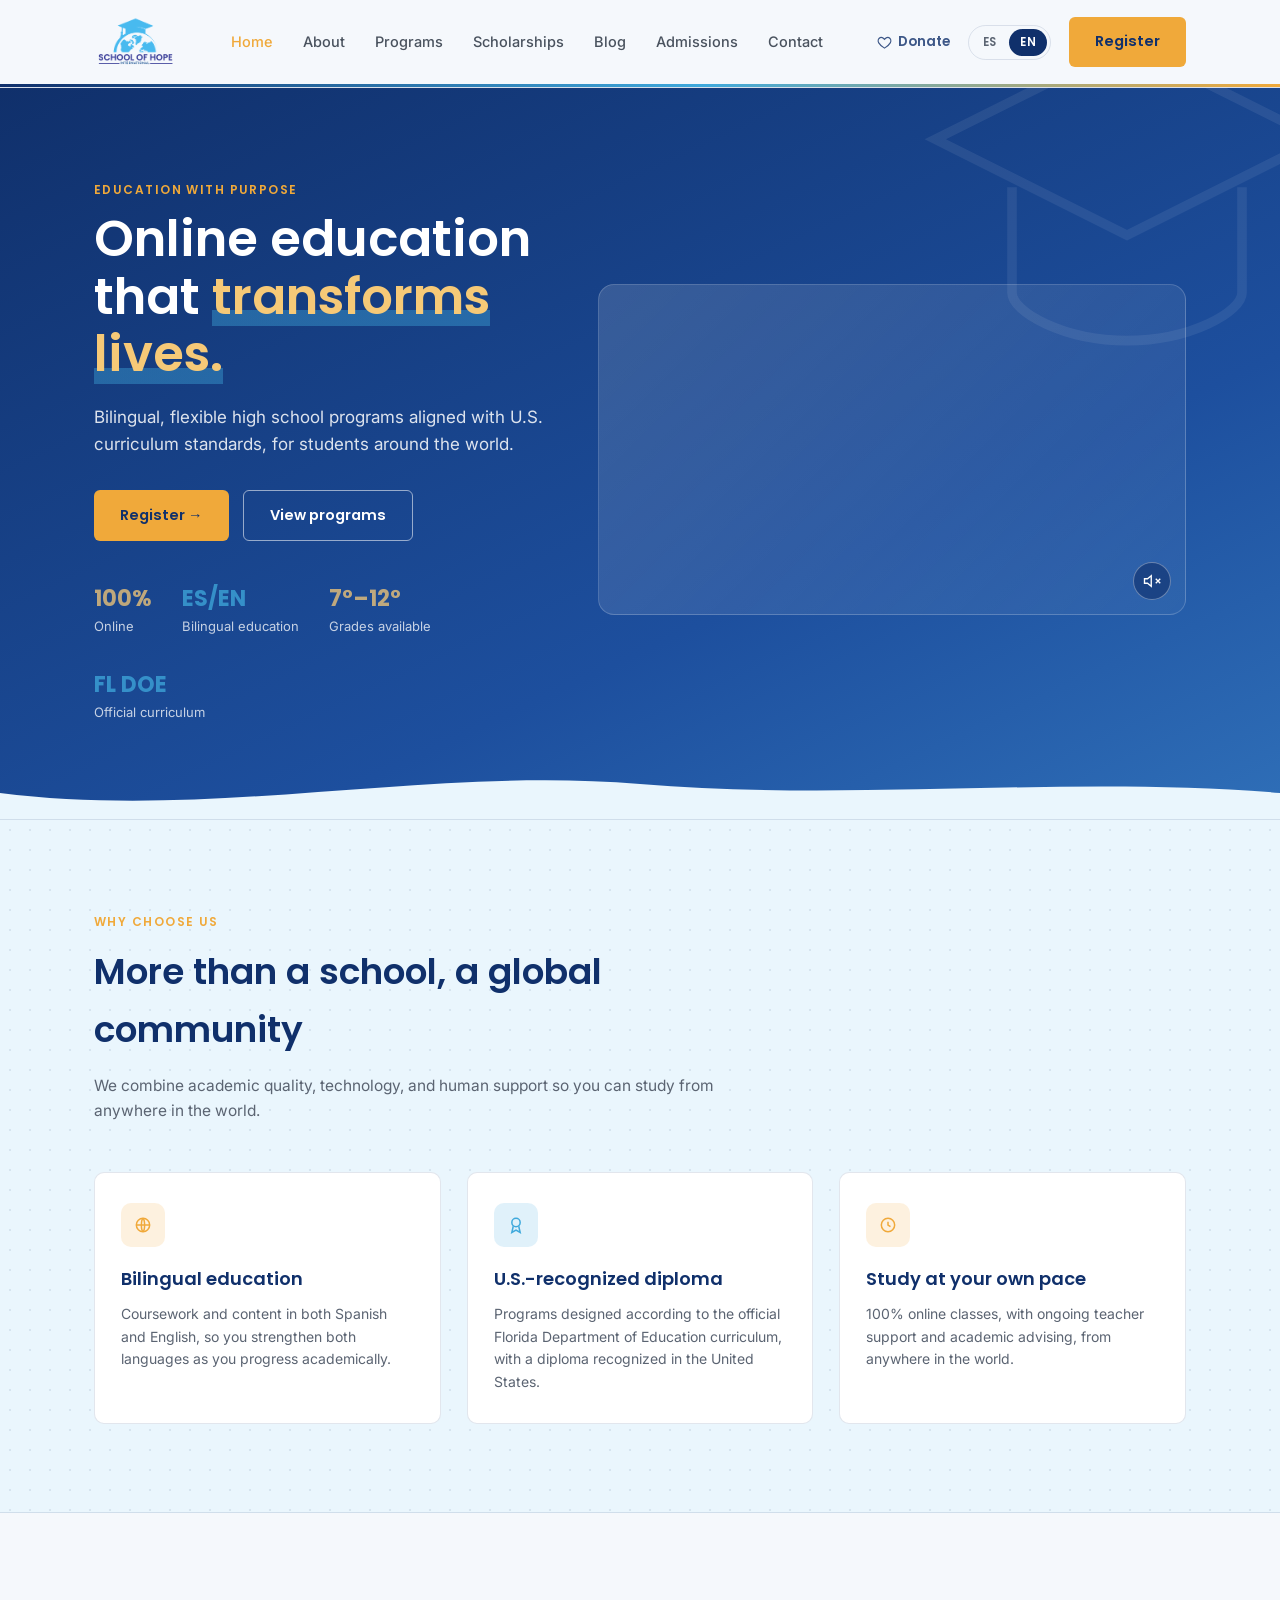
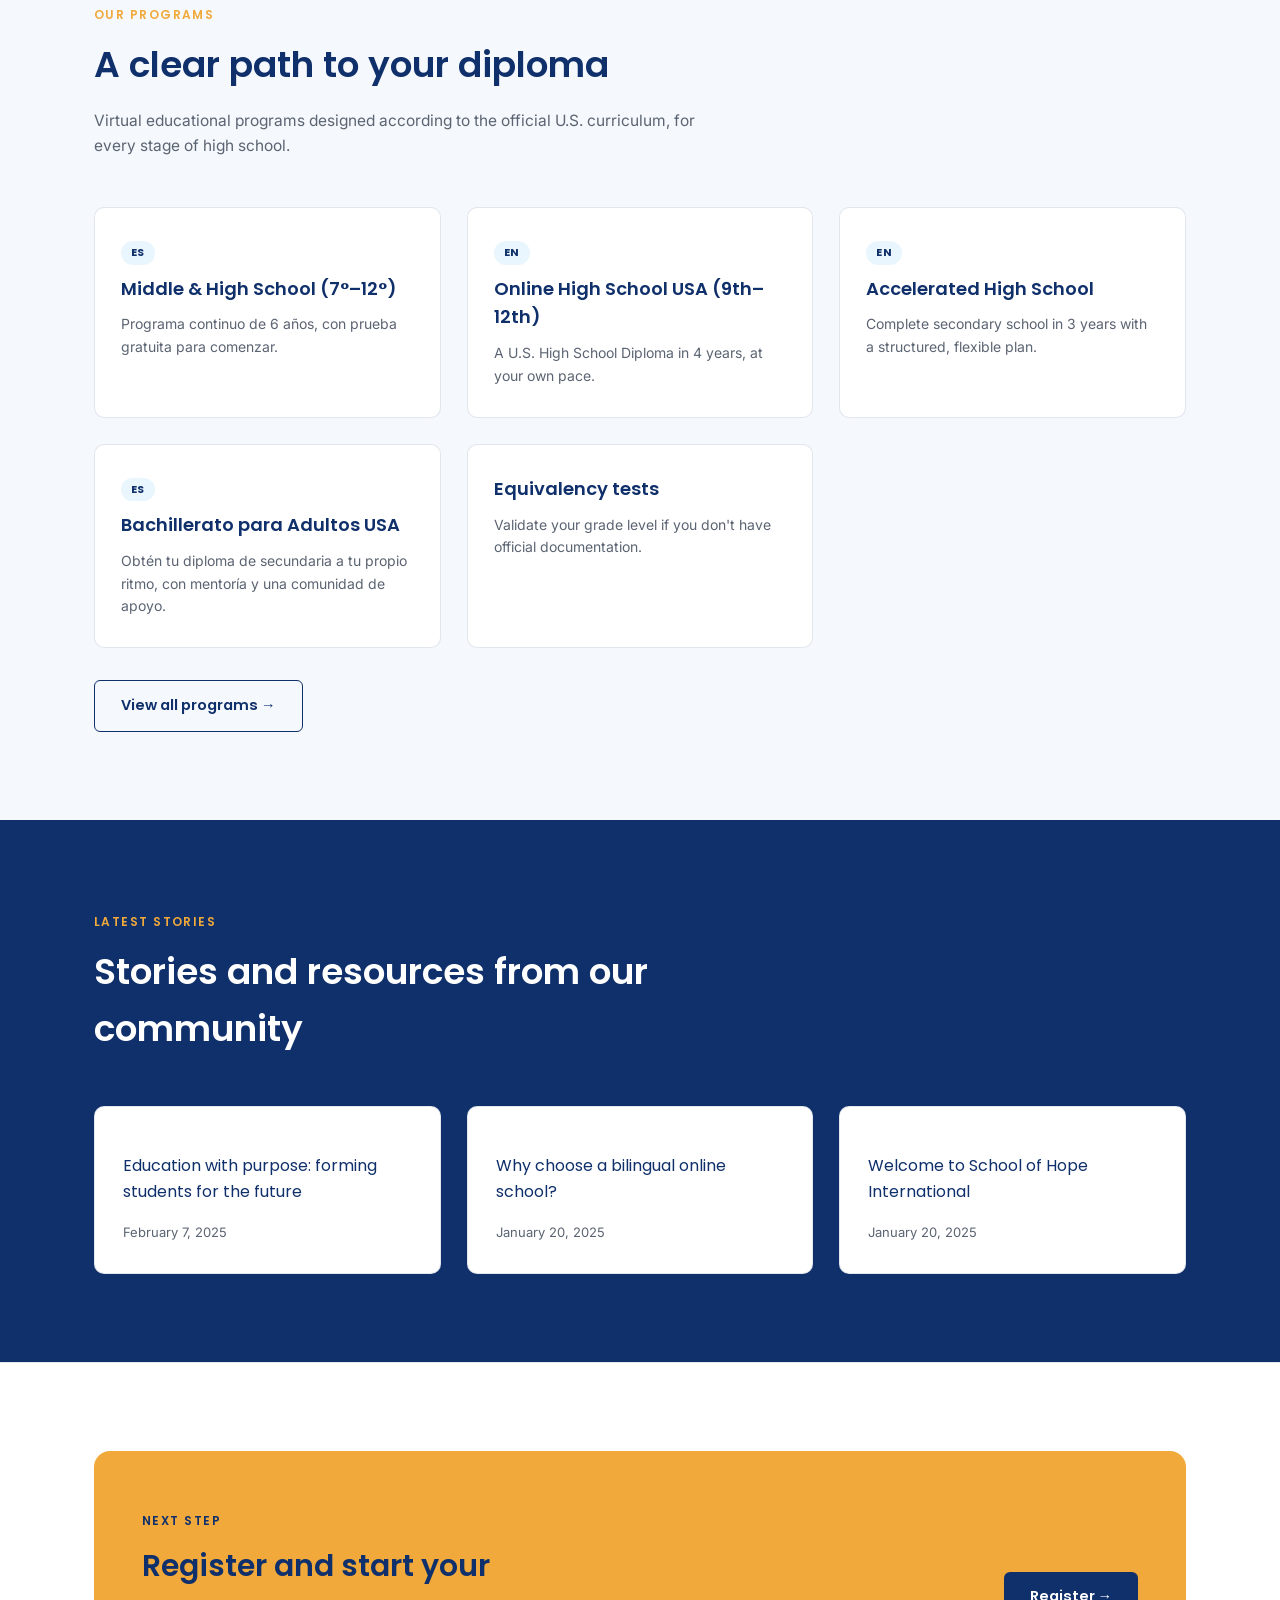
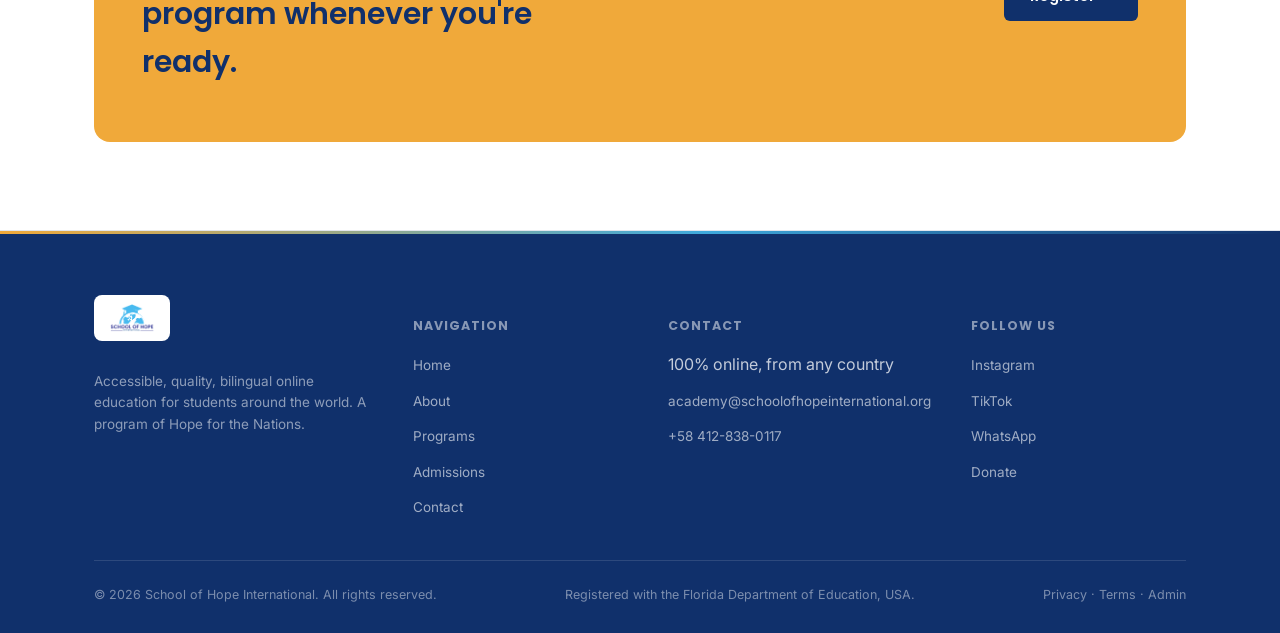
<file: index.html>
<!doctype html>
<html lang="es">
<head>
<meta charset="utf-8" />
<meta name="viewport" content="width=device-width, initial-scale=1" />

<!-- Google Analytics (GA4) -->
<script async src="https://www.googletagmanager.com/gtag/js?id=G-DV2L0M8P9F"></script>
<script>
  window.dataLayer = window.dataLayer || [];
  function gtag(){dataLayer.push(arguments);}
  gtag("js", new Date());
  gtag("config", "G-DV2L0M8P9F");
</script>
<title>School of Hope International — Inicio</title>
<meta name="description" content="School of Hope International: bachillerato online y bilingüe, registrado en el Departamento de Educación de Florida, para estudiantes de todo el mundo." />
<meta property="og:type" content="website">
<meta property="og:site_name" content="School of Hope International">
<meta property="og:title" content="School of Hope International — Educación en línea que transforma vidas">
<meta property="og:description" content="Programas de bachillerato bilingües y flexibles, alineados al currículo de Estados Unidos, para estudiantes de todo el mundo.">
<meta property="og:url" content="https://schoolofhopeinternational.org/">
<meta property="og:image" content="https://schoolofhopeinternational.org/assets/logo.png">
<meta name="twitter:card" content="summary_large_image">
<meta name="twitter:title" content="School of Hope International — Educación en línea que transforma vidas">
<meta name="twitter:description" content="Programas de bachillerato bilingües y flexibles, alineados al currículo de Estados Unidos, para estudiantes de todo el mundo.">
<meta name="twitter:image" content="https://schoolofhopeinternational.org/assets/logo.png">
<link rel="icon" type="image/svg+xml" href="favicon.svg">
<link rel="apple-touch-icon" href="assets/apple-touch-icon.png">
<link rel="preconnect" href="https://fonts.googleapis.com">
<link href="https://fonts.googleapis.com/css2?family=Inter:wght@400;500;600&family=Poppins:wght@500;600;700&display=swap" rel="stylesheet">
<link rel="stylesheet" href="css/style.css">
</head>
<body>

<header class="site-header">
  <nav class="nav container">
    <a href="index.html" class="brand">
      <img src="assets/logo.png" alt="School of Hope International" class="brand-logo">
    </a>
    <button class="nav-toggle" aria-label="Abrir menú"><span></span><span></span><span></span></button>
    <div class="nav-links">
      <a href="index.html" class="active"><span data-lang="es">Inicio</span><span data-lang="en" hidden>Home</span></a>
      <a href="sobre-nosotros.html"><span data-lang="es">Nosotros</span><span data-lang="en" hidden>About</span></a>
      <a href="programas.html"><span data-lang="es">Programas</span><span data-lang="en" hidden>Programs</span></a>
      <a href="becas.html"><span data-lang="es">Becas</span><span data-lang="en" hidden>Scholarships</span></a>
      <a href="blog.html"><span data-lang="es">Blog</span><span data-lang="en" hidden>Blog</span></a>
      <a href="admisiones.html"><span data-lang="es">Admisiones</span><span data-lang="en" hidden>Admissions</span></a>
      <a href="contacto.html"><span data-lang="es">Contacto</span><span data-lang="en" hidden>Contact</span></a>
    </div>
    <div class="nav-cta">
      <a href="https://www.paypal.com/donate?hosted_button_id=JWBZEQHW76WC4" class="donate-link" target="_blank" rel="noopener"><svg width="15" height="15" viewBox="0 0 24 24" fill="none" stroke="currentColor" stroke-width="1.8"><path d="M12 21s-7-4.3-9.5-8.8C1 9 2 5.5 5 4.2c2.3-1 4.7 0 7 2.8 2.3-2.8 4.7-3.8 7-2.8 3 1.3 4 4.8 2.5 8-2.5 4.5-9.5 8.8-9.5 8.8Z"/></svg><span data-lang="es">Donar</span><span data-lang="en" hidden>Donate</span></a>
      <div class="lang-switch">
        <button type="button" class="lang-btn" data-set-lang="es">ES</button>
        <button type="button" class="lang-btn" data-set-lang="en">EN</button>
      </div>
      <a href="https://academy.schoolofhopeinternational.org/registro" class="btn btn-primary" target="_blank" rel="noopener"><span data-lang="es">Regístrate</span><span data-lang="en" hidden>Register</span></a>
    </div>
  </nav>
</header>

<section class="hero">
  <svg class="hero-watermark" viewBox="0 0 24 24" fill="none" stroke="#fff" stroke-width="0.5" aria-hidden="true"><path d="M12 3 2 8l10 5 10-5-10-5Z"/><path d="M6 10.5V16c0 1 2.7 2.5 6 2.5s6-1.5 6-2.5v-5.5"/></svg>
  <div class="container hero-grid">
    <div>
      <span class="eyebrow"><span data-lang="es">Educación con propósito</span><span data-lang="en" hidden>Education with purpose</span></span>
      <h1 data-lang="es">Educación en línea que <span>transforma vidas.</span></h1>
      <h1 data-lang="en" hidden>Online education that <span>transforms lives.</span></h1>
      <p class="lead" data-lang="es">Programas de bachillerato bilingües y flexibles, alineados al currículo de Estados Unidos, para estudiantes de todo el mundo.</p>
      <p class="lead" data-lang="en" hidden>Bilingual, flexible high school programs aligned with U.S. curriculum standards, for students around the world.</p>
      <div class="hero-actions">
        <a href="https://academy.schoolofhopeinternational.org/registro" class="btn btn-primary" target="_blank" rel="noopener"><span data-lang="es">Regístrate →</span><span data-lang="en" hidden>Register →</span></a>
        <a href="programas.html" class="btn btn-outline"><span data-lang="es">Ver programas</span><span data-lang="en" hidden>View programs</span></a>
      </div>
      <div class="hero-stats">
        <div><strong>100%</strong><span data-lang="es">En línea</span><span data-lang="en" hidden>Online</span></div>
        <div><strong>ES/EN</strong><span data-lang="es">Educación bilingüe</span><span data-lang="en" hidden>Bilingual education</span></div>
        <div><strong>7°–12°</strong><span data-lang="es">Grados disponibles</span><span data-lang="en" hidden>Grades available</span></div>
        <div><strong>FL DOE</strong><span data-lang="es">Currículo oficial</span><span data-lang="en" hidden>Official curriculum</span></div>
      </div>
    </div>
    <div class="hero-visual hero-video">
      <div class="yt-bg-wrap">
        <iframe src="https://www.youtube.com/embed/GX32_cBIy74?autoplay=1&mute=1&loop=1&playlist=GX32_cBIy74&controls=0&modestbranding=1&rel=0&iv_load_policy=3&playsinline=1&disablekb=1&fs=0&enablejsapi=1" title="School of Hope International" frameborder="0" allow="autoplay; encrypted-media"></iframe>
      </div>
      <button type="button" class="yt-mute-toggle is-muted" aria-label="Activar sonido">
        <svg class="icon-muted" width="18" height="18" viewBox="0 0 24 24" fill="none" stroke="currentColor" stroke-width="1.8"><path d="M11 5 6 9H2v6h4l5 4V5Z"/><path d="M23 9l-6 6M17 9l6 6"/></svg>
        <svg class="icon-unmuted" width="18" height="18" viewBox="0 0 24 24" fill="none" stroke="currentColor" stroke-width="1.8"><path d="M11 5 6 9H2v6h4l5 4V5Z"/><path d="M15.5 8.5a5 5 0 0 1 0 7M19 5a9 9 0 0 1 0 14"/></svg>
      </button>
    </div>
  </div>
  <svg class="hero-wave" viewBox="0 0 1440 54" preserveAspectRatio="none" aria-hidden="true"><path d="M0 27 C 240 54 480 0 720 18 C 960 36 1200 9 1440 27 L1440 54 L0 54 Z"/></svg>
</section>

<section class="bg-sky">
  <div class="container">
    <div class="section-head">
      <span class="eyebrow"><span data-lang="es">Por qué elegirnos</span><span data-lang="en" hidden>Why choose us</span></span>
      <h2 data-lang="es">Más que una escuela, una comunidad global</h2>
      <h2 data-lang="en" hidden>More than a school, a global community</h2>
      <p class="sub" data-lang="es">Combinamos calidad académica, tecnología y acompañamiento humano para que estudies desde cualquier lugar del mundo.</p>
      <p class="sub" data-lang="en" hidden>We combine academic quality, technology, and human support so you can study from anywhere in the world.</p>
    </div>
    <div class="grid-3">
      <div class="card">
        <div class="icon"><svg width="20" height="20" viewBox="0 0 24 24" fill="none" stroke="currentColor" stroke-width="1.8"><circle cx="12" cy="12" r="8"/><path d="M4 12h16M12 4c2.6 2.4 2.6 13.6 0 16M12 4c-2.6 2.4-2.6 13.6 0 16"/></svg></div>
        <h3 data-lang="es">Educación bilingüe</h3>
        <h3 data-lang="en" hidden>Bilingual education</h3>
        <p data-lang="es">Clases y contenidos en español e inglés, diseñados para que domines ambos idiomas mientras avanzas académicamente.</p>
        <p data-lang="en" hidden>Coursework and content in both Spanish and English, so you strengthen both languages as you progress academically.</p>
      </div>
      <div class="card">
        <div class="icon"><svg width="20" height="20" viewBox="0 0 24 24" fill="none" stroke="currentColor" stroke-width="1.8"><circle cx="12" cy="9" r="5"/><path d="M8.7 13.5 7 21l5-3 5 3-1.7-7.5"/></svg></div>
        <h3 data-lang="es">Diploma reconocido en EE. UU.</h3>
        <h3 data-lang="en" hidden>U.S.-recognized diploma</h3>
        <p data-lang="es">Programas diseñados según el currículo oficial del Departamento de Educación de Florida, con un diploma reconocido en Estados Unidos.</p>
        <p data-lang="en" hidden>Programs designed according to the official Florida Department of Education curriculum, with a diploma recognized in the United States.</p>
      </div>
      <div class="card">
        <div class="icon"><svg width="20" height="20" viewBox="0 0 24 24" fill="none" stroke="currentColor" stroke-width="1.8"><circle cx="12" cy="12" r="8"/><path d="M12 8v4l3 2"/></svg></div>
        <h3 data-lang="es">Estudia a tu propio ritmo</h3>
        <h3 data-lang="en" hidden>Study at your own pace</h3>
        <p data-lang="es">Clases 100% en línea, con acompañamiento docente y asesoría académica constante, desde cualquier lugar del mundo.</p>
        <p data-lang="en" hidden>100% online classes, with ongoing teacher support and academic advising, from anywhere in the world.</p>
      </div>
    </div>
  </div>
</section>

<section>
  <div class="container">
    <div class="section-head">
      <span class="eyebrow"><span data-lang="es">Nuestros programas</span><span data-lang="en" hidden>Our programs</span></span>
      <h2 data-lang="es">Un camino claro hacia tu diploma</h2>
      <h2 data-lang="en" hidden>A clear path to your diploma</h2>
      <p class="sub" data-lang="es">Programas educativos virtuales diseñados según el currículo oficial de Estados Unidos, para cada etapa de la secundaria.</p>
      <p class="sub" data-lang="en" hidden>Virtual educational programs designed according to the official U.S. curriculum, for every stage of high school.</p>
    </div>
    <div class="grid-3">
      <a class="card" href="https://academy.schoolofhopeinternational.org/programa/792ff15c18c747e6aa528db35e0d0b63" target="_blank" rel="noopener">
        <span class="lang-tag">ES</span>
        <h3>Middle &amp; High School (7°–12°)</h3>
        <p>Programa continuo de 6 años, con prueba gratuita para comenzar.</p>
      </a>
      <a class="card" href="https://academy.schoolofhopeinternational.org/programa/ba31f46ac0d44ea8a9c92f5cd79aa5ec" target="_blank" rel="noopener">
        <span class="lang-tag">EN</span>
        <h3>Online High School USA (9th–12th)</h3>
        <p>A U.S. High School Diploma in 4 years, at your own pace.</p>
      </a>
      <a class="card" href="https://academy.schoolofhopeinternational.org/programa/1cf9a63f61774acea2042615d409875a" target="_blank" rel="noopener">
        <span class="lang-tag">EN</span>
        <h3>Accelerated High School</h3>
        <p>Complete secondary school in 3 years with a structured, flexible plan.</p>
      </a>
      <a class="card" href="https://academy.schoolofhopeinternational.org/programa/bfe53507c822423aa948ecc9791ba4a4" target="_blank" rel="noopener">
        <span class="lang-tag">ES</span>
        <h3>Bachillerato para Adultos USA</h3>
        <p>Obtén tu diploma de secundaria a tu propio ritmo, con mentoría y una comunidad de apoyo.</p>
      </a>
      <a class="card" href="https://academy.schoolofhopeinternational.org/" target="_blank" rel="noopener">
        <h3 data-lang="es">Pruebas de equivalencia</h3>
        <h3 data-lang="en" hidden>Equivalency tests</h3>
        <p data-lang="es">Valida tu grado escolar si no cuentas con documentación oficial.</p>
        <p data-lang="en" hidden>Validate your grade level if you don't have official documentation.</p>
      </a>
    </div>
    <div style="margin-top:32px;">
      <a href="programas.html" class="btn btn-outline-navy"><span data-lang="es">Ver todos los programas →</span><span data-lang="en" hidden>View all programs →</span></a>
    </div>
  </div>
</section>

<section class="bg-navy">
  <div class="container">
    <div class="section-head">
      <span class="eyebrow"><span data-lang="es">Últimas historias</span><span data-lang="en" hidden>Latest stories</span></span>
      <h2 data-lang="es">Historias y recursos de nuestra comunidad</h2>
      <h2 data-lang="en" hidden>Stories and resources from our community</h2>
    </div>
    <div class="grid-3">
      <div class="quote-card">
        <p class="quote-text" style="font-style:normal;" data-lang="es"><a href="https://schoolofhopeinternational.org/educacion-con-proposito/" target="_blank" rel="noopener">Educación con propósito: formando estudiantes para el futuro</a></p>
        <p class="quote-text" style="font-style:normal;" data-lang="en" hidden><a href="https://schoolofhopeinternational.org/educacion-con-proposito/" target="_blank" rel="noopener">Education with purpose: forming students for the future</a></p>
        <div class="attribution"><span data-lang="es">febrero 7, 2025</span><span data-lang="en" hidden>February 7, 2025</span></div>
      </div>
      <div class="quote-card">
        <p class="quote-text" style="font-style:normal;" data-lang="es"><a href="https://schoolofhopeinternational.org/escuela-online-bilingue/" target="_blank" rel="noopener">¿Por qué elegir una escuela online bilingüe?</a></p>
        <p class="quote-text" style="font-style:normal;" data-lang="en" hidden><a href="https://schoolofhopeinternational.org/escuela-online-bilingue/" target="_blank" rel="noopener">Why choose a bilingual online school?</a></p>
        <div class="attribution"><span data-lang="es">enero 20, 2025</span><span data-lang="en" hidden>January 20, 2025</span></div>
      </div>
      <div class="quote-card">
        <p class="quote-text" style="font-style:normal;" data-lang="es"><a href="https://schoolofhopeinternational.org/bienvenidos-a-school-of-hope-international/" target="_blank" rel="noopener">Bienvenidos a School of Hope International</a></p>
        <p class="quote-text" style="font-style:normal;" data-lang="en" hidden><a href="https://schoolofhopeinternational.org/bienvenidos-a-school-of-hope-international/" target="_blank" rel="noopener">Welcome to School of Hope International</a></p>
        <div class="attribution"><span data-lang="es">enero 20, 2025</span><span data-lang="en" hidden>January 20, 2025</span></div>
      </div>
    </div>
  </div>
</section>

<section class="bg-alt">
  <div class="container">
    <div class="cta-banner">
      <div>
        <span class="eyebrow" style="color:var(--navy);"><span data-lang="es">Próximo paso</span><span data-lang="en" hidden>Next step</span></span>
        <h2 data-lang="es">Regístrate y comienza tu programa cuando quieras.</h2>
        <h2 data-lang="en" hidden>Register and start your program whenever you're ready.</h2>
      </div>
      <a href="https://academy.schoolofhopeinternational.org/registro" class="btn" style="background:var(--navy); color:#fff;" target="_blank" rel="noopener"><span data-lang="es">Regístrate →</span><span data-lang="en" hidden>Register →</span></a>
    </div>
  </div>
</section>

<footer class="site-footer">
  <div class="container">
    <div class="footer-grid">
      <div>
        <div class="footer-logo-card"><img src="assets/logo.png" alt="School of Hope International"></div>
        <p class="desc" data-lang="es">Educación bilingüe en línea, accesible y de calidad, para estudiantes de todo el mundo. Un programa de Hope for the Nations.</p>
        <p class="desc" data-lang="en" hidden>Accessible, quality, bilingual online education for students around the world. A program of Hope for the Nations.</p>
      </div>
      <div>
        <h5><span data-lang="es">Navegación</span><span data-lang="en" hidden>Navigation</span></h5>
        <ul class="footer-links">
          <li><a href="index.html"><span data-lang="es">Inicio</span><span data-lang="en" hidden>Home</span></a></li>
          <li><a href="sobre-nosotros.html"><span data-lang="es">Nosotros</span><span data-lang="en" hidden>About</span></a></li>
          <li><a href="programas.html"><span data-lang="es">Programas</span><span data-lang="en" hidden>Programs</span></a></li>
          <li><a href="admisiones.html"><span data-lang="es">Admisiones</span><span data-lang="en" hidden>Admissions</span></a></li>
          <li><a href="contacto.html"><span data-lang="es">Contacto</span><span data-lang="en" hidden>Contact</span></a></li>
        </ul>
      </div>
      <div>
        <h5><span data-lang="es">Contacto</span><span data-lang="en" hidden>Contact</span></h5>
        <ul class="footer-links">
          <li><span data-lang="es">100% en línea, desde cualquier país</span><span data-lang="en" hidden>100% online, from any country</span></li>
          <li><a href="mailto:academy@schoolofhopeinternational.org">academy@schoolofhopeinternational.org</a></li>
          <li><a href="tel:+584128380117">+58 412-838-0117</a></li>
        </ul>
      </div>
      <div>
        <h5><span data-lang="es">Síguenos</span><span data-lang="en" hidden>Follow us</span></h5>
        <ul class="footer-links">
          <li><a href="https://instagram.com/schoolofhopeinternational" target="_blank" rel="noopener">Instagram</a></li>
          <li><a href="https://tiktok.com/@school.of.hope.in" target="_blank" rel="noopener">TikTok</a></li>
          <li><a href="https://wa.me/584243558239" target="_blank" rel="noopener">WhatsApp</a></li>
          <li><a href="https://www.paypal.com/donate?hosted_button_id=JWBZEQHW76WC4" target="_blank" rel="noopener"><span data-lang="es">Donar</span><span data-lang="en" hidden>Donate</span></a></li>
        </ul>
      </div>
    </div>
    <div class="footer-bottom">
      <span data-lang="es">© 2026 School of Hope International. Todos los derechos reservados.</span>
      <span data-lang="en" hidden>© 2026 School of Hope International. All rights reserved.</span>
      <span data-lang="es">Registrada en el Departamento de Educación de Florida, EE. UU.</span>
      <span data-lang="en" hidden>Registered with the Florida Department of Education, USA.</span>
      <span><a href="privacidad.html"><span data-lang="es">Privacidad</span><span data-lang="en" hidden>Privacy</span></a> · <a href="terminos.html"><span data-lang="es">Términos</span><span data-lang="en" hidden>Terms</span></a> · <a href="admin/index.html">Admin</a></span>
    </div>
  </div>
</footer>
<script src="js/script.js?v=2"></script>
<script src="js/popup.js?v=1"></script>
</body>
</html>
</file>
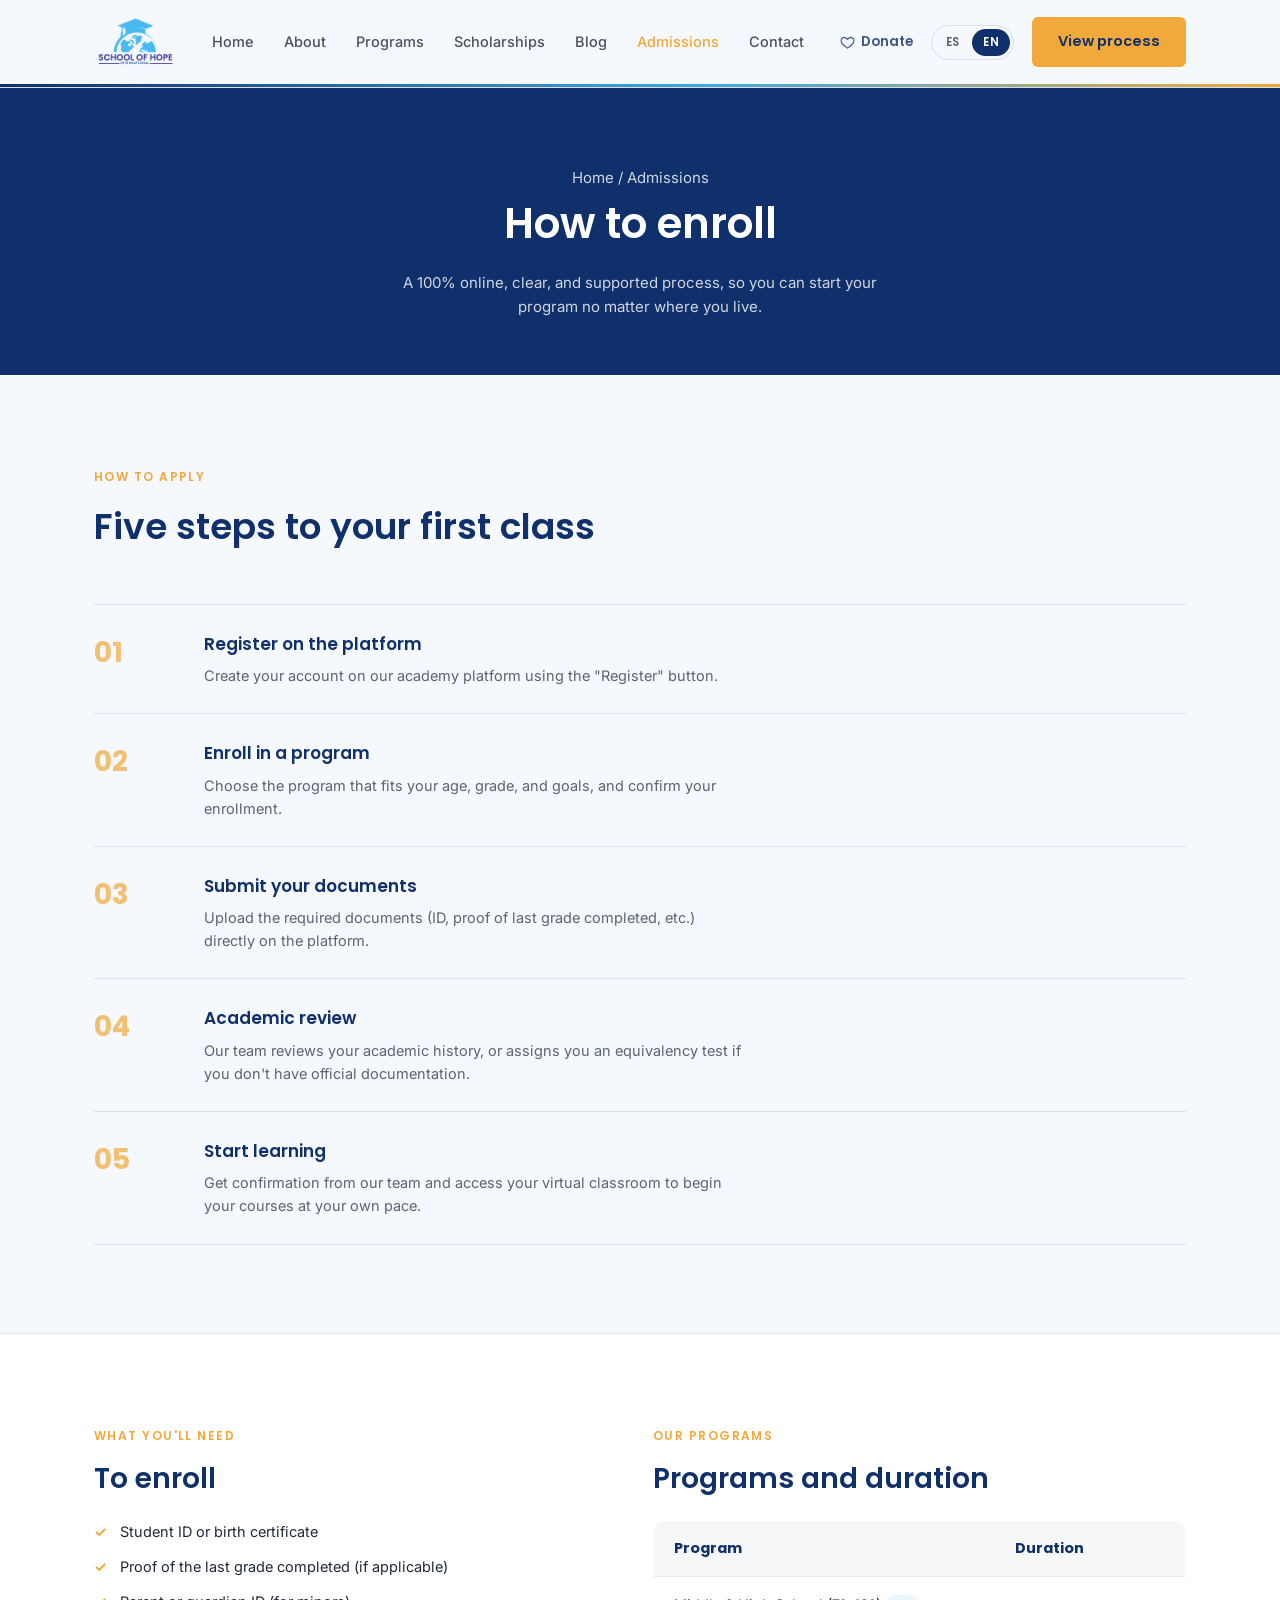
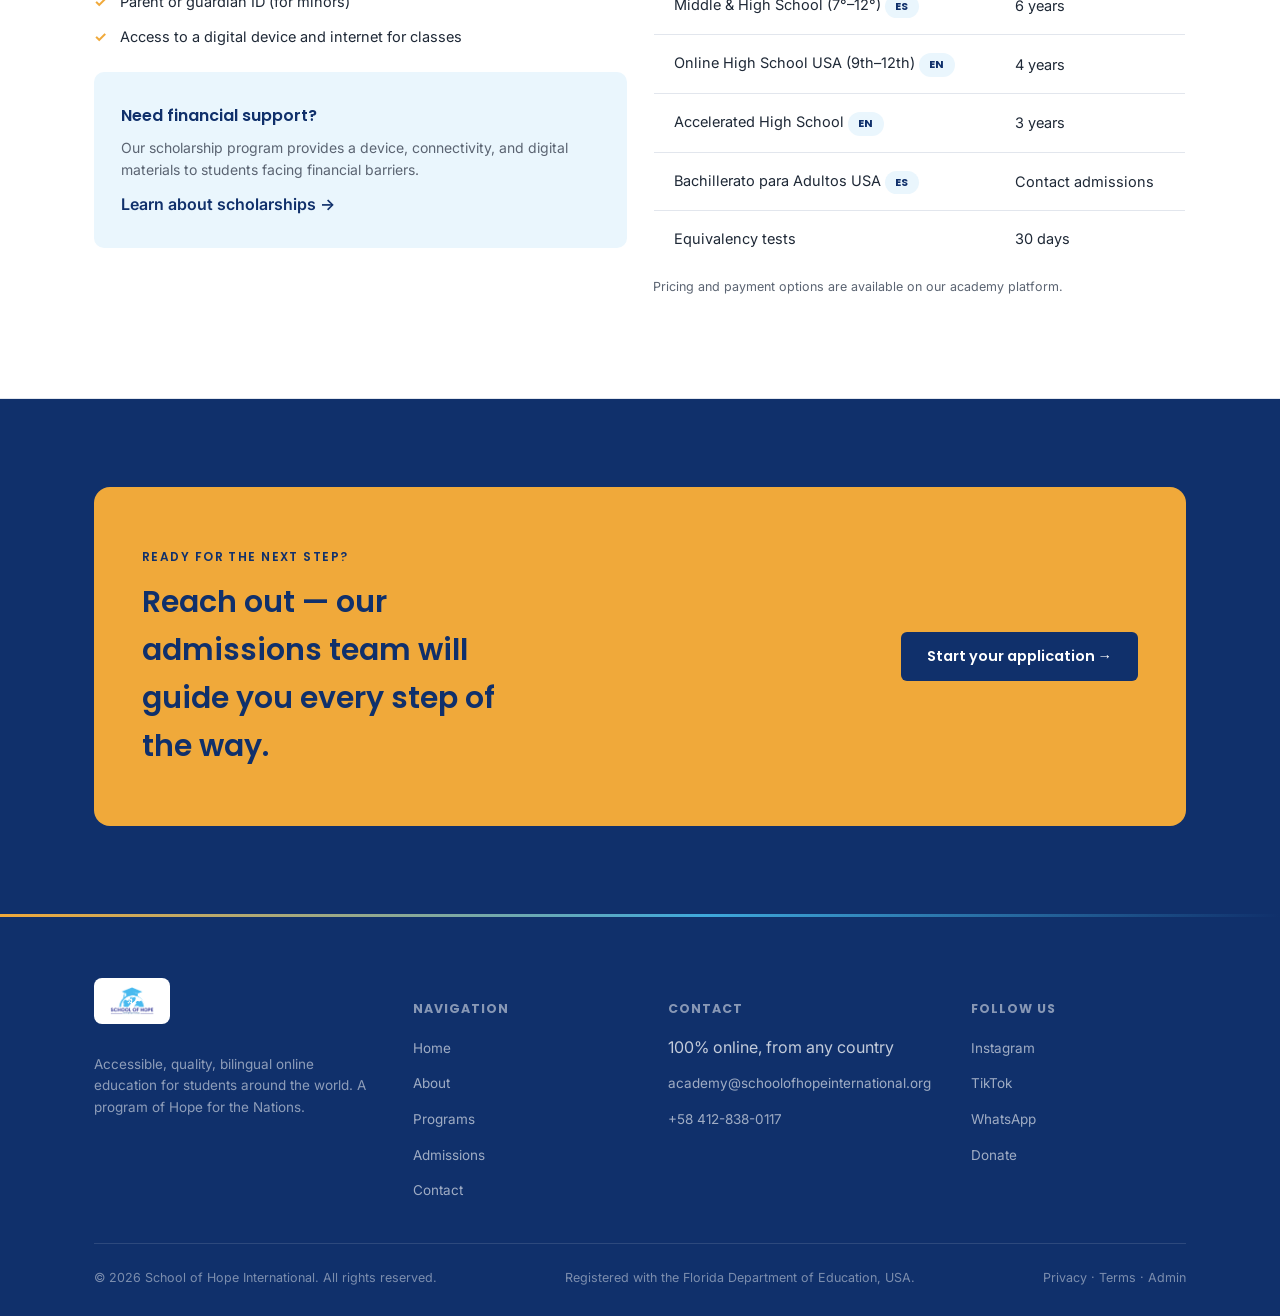
<file: admisiones.html>
<!doctype html>
<html lang="es">
<head>
<meta charset="utf-8" />
<meta name="viewport" content="width=device-width, initial-scale=1" />

<!-- Google Analytics (GA4) -->
<script async src="https://www.googletagmanager.com/gtag/js?id=G-DV2L0M8P9F"></script>
<script>
  window.dataLayer = window.dataLayer || [];
  function gtag(){dataLayer.push(arguments);}
  gtag("js", new Date());
  gtag("config", "G-DV2L0M8P9F");
</script>
<title>School of Hope International — Admisiones</title>
<meta name="description" content="Un proceso 100% en línea, claro y acompañado, para que empieces tu programa sin importar dónde vivas.">
<meta property="og:type" content="website">
<meta property="og:site_name" content="School of Hope International">
<meta property="og:title" content="Cómo inscribirte — School of Hope International">
<meta property="og:description" content="Un proceso 100% en línea, claro y acompañado, para que empieces tu programa sin importar dónde vivas.">
<meta property="og:url" content="https://schoolofhopeinternational.org/admisiones.html">
<meta property="og:image" content="https://schoolofhopeinternational.org/assets/logo.png">
<meta name="twitter:card" content="summary_large_image">
<meta name="twitter:title" content="Cómo inscribirte — School of Hope International">
<meta name="twitter:description" content="Un proceso 100% en línea, claro y acompañado, para que empieces tu programa sin importar dónde vivas.">
<meta name="twitter:image" content="https://schoolofhopeinternational.org/assets/logo.png">
<link rel="icon" type="image/svg+xml" href="favicon.svg">
<link rel="apple-touch-icon" href="assets/apple-touch-icon.png">
<link rel="preconnect" href="https://fonts.googleapis.com">
<link href="https://fonts.googleapis.com/css2?family=Inter:wght@400;500;600&family=Poppins:wght@500;600;700&display=swap" rel="stylesheet">
<link rel="stylesheet" href="css/style.css">
</head>
<body>

<header class="site-header">
  <nav class="nav container">
    <a href="index.html" class="brand">
      <img src="assets/logo.png" alt="School of Hope International" class="brand-logo">
    </a>
    <button class="nav-toggle" aria-label="Abrir menú"><span></span><span></span><span></span></button>
    <div class="nav-links">
      <a href="index.html"><span data-lang="es">Inicio</span><span data-lang="en" hidden>Home</span></a>
      <a href="sobre-nosotros.html"><span data-lang="es">Nosotros</span><span data-lang="en" hidden>About</span></a>
      <a href="programas.html"><span data-lang="es">Programas</span><span data-lang="en" hidden>Programs</span></a>
      <a href="becas.html"><span data-lang="es">Becas</span><span data-lang="en" hidden>Scholarships</span></a>
      <a href="blog.html"><span data-lang="es">Blog</span><span data-lang="en" hidden>Blog</span></a>
      <a href="admisiones.html" class="active"><span data-lang="es">Admisiones</span><span data-lang="en" hidden>Admissions</span></a>
      <a href="contacto.html"><span data-lang="es">Contacto</span><span data-lang="en" hidden>Contact</span></a>
    </div>
    <div class="nav-cta">
      <a href="https://www.paypal.com/donate?hosted_button_id=JWBZEQHW76WC4" class="donate-link" target="_blank" rel="noopener"><svg width="15" height="15" viewBox="0 0 24 24" fill="none" stroke="currentColor" stroke-width="1.8"><path d="M12 21s-7-4.3-9.5-8.8C1 9 2 5.5 5 4.2c2.3-1 4.7 0 7 2.8 2.3-2.8 4.7-3.8 7-2.8 3 1.3 4 4.8 2.5 8-2.5 4.5-9.5 8.8-9.5 8.8Z"/></svg><span data-lang="es">Donar</span><span data-lang="en" hidden>Donate</span></a>
      <div class="lang-switch">
        <button type="button" class="lang-btn" data-set-lang="es">ES</button>
        <button type="button" class="lang-btn" data-set-lang="en">EN</button>
      </div>
      <a href="#proceso" class="btn btn-primary"><span data-lang="es">Ver proceso</span><span data-lang="en" hidden>View process</span></a>
    </div>
  </nav>
</header>

<div class="page-header">
  <div class="container">
    <p class="breadcrumb"><span data-lang="es">Inicio / Admisiones</span><span data-lang="en" hidden>Home / Admissions</span></p>
    <h1 data-lang="es">Cómo inscribirte</h1>
    <h1 data-lang="en" hidden>How to enroll</h1>
    <p data-lang="es">Un proceso 100% en línea, claro y acompañado, para que empieces tu programa sin importar dónde vivas.</p>
    <p data-lang="en" hidden>A 100% online, clear, and supported process, so you can start your program no matter where you live.</p>
  </div>
</div>

<section id="proceso">
  <div class="container">
    <div class="section-head">
      <span class="eyebrow"><span data-lang="es">Cómo aplicar</span><span data-lang="en" hidden>How to apply</span></span>
      <h2 data-lang="es">Cinco pasos hasta tu primera clase</h2>
      <h2 data-lang="en" hidden>Five steps to your first class</h2>
    </div>
    <div class="timeline">
      <div class="timeline-item">
        <span class="step-num">01</span>
        <div>
          <h3 data-lang="es">Regístrate en la plataforma</h3><h3 data-lang="en" hidden>Register on the platform</h3>
          <p data-lang="es">Crea tu cuenta en nuestra plataforma educativa desde el botón "Regístrate".</p>
          <p data-lang="en" hidden>Create your account on our academy platform using the "Register" button.</p>
        </div>
      </div>
      <div class="timeline-item">
        <span class="step-num">02</span>
        <div>
          <h3 data-lang="es">Inscríbete en un programa</h3><h3 data-lang="en" hidden>Enroll in a program</h3>
          <p data-lang="es">Elige el programa que se ajuste a tu edad, grado y objetivos, y confirma tu inscripción.</p>
          <p data-lang="en" hidden>Choose the program that fits your age, grade, and goals, and confirm your enrollment.</p>
        </div>
      </div>
      <div class="timeline-item">
        <span class="step-num">03</span>
        <div>
          <h3 data-lang="es">Envía tu documentación</h3><h3 data-lang="en" hidden>Submit your documents</h3>
          <p data-lang="es">Sube los documentos requeridos (identificación, certificado del último grado, etc.) directamente en la plataforma.</p>
          <p data-lang="en" hidden>Upload the required documents (ID, proof of last grade completed, etc.) directly on the platform.</p>
        </div>
      </div>
      <div class="timeline-item">
        <span class="step-num">04</span>
        <div>
          <h3 data-lang="es">Revisión académica</h3><h3 data-lang="en" hidden>Academic review</h3>
          <p data-lang="es">Nuestro equipo revisa tu historial académico, o te asigna una prueba de equivalencia si no cuentas con documentación oficial.</p>
          <p data-lang="en" hidden>Our team reviews your academic history, or assigns you an equivalency test if you don't have official documentation.</p>
        </div>
      </div>
      <div class="timeline-item">
        <span class="step-num">05</span>
        <div>
          <h3 data-lang="es">Comienza a estudiar</h3><h3 data-lang="en" hidden>Start learning</h3>
          <p data-lang="es">Recibe la confirmación de tu equipo y accede a tu aula virtual para comenzar tus cursos a tu propio ritmo.</p>
          <p data-lang="en" hidden>Get confirmation from our team and access your virtual classroom to begin your courses at your own pace.</p>
        </div>
      </div>
    </div>
  </div>
</section>

<section class="bg-alt">
  <div class="container grid-2">
    <div>
      <span class="eyebrow"><span data-lang="es">Qué necesitas</span><span data-lang="en" hidden>What you'll need</span></span>
      <h2 style="font-size:28px; margin-bottom:18px;" data-lang="es">Para tu inscripción</h2>
      <h2 style="font-size:28px; margin-bottom:18px;" data-lang="en" hidden>To enroll</h2>
      <ul class="list-check">
        <li data-lang="es">Identificación o partida de nacimiento del estudiante</li>
        <li data-lang="en" hidden>Student ID or birth certificate</li>
        <li data-lang="es">Certificado del último grado aprobado (si aplica)</li>
        <li data-lang="en" hidden>Proof of the last grade completed (if applicable)</li>
        <li data-lang="es">Identificación de padre, madre o representante (menores de edad)</li>
        <li data-lang="en" hidden>Parent or guardian ID (for minors)</li>
        <li data-lang="es">Acceso a un dispositivo digital e internet para las clases</li>
        <li data-lang="en" hidden>Access to a digital device and internet for classes</li>
      </ul>
      <div class="card" style="margin-top:24px; background:var(--sky-soft); border-color:transparent;">
        <h3 style="font-size:16px; margin-bottom:8px;" data-lang="es">¿Necesitas apoyo financiero?</h3>
        <h3 style="font-size:16px; margin-bottom:8px;" data-lang="en" hidden>Need financial support?</h3>
        <p style="font-size:14px;" data-lang="es">Nuestro programa de becas brinda acceso a dispositivo, conectividad y materiales digitales a estudiantes que enfrentan barreras económicas.</p>
        <p style="font-size:14px;" data-lang="en" hidden>Our scholarship program provides a device, connectivity, and digital materials to students facing financial barriers.</p>
        <a href="becas.html" style="display:inline-block; margin-top:10px; font-weight:600; color:var(--navy);"><span data-lang="es">Conoce las becas →</span><span data-lang="en" hidden>Learn about scholarships →</span></a>
      </div>
    </div>
    <div>
      <span class="eyebrow"><span data-lang="es">Nuestros programas</span><span data-lang="en" hidden>Our programs</span></span>
      <h2 style="font-size:28px; margin-bottom:18px;" data-lang="es">Programas y duración</h2>
      <h2 style="font-size:28px; margin-bottom:18px;" data-lang="en" hidden>Programs and duration</h2>
      <table class="pricing-table">
        <thead>
          <tr>
            <th data-lang="es">Programa</th><th data-lang="en" hidden>Program</th>
            <th data-lang="es">Duración</th><th data-lang="en" hidden>Duration</th>
          </tr>
        </thead>
        <tbody>
          <tr><td>Middle &amp; High School (7°–12°) <span class="lang-tag" style="margin:0;">ES</span></td><td data-lang="es">6 años</td><td data-lang="en" hidden>6 years</td></tr>
          <tr><td>Online High School USA (9th–12th) <span class="lang-tag" style="margin:0;">EN</span></td><td data-lang="es">4 años</td><td data-lang="en" hidden>4 years</td></tr>
          <tr><td>Accelerated High School <span class="lang-tag" style="margin:0;">EN</span></td><td data-lang="es">3 años</td><td data-lang="en" hidden>3 years</td></tr>
          <tr><td>Bachillerato para Adultos USA <span class="lang-tag" style="margin:0;">ES</span></td><td data-lang="es">Consulta con admisiones</td><td data-lang="en" hidden>Contact admissions</td></tr>
          <tr><td data-lang="es">Pruebas de equivalencia</td><td data-lang="en" hidden>Equivalency tests</td><td data-lang="es">30 días</td><td data-lang="en" hidden>30 days</td></tr>
        </tbody>
      </table>
      <p class="form-note" data-lang="es">Los precios y modalidades de pago están disponibles en nuestra plataforma educativa.</p>
      <p class="form-note" data-lang="en" hidden>Pricing and payment options are available on our academy platform.</p>
    </div>
  </div>
</section>

<section class="bg-navy">
  <div class="container">
    <div class="cta-banner">
      <div>
        <span class="eyebrow" style="color:var(--navy);"><span data-lang="es">¿List@ para el siguiente paso?</span><span data-lang="en" hidden>Ready for the next step?</span></span>
        <h2 style="color:var(--navy);" data-lang="es">Escríbenos, nuestro equipo de admisiones te acompaña en cada paso.</h2>
        <h2 style="color:var(--navy);" data-lang="en" hidden>Reach out — our admissions team will guide you every step of the way.</h2>
      </div>
      <a href="contacto.html" class="btn" style="background:var(--navy); color:#fff;"><span data-lang="es">Iniciar solicitud →</span><span data-lang="en" hidden>Start your application →</span></a>
    </div>
  </div>
</section>

<footer class="site-footer">
  <div class="container">
    <div class="footer-grid">
      <div>
        <div class="footer-logo-card"><img src="assets/logo.png" alt="School of Hope International"></div>
        <p class="desc" data-lang="es">Educación bilingüe en línea, accesible y de calidad, para estudiantes de todo el mundo. Un programa de Hope for the Nations.</p>
        <p class="desc" data-lang="en" hidden>Accessible, quality, bilingual online education for students around the world. A program of Hope for the Nations.</p>
      </div>
      <div>
        <h5><span data-lang="es">Navegación</span><span data-lang="en" hidden>Navigation</span></h5>
        <ul class="footer-links">
          <li><a href="index.html"><span data-lang="es">Inicio</span><span data-lang="en" hidden>Home</span></a></li>
          <li><a href="sobre-nosotros.html"><span data-lang="es">Nosotros</span><span data-lang="en" hidden>About</span></a></li>
          <li><a href="programas.html"><span data-lang="es">Programas</span><span data-lang="en" hidden>Programs</span></a></li>
          <li><a href="admisiones.html"><span data-lang="es">Admisiones</span><span data-lang="en" hidden>Admissions</span></a></li>
          <li><a href="contacto.html"><span data-lang="es">Contacto</span><span data-lang="en" hidden>Contact</span></a></li>
        </ul>
      </div>
      <div>
        <h5><span data-lang="es">Contacto</span><span data-lang="en" hidden>Contact</span></h5>
        <ul class="footer-links">
          <li><span data-lang="es">100% en línea, desde cualquier país</span><span data-lang="en" hidden>100% online, from any country</span></li>
          <li><a href="mailto:academy@schoolofhopeinternational.org">academy@schoolofhopeinternational.org</a></li>
          <li><a href="tel:+584128380117">+58 412-838-0117</a></li>
        </ul>
      </div>
      <div>
        <h5><span data-lang="es">Síguenos</span><span data-lang="en" hidden>Follow us</span></h5>
        <ul class="footer-links">
          <li><a href="https://instagram.com/schoolofhopeinternational" target="_blank" rel="noopener">Instagram</a></li>
          <li><a href="https://tiktok.com/@school.of.hope.in" target="_blank" rel="noopener">TikTok</a></li>
          <li><a href="https://wa.me/584243558239" target="_blank" rel="noopener">WhatsApp</a></li>
          <li><a href="https://www.paypal.com/donate?hosted_button_id=JWBZEQHW76WC4" target="_blank" rel="noopener"><span data-lang="es">Donar</span><span data-lang="en" hidden>Donate</span></a></li>
        </ul>
      </div>
    </div>
    <div class="footer-bottom">
      <span data-lang="es">© 2026 School of Hope International. Todos los derechos reservados.</span>
      <span data-lang="en" hidden>© 2026 School of Hope International. All rights reserved.</span>
      <span data-lang="es">Registrada en el Departamento de Educación de Florida, EE. UU.</span>
      <span data-lang="en" hidden>Registered with the Florida Department of Education, USA.</span>
      <span><a href="privacidad.html"><span data-lang="es">Privacidad</span><span data-lang="en" hidden>Privacy</span></a> · <a href="terminos.html"><span data-lang="es">Términos</span><span data-lang="en" hidden>Terms</span></a> · <a href="admin/index.html">Admin</a></span>
    </div>
  </div>
</footer>
<script src="js/script.js?v=2"></script>
<script src="js/popup.js?v=1"></script>
</body>
</html>
</file>
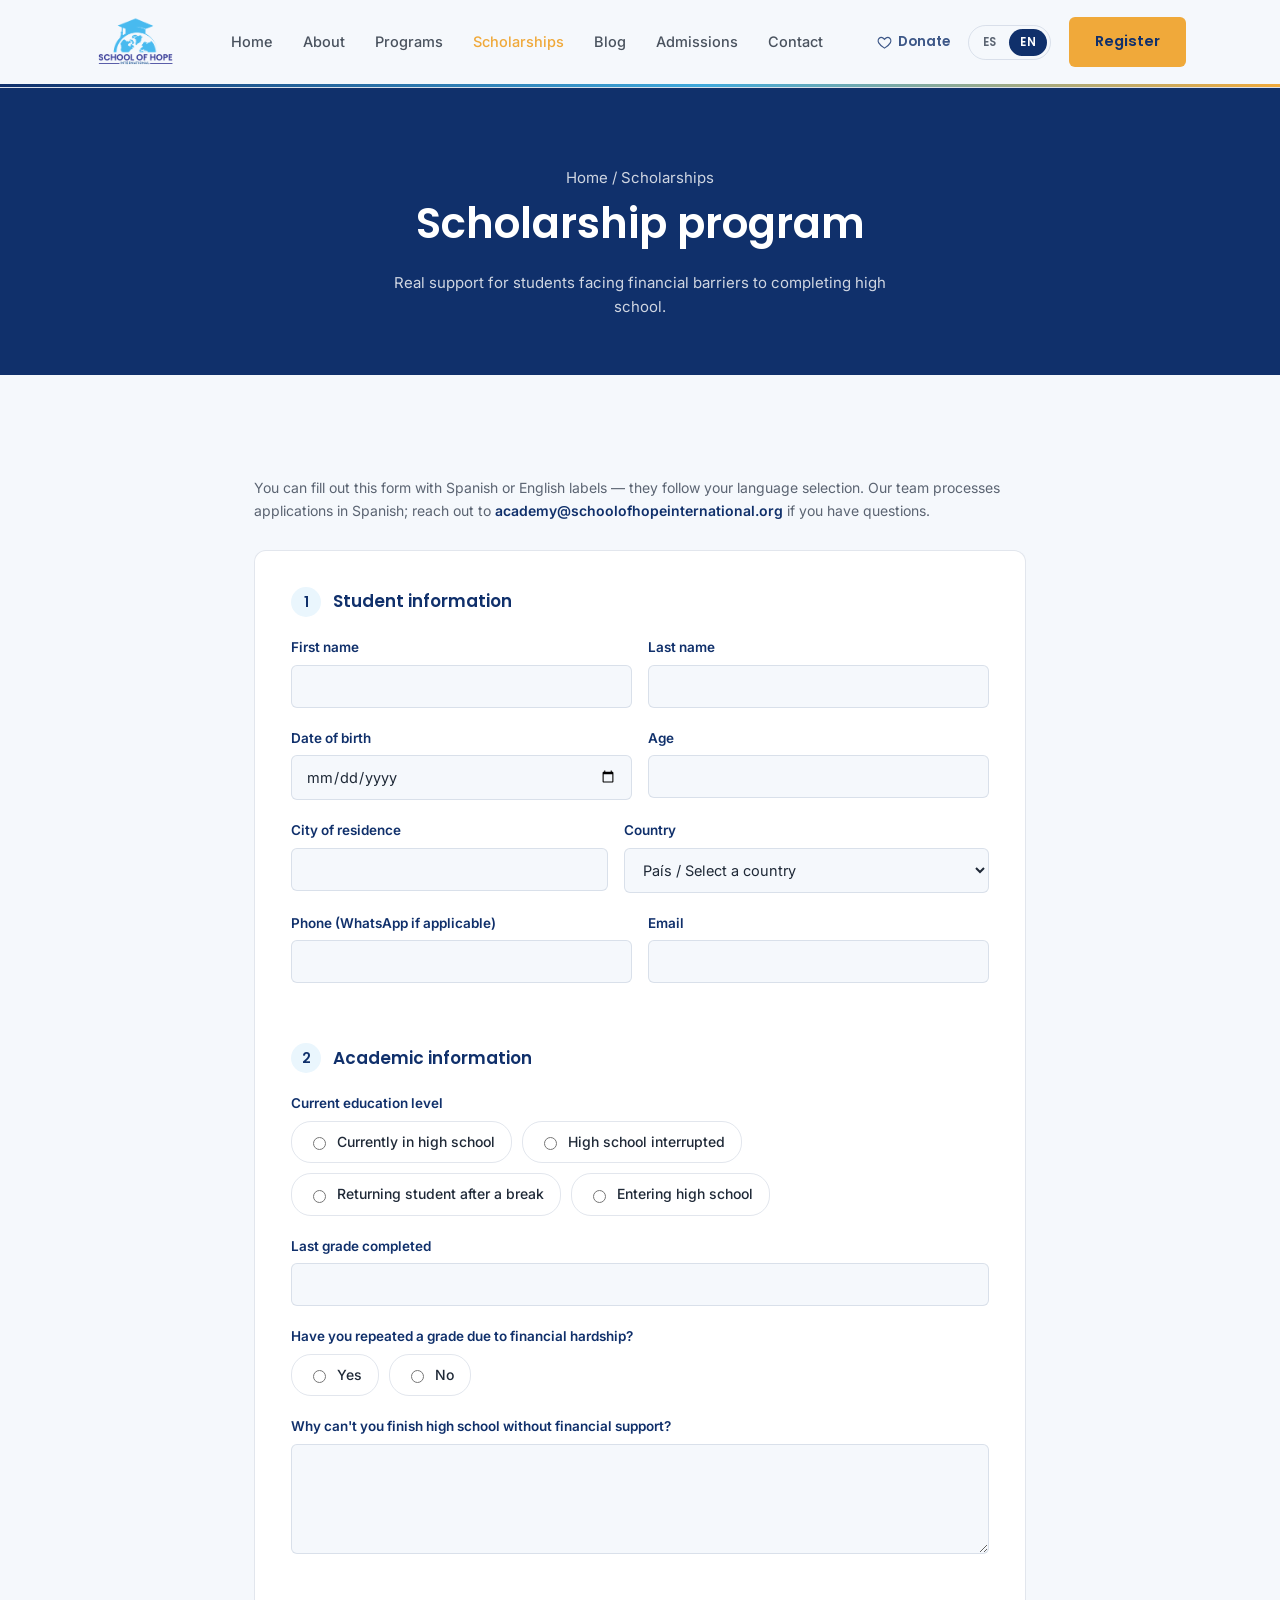
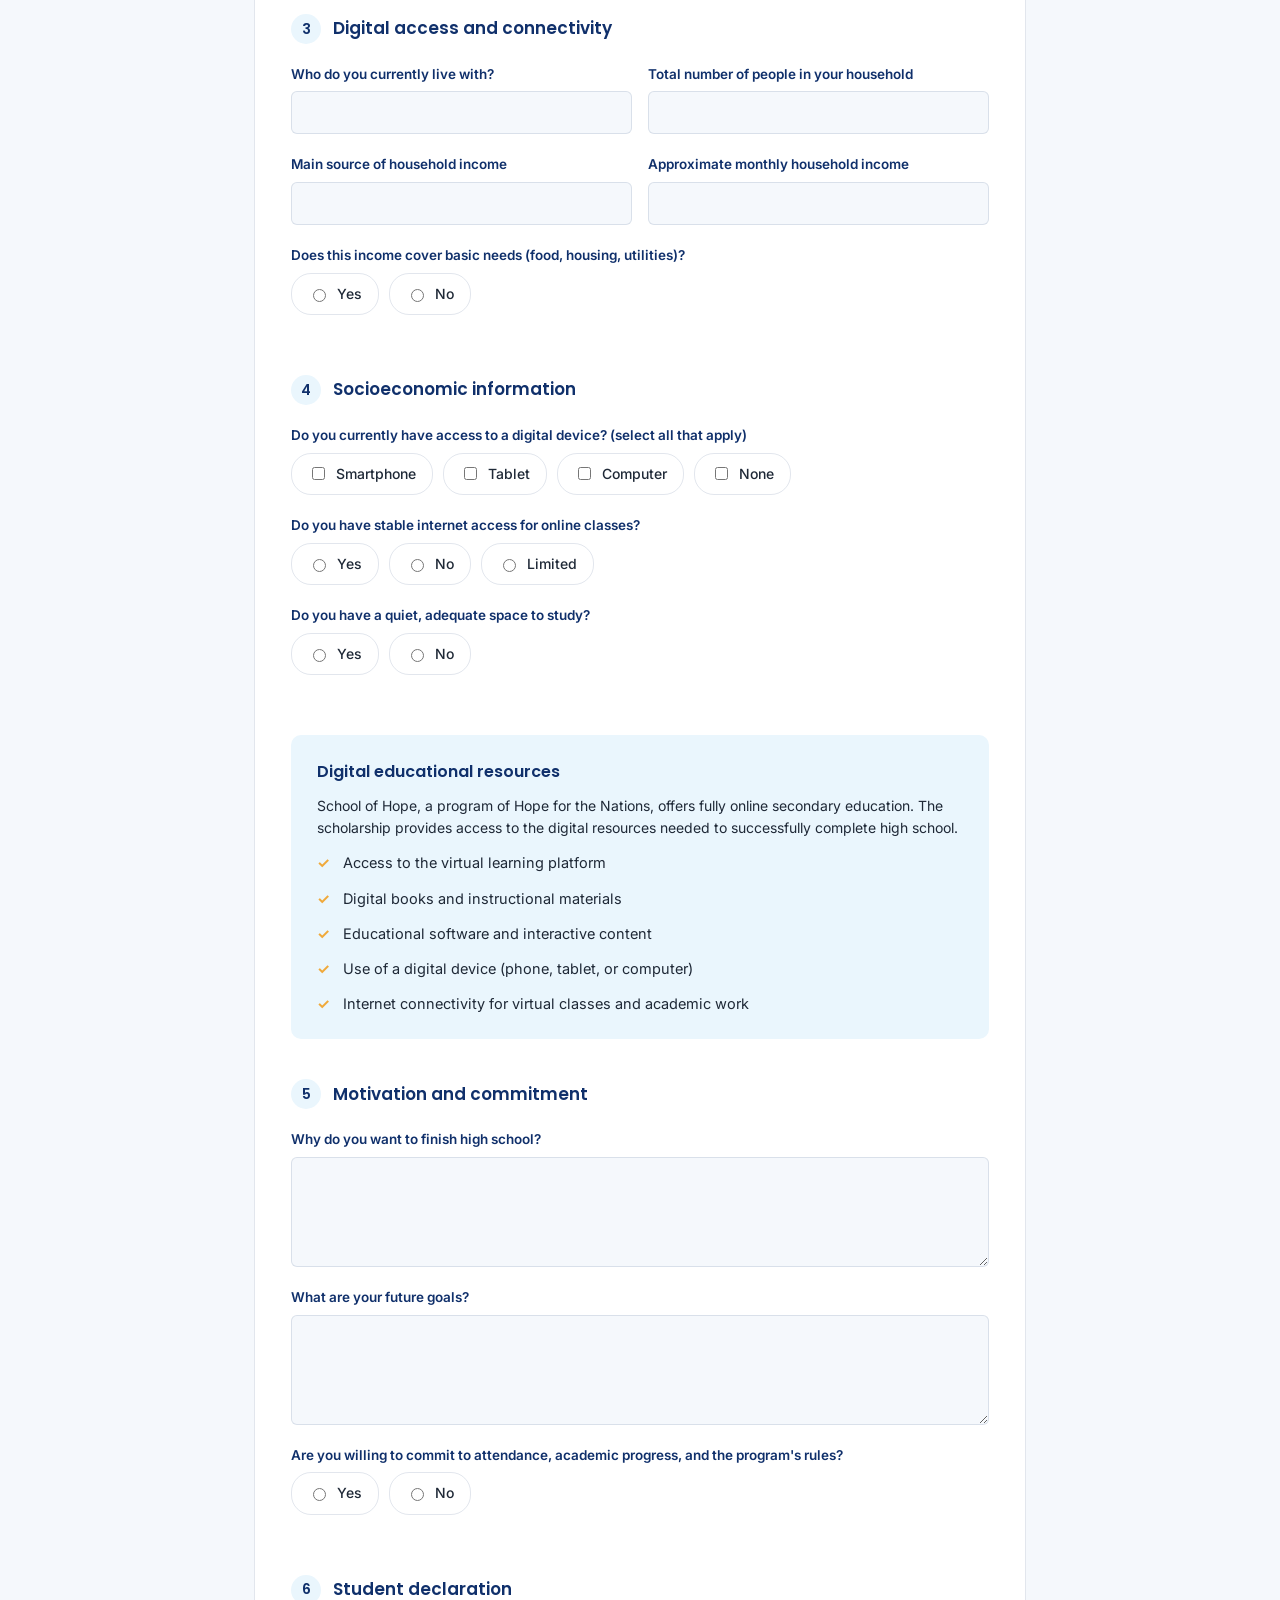
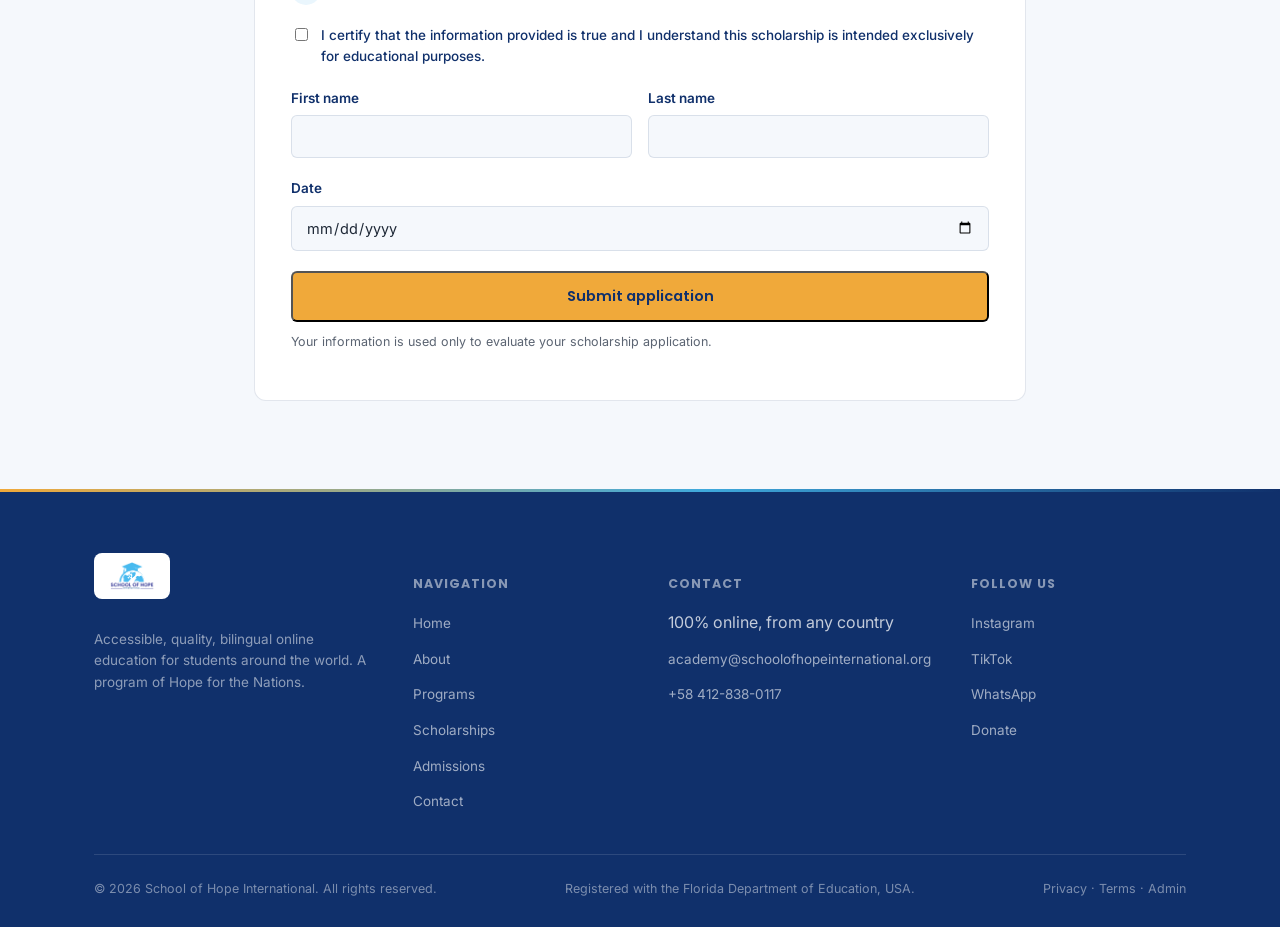
<file: becas.html>
<!doctype html>
<html lang="es">
<head>
<meta charset="utf-8" />
<meta name="viewport" content="width=device-width, initial-scale=1" />

<!-- Google Analytics (GA4) -->
<script async src="https://www.googletagmanager.com/gtag/js?id=G-DV2L0M8P9F"></script>
<script>
  window.dataLayer = window.dataLayer || [];
  function gtag(){dataLayer.push(arguments);}
  gtag("js", new Date());
  gtag("config", "G-DV2L0M8P9F");
</script>
<title>School of Hope International — Becas</title>
<meta name="description" content="Solicita una beca de School of Hope International: acceso a dispositivo, conectividad y materiales digitales para completar tu bachillerato." />
<meta property="og:type" content="website">
<meta property="og:site_name" content="School of Hope International">
<meta property="og:title" content="Programa de becas — School of Hope International">
<meta property="og:description" content="Apoyo real para estudiantes que enfrentan barreras económicas para completar su bachillerato.">
<meta property="og:url" content="https://schoolofhopeinternational.org/becas.html">
<meta property="og:image" content="https://schoolofhopeinternational.org/assets/logo.png">
<meta name="twitter:card" content="summary_large_image">
<meta name="twitter:title" content="Programa de becas — School of Hope International">
<meta name="twitter:description" content="Apoyo real para estudiantes que enfrentan barreras económicas para completar su bachillerato.">
<meta name="twitter:image" content="https://schoolofhopeinternational.org/assets/logo.png">
<link rel="icon" type="image/svg+xml" href="favicon.svg">
<link rel="apple-touch-icon" href="assets/apple-touch-icon.png">
<link rel="preconnect" href="https://fonts.googleapis.com">
<link href="https://fonts.googleapis.com/css2?family=Inter:wght@400;500;600&family=Poppins:wght@500;600;700&display=swap" rel="stylesheet">
<link rel="stylesheet" href="css/style.css">
</head>
<body>

<header class="site-header">
  <nav class="nav container">
    <a href="index.html" class="brand">
      <img src="assets/logo.png" alt="School of Hope International" class="brand-logo">
    </a>
    <button class="nav-toggle" aria-label="Abrir menú"><span></span><span></span><span></span></button>
    <div class="nav-links">
      <a href="index.html"><span data-lang="es">Inicio</span><span data-lang="en" hidden>Home</span></a>
      <a href="sobre-nosotros.html"><span data-lang="es">Nosotros</span><span data-lang="en" hidden>About</span></a>
      <a href="programas.html"><span data-lang="es">Programas</span><span data-lang="en" hidden>Programs</span></a>
      <a href="becas.html" class="active"><span data-lang="es">Becas</span><span data-lang="en" hidden>Scholarships</span></a>
      <a href="blog.html"><span data-lang="es">Blog</span><span data-lang="en" hidden>Blog</span></a>
      <a href="admisiones.html"><span data-lang="es">Admisiones</span><span data-lang="en" hidden>Admissions</span></a>
      <a href="contacto.html"><span data-lang="es">Contacto</span><span data-lang="en" hidden>Contact</span></a>
    </div>
    <div class="nav-cta">
      <a href="https://www.paypal.com/donate?hosted_button_id=JWBZEQHW76WC4" class="donate-link" target="_blank" rel="noopener"><svg width="15" height="15" viewBox="0 0 24 24" fill="none" stroke="currentColor" stroke-width="1.8"><path d="M12 21s-7-4.3-9.5-8.8C1 9 2 5.5 5 4.2c2.3-1 4.7 0 7 2.8 2.3-2.8 4.7-3.8 7-2.8 3 1.3 4 4.8 2.5 8-2.5 4.5-9.5 8.8-9.5 8.8Z"/></svg><span data-lang="es">Donar</span><span data-lang="en" hidden>Donate</span></a>
      <div class="lang-switch">
        <button type="button" class="lang-btn" data-set-lang="es">ES</button>
        <button type="button" class="lang-btn" data-set-lang="en">EN</button>
      </div>
      <a href="https://academy.schoolofhopeinternational.org/registro" class="btn btn-primary" target="_blank" rel="noopener"><span data-lang="es">Regístrate</span><span data-lang="en" hidden>Register</span></a>
    </div>
  </nav>
</header>

<div class="page-header">
  <div class="container">
    <p class="breadcrumb"><span data-lang="es">Inicio / Becas</span><span data-lang="en" hidden>Home / Scholarships</span></p>
    <h1 data-lang="es">Programa de becas</h1>
    <h1 data-lang="en" hidden>Scholarship program</h1>
    <p data-lang="es">Apoyo real para estudiantes que enfrentan barreras económicas para completar su bachillerato.</p>
    <p data-lang="en" hidden>Real support for students facing financial barriers to completing high school.</p>
  </div>
</div>

<section>
  <div class="container" style="max-width:820px;">
    <div style="margin-bottom:28px;">
      <p style="font-size:14px; color:var(--ink-muted);" data-lang="es">Puedes completar este formulario en español o en inglés — las etiquetas se ajustan según tu selección de idioma. Nuestro equipo procesa las solicitudes en español; escríbenos a <a href="mailto:academy@schoolofhopeinternational.org" style="color:var(--navy); font-weight:600;">academy@schoolofhopeinternational.org</a> si tienes dudas.</p>
      <p style="font-size:14px; color:var(--ink-muted);" data-lang="en" hidden>You can fill out this form with Spanish or English labels — they follow your language selection. Our team processes applications in Spanish; reach out to <a href="mailto:academy@schoolofhopeinternational.org" style="color:var(--navy); font-weight:600;">academy@schoolofhopeinternational.org</a> if you have questions.</p>
    </div>

    <div id="scholarship-success" class="form-card form-success" hidden>
      <div class="icon-circle"><svg width="28" height="28" viewBox="0 0 24 24" fill="none" stroke="currentColor" stroke-width="1.8"><path d="M20 6 9 17l-5-5"/></svg></div>
      <h3 style="font-size:22px; margin-bottom:10px;" data-lang="es">¡Solicitud enviada!</h3>
      <h3 style="font-size:22px; margin-bottom:10px;" data-lang="en" hidden>Application sent!</h3>
      <p style="color:var(--ink-muted);" data-lang="es">Gracias por tu solicitud. Nuestro equipo la revisará y se pondrá en contacto contigo pronto por correo o WhatsApp.</p>
      <p style="color:var(--ink-muted);" data-lang="en" hidden>Thank you for your application. Our team will review it and get back to you soon by email or WhatsApp.</p>
    </div>

    <div id="scholarship-error" class="form-card" style="border-color:#be5a34; margin-bottom:20px;" hidden>
      <p style="color:#be5a34; margin:0; font-size:14px;" data-lang="es">No pudimos enviar tu solicitud. Por favor intenta de nuevo, o escríbenos directamente a <a href="mailto:academy@schoolofhopeinternational.org" style="color:#be5a34; font-weight:600;">academy@schoolofhopeinternational.org</a>.</p>
      <p style="color:#be5a34; margin:0; font-size:14px;" data-lang="en" hidden>We couldn't send your application. Please try again, or email us directly at <a href="mailto:academy@schoolofhopeinternational.org" style="color:#be5a34; font-weight:600;">academy@schoolofhopeinternational.org</a>.</p>
    </div>

    <form id="scholarship-form" class="form-card">
      <fieldset class="form-section">
        <legend><span class="step-num">1</span> <span data-lang="es">Información del estudiante</span><span data-lang="en" hidden>Student information</span></legend>
        <div class="form-row-2">
          <div class="form-row"><label for="nombre"><span data-lang="es">Nombre</span><span data-lang="en" hidden>First name</span></label><input type="text" id="nombre" name="nombre" required></div>
          <div class="form-row"><label for="apellido"><span data-lang="es">Apellido</span><span data-lang="en" hidden>Last name</span></label><input type="text" id="apellido" name="apellido" required></div>
        </div>
        <div class="form-row-2">
          <div class="form-row"><label for="fechaNacimiento"><span data-lang="es">Fecha de nacimiento</span><span data-lang="en" hidden>Date of birth</span></label><input type="date" id="fechaNacimiento" name="fechaNacimiento" required></div>
          <div class="form-row"><label for="edad"><span data-lang="es">Edad</span><span data-lang="en" hidden>Age</span></label><input type="number" id="edad" name="edad" min="10" max="99" required></div>
        </div>
        <div class="form-row-2">
          <div class="form-row"><label for="ciudad"><span data-lang="es">Ciudad de residencia</span><span data-lang="en" hidden>City of residence</span></label><input type="text" id="ciudad" name="ciudad" required></div>
          <div class="form-row">
            <label for="pais"><span data-lang="es">País</span><span data-lang="en" hidden>Country</span></label>
            <select id="pais" name="pais" required>
              <option value="">País / Select a country</option>
              <option>Afghanistan</option><option>Aland Islands</option><option>Albania</option><option>Algeria</option><option>American Samoa</option><option>Andorra</option><option>Angola</option><option>Anguilla</option><option>Antarctica</option><option>Antigua and Barbuda</option><option>Argentina</option><option>Armenia</option><option>Aruba</option><option>Australia</option><option>Austria</option><option>Azerbaijan</option><option>Bahamas</option><option>Bahrain</option><option>Bangladesh</option><option>Barbados</option><option>Belarus</option><option>Belgium</option><option>Belize</option><option>Benin</option><option>Bermuda</option><option>Bhutan</option><option>Bolivia</option><option>Bonaire, Saint Eustatius and Saba</option><option>Bosnia and Herzegovina</option><option>Botswana</option><option>Bouvet Island</option><option>Brazil</option><option>British Indian Ocean Territory</option><option>British Virgin Islands</option><option>Brunei</option><option>Bulgaria</option><option>Burkina Faso</option><option>Burundi</option><option>Cabo Verde</option><option>Cambodia</option><option>Cameroon</option><option>Canada</option><option>Cayman Islands</option><option>Central African Republic</option><option>Chad</option><option>Chile</option><option>China</option><option>Christmas Island</option><option>Cocos (Keeling) Islands</option><option>Colombia</option><option>Comoros</option><option>Cook Islands</option><option>Costa Rica</option><option>Croatia</option><option>Cuba</option><option>Curaçao</option><option>Cyprus</option><option>Czech Republic</option><option>Democratic Republic of the Congo (Kinshasa)</option><option>Denmark</option><option>Djibouti</option><option>Dominica</option><option>Dominican Republic</option><option>Ecuador</option><option>Egypt</option><option>El Salvador</option><option>Equatorial Guinea</option><option>Eritrea</option><option>Estonia</option><option>Eswatini</option><option>Ethiopia</option><option>Falkland Islands</option><option>Faroe Islands</option><option>Fiji</option><option>Finland</option><option>France</option><option>French Guiana</option><option>French Polynesia</option><option>French Southern Territories</option><option>Gabon</option><option>Gambia</option><option>Georgia</option><option>Germany</option><option>Ghana</option><option>Gibraltar</option><option>Greece</option><option>Greenland</option><option>Grenada</option><option>Guadeloupe</option><option>Guam</option><option>Guatemala</option><option>Guernsey</option><option>Guinea</option><option>Guinea-Bissau</option><option>Guyana</option><option>Haiti</option><option>Heard Island and McDonald Islands</option><option>Honduras</option><option>Hong Kong</option><option>Hungary</option><option>Iceland</option><option>India</option><option>Indonesia</option><option>Iran</option><option>Iraq</option><option>Ireland</option><option>Isle of Man</option><option>Israel</option><option>Italy</option><option>Ivory Coast</option><option>Jamaica</option><option>Japan</option><option>Jersey</option><option>Jordan</option><option>Kazakhstan</option><option>Kenya</option><option>Kiribati</option><option>Kosovo</option><option>Kuwait</option><option>Kyrgyzstan</option><option>Laos</option><option>Latvia</option><option>Lebanon</option><option>Lesotho</option><option>Liberia</option><option>Libya</option><option>Liechtenstein</option><option>Lithuania</option><option>Luxembourg</option><option>Macao S.A.R., China</option><option>Madagascar</option><option>Malawi</option><option>Malaysia</option><option>Maldives</option><option>Mali</option><option>Malta</option><option>Marshall Islands</option><option>Martinique</option><option>Mauritania</option><option>Mauritius</option><option>Mayotte</option><option>Mexico</option><option>Micronesia</option><option>Moldova</option><option>Monaco</option><option>Mongolia</option><option>Montenegro</option><option>Montserrat</option><option>Morocco</option><option>Mozambique</option><option>Myanmar</option><option>Namibia</option><option>Nauru</option><option>Nepal</option><option>Netherlands</option><option>New Caledonia</option><option>New Zealand</option><option>Nicaragua</option><option>Niger</option><option>Nigeria</option><option>Niue</option><option>Norfolk Island</option><option>North Korea</option><option>North Macedonia</option><option>Northern Mariana Islands</option><option>Norway</option><option>Oman</option><option>Pakistan</option><option>Palau</option><option>Palestinian Territory</option><option>Panama</option><option>Papua New Guinea</option><option>Paraguay</option><option>Peru</option><option>Philippines</option><option>Pitcairn</option><option>Poland</option><option>Portugal</option><option>Puerto Rico</option><option>Qatar</option><option>Republic of the Congo (Brazzaville)</option><option>Romania</option><option>Russia</option><option>Rwanda</option><option>Réunion</option><option>Saint Barthélemy</option><option>Saint Helena</option><option>Saint Kitts and Nevis</option><option>Saint Lucia</option><option>Saint Martin (Dutch part)</option><option>Saint Martin (French part)</option><option>Saint Pierre and Miquelon</option><option>Saint Vincent and the Grenadines</option><option>Samoa</option><option>San Marino</option><option>Sao Tome and Principe</option><option>Saudi Arabia</option><option>Senegal</option><option>Serbia</option><option>Seychelles</option><option>Sierra Leone</option><option>Singapore</option><option>Slovakia</option><option>Slovenia</option><option>Solomon Islands</option><option>Somalia</option><option>South Africa</option><option>South Georgia/Sandwich Islands</option><option>South Korea</option><option>South Sudan</option><option>Spain</option><option>Sri Lanka</option><option>Sudan</option><option>Suriname</option><option>Svalbard and Jan Mayen</option><option>Sweden</option><option>Switzerland</option><option>Syria</option><option>Taiwan</option><option>Tajikistan</option><option>Tanzania</option><option>Thailand</option><option>Timor-Leste</option><option>Togo</option><option>Tokelau</option><option>Tonga</option><option>Trinidad and Tobago</option><option>Tunisia</option><option>Turkmenistan</option><option>Turks and Caicos Islands</option><option>Tuvalu</option><option>Türkiye</option><option>Uganda</option><option>Ukraine</option><option>United Arab Emirates</option><option>United Kingdom (UK)</option><option>United States (US)</option><option>United States (US) Minor Outlying Islands</option><option>United States (US) Virgin Islands</option><option>Uruguay</option><option>Uzbekistan</option><option>Vanuatu</option><option>Vatican</option><option>Venezuela</option><option>Vietnam</option><option>Wallis and Futuna</option><option>Western Sahara</option><option>Yemen</option><option>Zambia</option><option>Zimbabwe</option>
            </select>
          </div>
        </div>
        <div class="form-row-2">
          <div class="form-row"><label for="telefono"><span data-lang="es">Teléfono (WhatsApp si aplica)</span><span data-lang="en" hidden>Phone (WhatsApp if applicable)</span></label><input type="tel" id="telefono" name="telefono" required></div>
          <div class="form-row"><label for="email">Email</label><input type="email" id="email" name="email" required></div>
        </div>
      </fieldset>

      <fieldset class="form-section">
        <legend><span class="step-num">2</span> <span data-lang="es">Información académica</span><span data-lang="en" hidden>Academic information</span></legend>
        <div class="form-row">
          <label><span data-lang="es">Nivel educativo actual</span><span data-lang="en" hidden>Current education level</span></label>
          <div class="choice-group">
            <label><input type="radio" name="nivelEducativo" value="Actualmente cursando secundaria" required> <span data-lang="es">Actualmente cursando secundaria</span><span data-lang="en" hidden>Currently in high school</span></label>
            <label><input type="radio" name="nivelEducativo" value="Secundaria interrumpida"> <span data-lang="es">Secundaria interrumpida</span><span data-lang="en" hidden>High school interrupted</span></label>
            <label><input type="radio" name="nivelEducativo" value="Estudiante que regresa después de una pausa"> <span data-lang="es">Estudiante que regresa después de una pausa</span><span data-lang="en" hidden>Returning student after a break</span></label>
            <label><input type="radio" name="nivelEducativo" value="Ingresando a secundaria"> <span data-lang="es">Ingresando a secundaria</span><span data-lang="en" hidden>Entering high school</span></label>
          </div>
        </div>
        <div class="form-row"><label for="ultimoGrado"><span data-lang="es">Último grado aprobado</span><span data-lang="en" hidden>Last grade completed</span></label><input type="text" id="ultimoGrado" name="ultimoGrado" required></div>
        <div class="form-row">
          <label><span data-lang="es">¿Ha repetido algún grado debido a dificultades económicas?</span><span data-lang="en" hidden>Have you repeated a grade due to financial hardship?</span></label>
          <div class="choice-group">
            <label><input type="radio" name="repitioGrado" value="Sí" required> <span data-lang="es">Sí</span><span data-lang="en" hidden>Yes</span></label>
            <label><input type="radio" name="repitioGrado" value="No"> No</label>
          </div>
        </div>
        <div class="form-row"><label for="porQueNoPuede"><span data-lang="es">¿Por qué no puede culminar su bachillerato sin apoyo financiero?</span><span data-lang="en" hidden>Why can't you finish high school without financial support?</span></label><textarea id="porQueNoPuede" name="porQueNoPuede" required></textarea></div>
      </fieldset>

      <fieldset class="form-section">
        <legend><span class="step-num">3</span> <span data-lang="es">Acceso digital y conectividad</span><span data-lang="en" hidden>Digital access and connectivity</span></legend>
        <div class="form-row-2">
          <div class="form-row"><label for="conQuienVive"><span data-lang="es">¿Con quién vive actualmente?</span><span data-lang="en" hidden>Who do you currently live with?</span></label><input type="text" id="conQuienVive" name="conQuienVive" required></div>
          <div class="form-row"><label for="personasHogar"><span data-lang="es">Número total de personas en su hogar</span><span data-lang="en" hidden>Total number of people in your household</span></label><input type="number" id="personasHogar" name="personasHogar" min="1" required></div>
        </div>
        <div class="form-row-2">
          <div class="form-row"><label for="fuenteIngresos"><span data-lang="es">Principal fuente de ingresos del hogar</span><span data-lang="en" hidden>Main source of household income</span></label><input type="text" id="fuenteIngresos" name="fuenteIngresos" required></div>
          <div class="form-row"><label for="ingresoMensual"><span data-lang="es">Ingreso mensual aproximado del hogar</span><span data-lang="en" hidden>Approximate monthly household income</span></label><input type="text" id="ingresoMensual" name="ingresoMensual" required></div>
        </div>
        <div class="form-row">
          <label><span data-lang="es">¿Este ingreso cubre las necesidades básicas (alimentación, vivienda, servicios)?</span><span data-lang="en" hidden>Does this income cover basic needs (food, housing, utilities)?</span></label>
          <div class="choice-group">
            <label><input type="radio" name="cubreNecesidades" value="Sí" required> <span data-lang="es">Sí</span><span data-lang="en" hidden>Yes</span></label>
            <label><input type="radio" name="cubreNecesidades" value="No"> No</label>
          </div>
        </div>
      </fieldset>

      <fieldset class="form-section">
        <legend><span class="step-num">4</span> <span data-lang="es">Información socioeconómica</span><span data-lang="en" hidden>Socioeconomic information</span></legend>
        <div class="form-row">
          <label><span data-lang="es">¿Tiene acceso actualmente a algún dispositivo digital? (puede seleccionar más de uno)</span><span data-lang="en" hidden>Do you currently have access to a digital device? (select all that apply)</span></label>
          <div class="choice-group">
            <label><input type="checkbox" name="dispositivos" value="Teléfono inteligente (smartphone)"> <span data-lang="es">Teléfono inteligente (smartphone)</span><span data-lang="en" hidden>Smartphone</span></label>
            <label><input type="checkbox" name="dispositivos" value="Tableta"> <span data-lang="es">Tableta</span><span data-lang="en" hidden>Tablet</span></label>
            <label><input type="checkbox" name="dispositivos" value="Computadora"> <span data-lang="es">Computadora</span><span data-lang="en" hidden>Computer</span></label>
            <label><input type="checkbox" name="dispositivos" value="Ninguno"> <span data-lang="es">Ninguno</span><span data-lang="en" hidden>None</span></label>
          </div>
        </div>
        <div class="form-row">
          <label><span data-lang="es">¿Cuenta con acceso estable a internet para clases en línea?</span><span data-lang="en" hidden>Do you have stable internet access for online classes?</span></label>
          <div class="choice-group">
            <label><input type="radio" name="accesoInternet" value="Sí" required> <span data-lang="es">Sí</span><span data-lang="en" hidden>Yes</span></label>
            <label><input type="radio" name="accesoInternet" value="No"> No</label>
            <label><input type="radio" name="accesoInternet" value="Limitado"> <span data-lang="es">Limitado</span><span data-lang="en" hidden>Limited</span></label>
          </div>
        </div>
        <div class="form-row">
          <label><span data-lang="es">¿Tiene un espacio tranquilo y adecuado para estudiar?</span><span data-lang="en" hidden>Do you have a quiet, adequate space to study?</span></label>
          <div class="choice-group">
            <label><input type="radio" name="espacioEstudio" value="Sí" required> <span data-lang="es">Sí</span><span data-lang="en" hidden>Yes</span></label>
            <label><input type="radio" name="espacioEstudio" value="No"> No</label>
          </div>
        </div>
      </fieldset>

      <div class="info-callout">
        <h3 style="color:var(--navy);" data-lang="es">Recursos educativos digitales</h3>
        <h3 style="color:var(--navy);" data-lang="en" hidden>Digital educational resources</h3>
        <p style="font-size:14px; margin:0;" data-lang="es">School of Hope, un programa de Hope for the Nations, ofrece educación secundaria completamente en línea. La beca brinda acceso a los recursos digitales necesarios para culminar exitosamente el bachillerato.</p>
        <p style="font-size:14px; margin:0;" data-lang="en" hidden>School of Hope, a program of Hope for the Nations, offers fully online secondary education. The scholarship provides access to the digital resources needed to successfully complete high school.</p>
        <ul class="list-check">
          <li data-lang="es">Acceso a la plataforma educativa virtual</li>
          <li data-lang="en" hidden>Access to the virtual learning platform</li>
          <li data-lang="es">Libros digitales y materiales instruccionales</li>
          <li data-lang="en" hidden>Digital books and instructional materials</li>
          <li data-lang="es">Software educativo y contenido interactivo</li>
          <li data-lang="en" hidden>Educational software and interactive content</li>
          <li data-lang="es">Uso de un dispositivo digital (teléfono, tableta o computadora)</li>
          <li data-lang="en" hidden>Use of a digital device (phone, tablet, or computer)</li>
          <li data-lang="es">Conectividad a internet para clases virtuales y tareas académicas</li>
          <li data-lang="en" hidden>Internet connectivity for virtual classes and academic work</li>
        </ul>
      </div>

      <fieldset class="form-section">
        <legend><span class="step-num">5</span> <span data-lang="es">Motivación y compromiso</span><span data-lang="en" hidden>Motivation and commitment</span></legend>
        <div class="form-row"><label for="porQueDesea"><span data-lang="es">¿Por qué desea culminar su bachillerato?</span><span data-lang="en" hidden>Why do you want to finish high school?</span></label><textarea id="porQueDesea" name="porQueDesea" required></textarea></div>
        <div class="form-row"><label for="metasFuturo"><span data-lang="es">¿Cuáles son sus metas a futuro?</span><span data-lang="en" hidden>What are your future goals?</span></label><textarea id="metasFuturo" name="metasFuturo" required></textarea></div>
        <div class="form-row">
          <label><span data-lang="es">¿Está dispuesto/a a comprometerse con la asistencia, el progreso académico y las normas del programa?</span><span data-lang="en" hidden>Are you willing to commit to attendance, academic progress, and the program's rules?</span></label>
          <div class="choice-group">
            <label><input type="radio" name="dispuestoComprometerse" value="Sí" required> <span data-lang="es">Sí</span><span data-lang="en" hidden>Yes</span></label>
            <label><input type="radio" name="dispuestoComprometerse" value="No"> No</label>
          </div>
        </div>
      </fieldset>

      <fieldset class="form-section">
        <legend><span class="step-num">6</span> <span data-lang="es">Declaración del estudiante</span><span data-lang="en" hidden>Student declaration</span></legend>
        <div class="form-row">
          <label style="display:flex; align-items:flex-start; gap:10px; font-weight:500;">
            <input type="checkbox" name="declaracionAceptada" required style="margin-top:3px;">
            <span data-lang="es">Certifico que la información proporcionada es verdadera y entiendo que esta beca está destinada exclusivamente a fines educativos.</span>
            <span data-lang="en" hidden>I certify that the information provided is true and I understand this scholarship is intended exclusively for educational purposes.</span>
          </label>
        </div>
        <div class="form-row-2">
          <div class="form-row"><label for="nombreDeclaracion"><span data-lang="es">Nombre</span><span data-lang="en" hidden>First name</span></label><input type="text" id="nombreDeclaracion" name="nombreDeclaracion" required></div>
          <div class="form-row"><label for="apellidoDeclaracion"><span data-lang="es">Apellido</span><span data-lang="en" hidden>Last name</span></label><input type="text" id="apellidoDeclaracion" name="apellidoDeclaracion" required></div>
        </div>
        <div class="form-row"><label for="fechaDeclaracion"><span data-lang="es">Fecha</span><span data-lang="en" hidden>Date</span></label><input type="date" id="fechaDeclaracion" name="fechaDeclaracion" required></div>
      </fieldset>

      <button type="submit" class="btn btn-primary" style="width:100%; justify-content:center;" id="scholarship-submit">
        <span data-lang="es">Enviar solicitud</span><span data-lang="en" hidden>Submit application</span>
      </button>
      <p class="form-note"><span data-lang="es">Tus datos se usan únicamente para evaluar tu solicitud de beca.</span><span data-lang="en" hidden>Your information is used only to evaluate your scholarship application.</span></p>
    </form>
  </div>
</section>

<footer class="site-footer">
  <div class="container">
    <div class="footer-grid">
      <div>
        <div class="footer-logo-card"><img src="assets/logo.png" alt="School of Hope International"></div>
        <p class="desc" data-lang="es">Educación bilingüe en línea, accesible y de calidad, para estudiantes de todo el mundo. Un programa de Hope for the Nations.</p>
        <p class="desc" data-lang="en" hidden>Accessible, quality, bilingual online education for students around the world. A program of Hope for the Nations.</p>
      </div>
      <div>
        <h5><span data-lang="es">Navegación</span><span data-lang="en" hidden>Navigation</span></h5>
        <ul class="footer-links">
          <li><a href="index.html"><span data-lang="es">Inicio</span><span data-lang="en" hidden>Home</span></a></li>
          <li><a href="sobre-nosotros.html"><span data-lang="es">Nosotros</span><span data-lang="en" hidden>About</span></a></li>
          <li><a href="programas.html"><span data-lang="es">Programas</span><span data-lang="en" hidden>Programs</span></a></li>
          <li><a href="becas.html"><span data-lang="es">Becas</span><span data-lang="en" hidden>Scholarships</span></a></li>
          <li><a href="admisiones.html"><span data-lang="es">Admisiones</span><span data-lang="en" hidden>Admissions</span></a></li>
          <li><a href="contacto.html"><span data-lang="es">Contacto</span><span data-lang="en" hidden>Contact</span></a></li>
        </ul>
      </div>
      <div>
        <h5><span data-lang="es">Contacto</span><span data-lang="en" hidden>Contact</span></h5>
        <ul class="footer-links">
          <li><span data-lang="es">100% en línea, desde cualquier país</span><span data-lang="en" hidden>100% online, from any country</span></li>
          <li><a href="mailto:academy@schoolofhopeinternational.org">academy@schoolofhopeinternational.org</a></li>
          <li><a href="tel:+584128380117">+58 412-838-0117</a></li>
        </ul>
      </div>
      <div>
        <h5><span data-lang="es">Síguenos</span><span data-lang="en" hidden>Follow us</span></h5>
        <ul class="footer-links">
          <li><a href="https://instagram.com/schoolofhopeinternational" target="_blank" rel="noopener">Instagram</a></li>
          <li><a href="https://tiktok.com/@school.of.hope.in" target="_blank" rel="noopener">TikTok</a></li>
          <li><a href="https://wa.me/584243558239" target="_blank" rel="noopener">WhatsApp</a></li>
          <li><a href="https://www.paypal.com/donate?hosted_button_id=JWBZEQHW76WC4" target="_blank" rel="noopener"><span data-lang="es">Donar</span><span data-lang="en" hidden>Donate</span></a></li>
        </ul>
      </div>
    </div>
    <div class="footer-bottom">
      <span data-lang="es">© 2026 School of Hope International. Todos los derechos reservados.</span>
      <span data-lang="en" hidden>© 2026 School of Hope International. All rights reserved.</span>
      <span data-lang="es">Registrada en el Departamento de Educación de Florida, EE. UU.</span>
      <span data-lang="en" hidden>Registered with the Florida Department of Education, USA.</span>
      <span><a href="privacidad.html"><span data-lang="es">Privacidad</span><span data-lang="en" hidden>Privacy</span></a> · <a href="terminos.html"><span data-lang="es">Términos</span><span data-lang="en" hidden>Terms</span></a> · <a href="admin/index.html">Admin</a></span>
    </div>
  </div>
</footer>
<script src="js/script.js?v=2"></script>
<script src="js/popup.js?v=1"></script>
<script src="js/becas.js?v=1"></script>
</body>
</html>
</file>
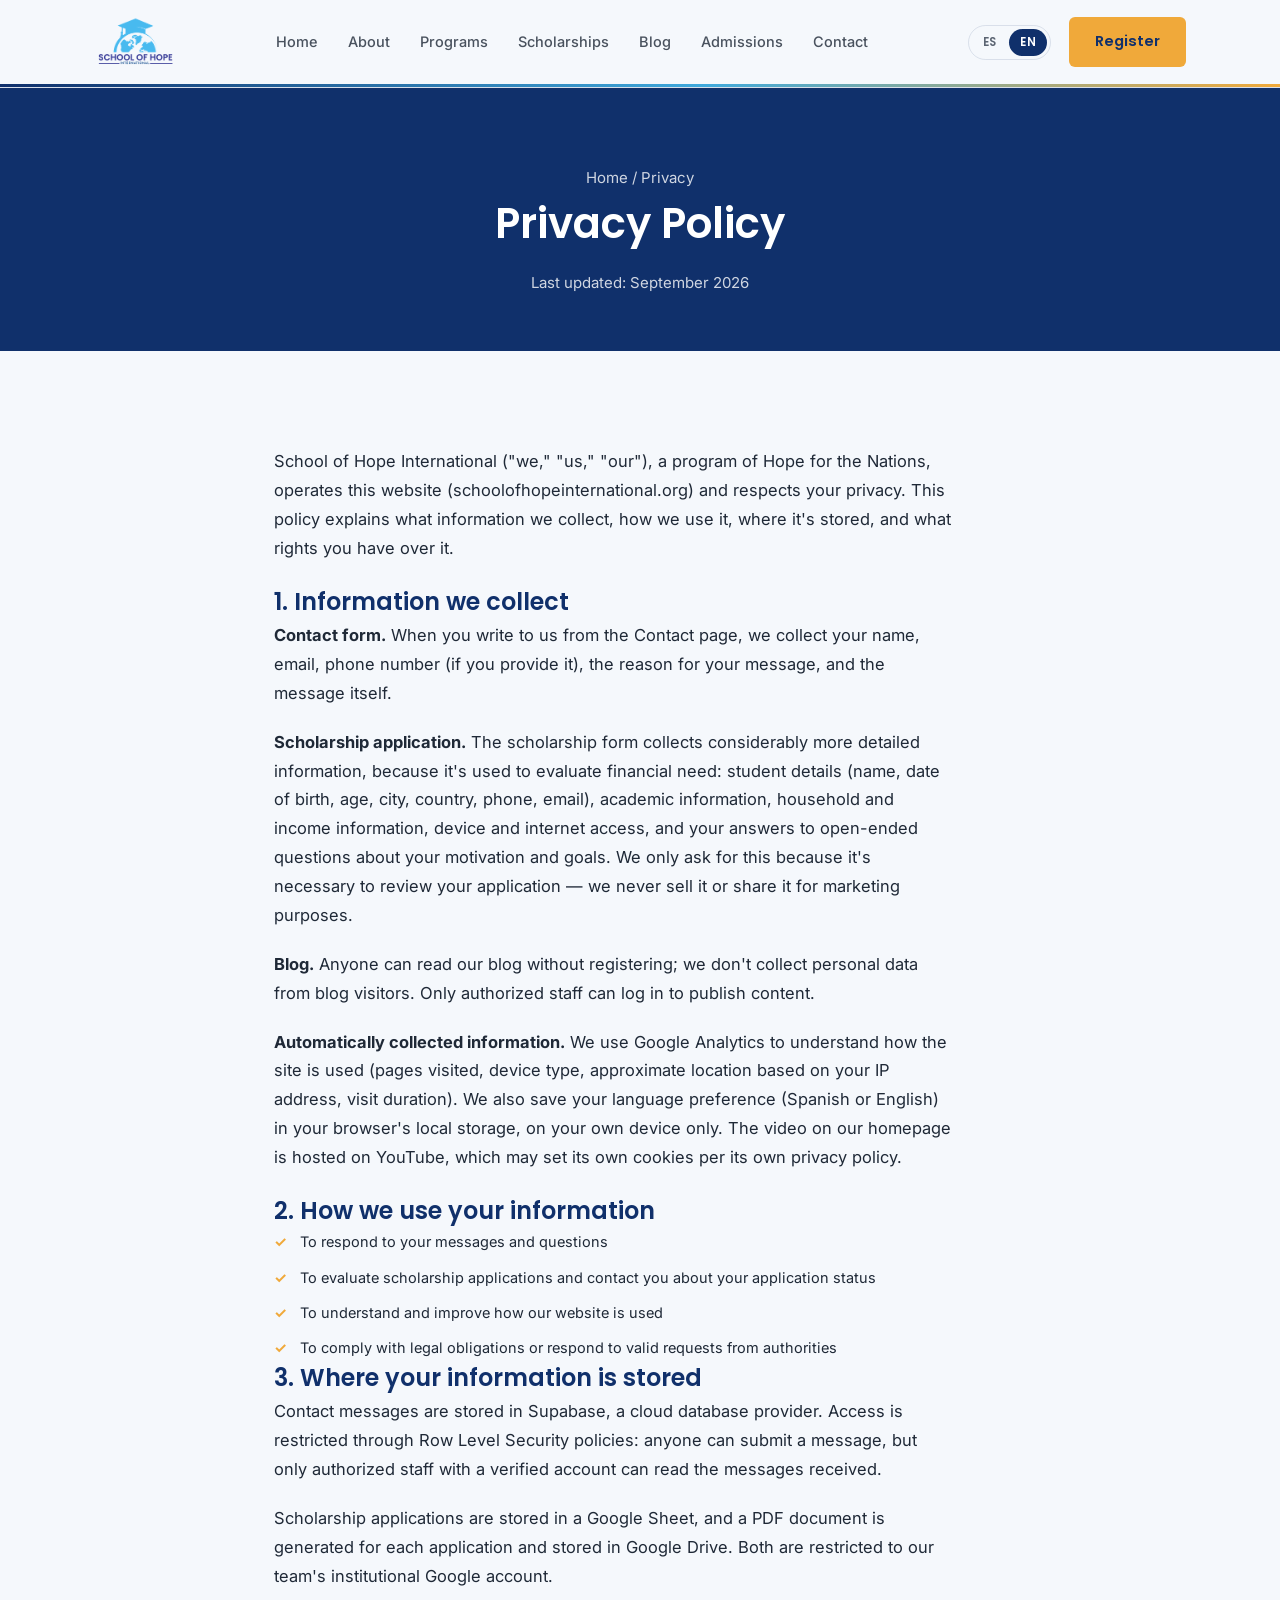
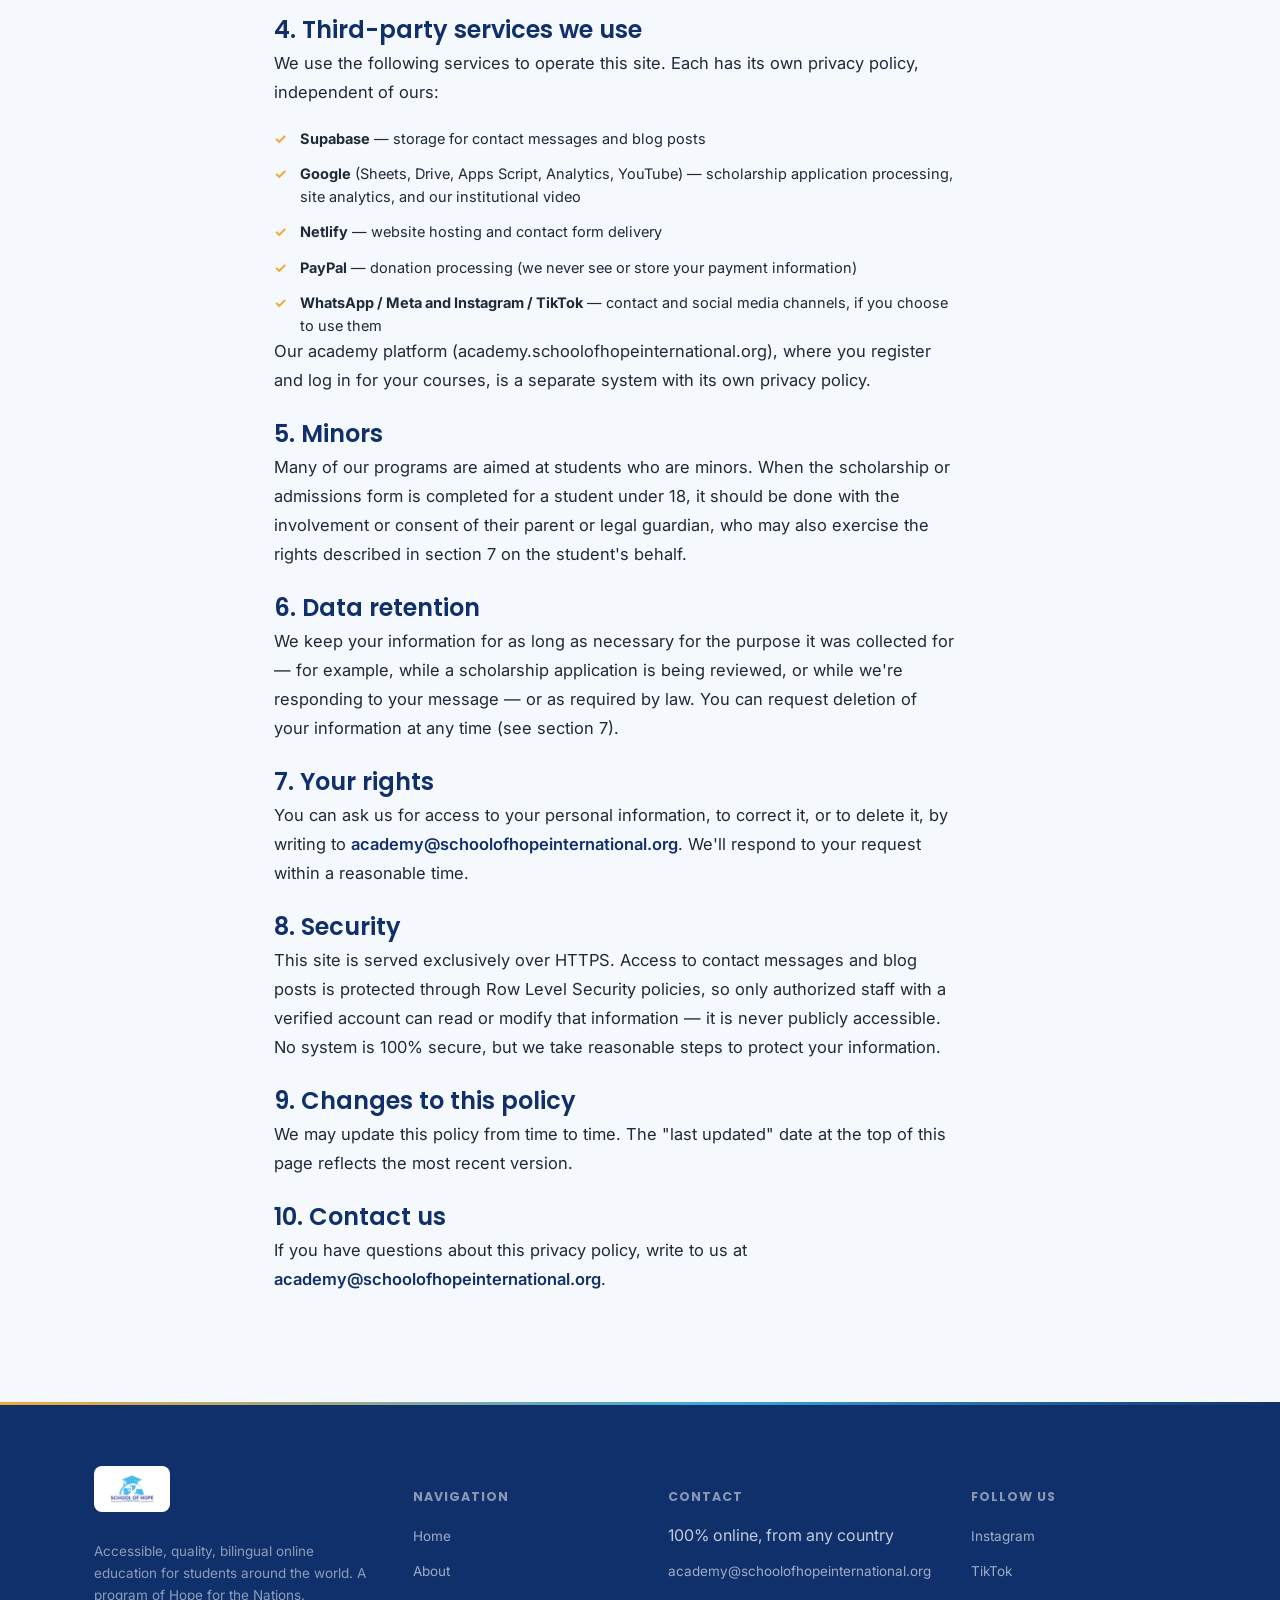
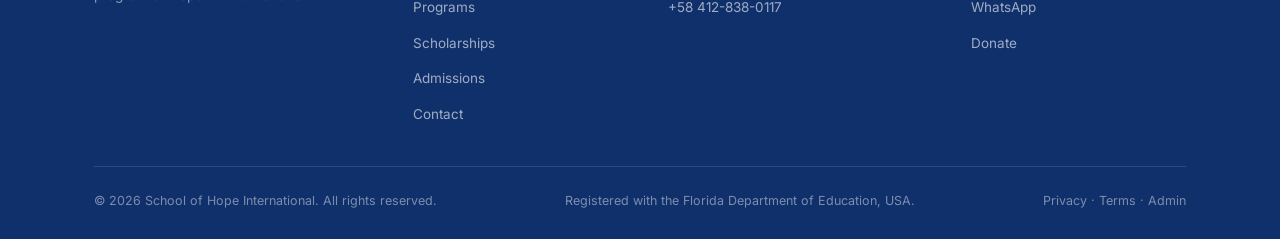
<file: privacidad.html>
<!doctype html>
<html lang="es">
<head>
<meta charset="utf-8" />
<meta name="viewport" content="width=device-width, initial-scale=1" />
<link rel="icon" type="image/svg+xml" href="favicon.svg">
<link rel="apple-touch-icon" href="assets/apple-touch-icon.png">

<!-- Google Analytics (GA4) -->
<script async src="https://www.googletagmanager.com/gtag/js?id=G-DV2L0M8P9F"></script>
<script>
  window.dataLayer = window.dataLayer || [];
  function gtag(){dataLayer.push(arguments);}
  gtag("js", new Date());
  gtag("config", "G-DV2L0M8P9F");
</script>
<title>School of Hope International — Política de Privacidad</title>
<link rel="preconnect" href="https://fonts.googleapis.com">
<link href="https://fonts.googleapis.com/css2?family=Inter:wght@400;500;600&family=Poppins:wght@500;600;700&display=swap" rel="stylesheet">
<link rel="stylesheet" href="css/style.css">
</head>
<body>

<header class="site-header">
  <nav class="nav container">
    <a href="index.html" class="brand">
      <img src="assets/logo.png" alt="School of Hope International" class="brand-logo">
    </a>
    <button class="nav-toggle" aria-label="Abrir menú"><span></span><span></span><span></span></button>
    <div class="nav-links">
      <a href="index.html"><span data-lang="es">Inicio</span><span data-lang="en" hidden>Home</span></a>
      <a href="sobre-nosotros.html"><span data-lang="es">Nosotros</span><span data-lang="en" hidden>About</span></a>
      <a href="programas.html"><span data-lang="es">Programas</span><span data-lang="en" hidden>Programs</span></a>
      <a href="becas.html"><span data-lang="es">Becas</span><span data-lang="en" hidden>Scholarships</span></a>
      <a href="blog.html"><span data-lang="es">Blog</span><span data-lang="en" hidden>Blog</span></a>
      <a href="admisiones.html"><span data-lang="es">Admisiones</span><span data-lang="en" hidden>Admissions</span></a>
      <a href="contacto.html"><span data-lang="es">Contacto</span><span data-lang="en" hidden>Contact</span></a>
    </div>
    <div class="nav-cta">
      <div class="lang-switch">
        <button type="button" class="lang-btn" data-set-lang="es">ES</button>
        <button type="button" class="lang-btn" data-set-lang="en">EN</button>
      </div>
      <a href="https://academy.schoolofhopeinternational.org/registro" class="btn btn-primary" target="_blank" rel="noopener"><span data-lang="es">Regístrate</span><span data-lang="en" hidden>Register</span></a>
    </div>
  </nav>
</header>

<div class="page-header">
  <div class="container">
    <p class="breadcrumb"><span data-lang="es">Inicio / Privacidad</span><span data-lang="en" hidden>Home / Privacy</span></p>
    <h1 data-lang="es">Política de Privacidad</h1>
    <h1 data-lang="en" hidden>Privacy Policy</h1>
    <p data-lang="es">Última actualización: septiembre de 2026</p>
    <p data-lang="en" hidden>Last updated: September 2026</p>
  </div>
</div>

<section>
  <div class="container" style="max-width:780px;">
    <div class="post-body">

      <p data-lang="es">School of Hope International ("nosotros", "nuestro"), un programa de Hope for the Nations, opera este sitio web (schoolofhopeinternational.org) y respeta tu privacidad. Esta política explica qué información recopilamos, cómo la usamos, dónde se almacena y qué derechos tienes sobre ella.</p>
      <p data-lang="en" hidden>School of Hope International ("we," "us," "our"), a program of Hope for the Nations, operates this website (schoolofhopeinternational.org) and respects your privacy. This policy explains what information we collect, how we use it, where it's stored, and what rights you have over it.</p>

      <h2 data-lang="es">1. Información que recopilamos</h2>
      <h2 data-lang="en" hidden>1. Information we collect</h2>

      <p data-lang="es"><strong>Formulario de contacto.</strong> Cuando nos escribes desde la página de Contacto, recopilamos tu nombre, correo electrónico, teléfono (si lo proporcionas), el motivo de tu mensaje y el contenido del mensaje.</p>
      <p data-lang="en" hidden><strong>Contact form.</strong> When you write to us from the Contact page, we collect your name, email, phone number (if you provide it), the reason for your message, and the message itself.</p>

      <p data-lang="es"><strong>Solicitud de beca.</strong> El formulario de becas recopila información considerablemente más detallada, porque se usa para evaluar necesidad económica: datos del estudiante (nombre, fecha de nacimiento, edad, ciudad, país, teléfono, correo), información académica, información sobre el hogar y los ingresos familiares, acceso a dispositivos e internet, y tus respuestas a preguntas abiertas sobre tu motivación y metas. Solo pedimos esta información porque es necesaria para revisar tu solicitud — nunca la vendemos ni la compartimos con fines de mercadeo.</p>
      <p data-lang="en" hidden><strong>Scholarship application.</strong> The scholarship form collects considerably more detailed information, because it's used to evaluate financial need: student details (name, date of birth, age, city, country, phone, email), academic information, household and income information, device and internet access, and your answers to open-ended questions about your motivation and goals. We only ask for this because it's necessary to review your application — we never sell it or share it for marketing purposes.</p>

      <p data-lang="es"><strong>Blog.</strong> Cualquier persona puede leer nuestro blog sin registrarse; no recopilamos datos personales de los visitantes del blog. Solo el personal autorizado puede iniciar sesión para publicar contenido.</p>
      <p data-lang="en" hidden><strong>Blog.</strong> Anyone can read our blog without registering; we don't collect personal data from blog visitors. Only authorized staff can log in to publish content.</p>

      <p data-lang="es"><strong>Información recopilada automáticamente.</strong> Usamos Google Analytics para entender cómo se usa el sitio (páginas visitadas, tipo de dispositivo, ubicación aproximada según tu dirección IP, duración de la visita). También guardamos tu preferencia de idioma (español o inglés) en el almacenamiento local de tu navegador, únicamente en tu propio dispositivo. El video de nuestra página de inicio está alojado en YouTube, que puede establecer sus propias cookies según su política de privacidad.</p>
      <p data-lang="en" hidden><strong>Automatically collected information.</strong> We use Google Analytics to understand how the site is used (pages visited, device type, approximate location based on your IP address, visit duration). We also save your language preference (Spanish or English) in your browser's local storage, on your own device only. The video on our homepage is hosted on YouTube, which may set its own cookies per its own privacy policy.</p>

      <h2 data-lang="es">2. Cómo usamos tu información</h2>
      <h2 data-lang="en" hidden>2. How we use your information</h2>
      <ul class="list-check">
        <li data-lang="es">Para responder tus mensajes y preguntas</li>
        <li data-lang="en" hidden>To respond to your messages and questions</li>
        <li data-lang="es">Para evaluar solicitudes de beca y contactarte sobre el estado de tu solicitud</li>
        <li data-lang="en" hidden>To evaluate scholarship applications and contact you about your application status</li>
        <li data-lang="es">Para entender y mejorar el uso de nuestro sitio web</li>
        <li data-lang="en" hidden>To understand and improve how our website is used</li>
        <li data-lang="es">Para cumplir con obligaciones legales o responder a solicitudes válidas de autoridades</li>
        <li data-lang="en" hidden>To comply with legal obligations or respond to valid requests from authorities</li>
      </ul>

      <h2 data-lang="es">3. Dónde se almacena tu información</h2>
      <h2 data-lang="en" hidden>3. Where your information is stored</h2>
      <p data-lang="es">Los mensajes de contacto se guardan en Supabase, un proveedor de base de datos en la nube. El acceso está restringido mediante políticas de seguridad a nivel de fila (Row Level Security): cualquier persona puede enviar un mensaje, pero solo el personal autorizado con una cuenta verificada puede leer los mensajes recibidos.</p>
      <p data-lang="en" hidden>Contact messages are stored in Supabase, a cloud database provider. Access is restricted through Row Level Security policies: anyone can submit a message, but only authorized staff with a verified account can read the messages received.</p>
      <p data-lang="es">Las solicitudes de beca se guardan en una hoja de cálculo de Google (Google Sheets) y se genera un documento PDF de cada solicitud, almacenado en Google Drive. Ambos están restringidos a la cuenta institucional de Google de nuestro equipo.</p>
      <p data-lang="en" hidden>Scholarship applications are stored in a Google Sheet, and a PDF document is generated for each application and stored in Google Drive. Both are restricted to our team's institutional Google account.</p>

      <h2 data-lang="es">4. Servicios de terceros que utilizamos</h2>
      <h2 data-lang="en" hidden>4. Third-party services we use</h2>
      <p data-lang="es">Usamos los siguientes servicios para operar este sitio. Cada uno tiene su propia política de privacidad, independiente de la nuestra:</p>
      <p data-lang="en" hidden>We use the following services to operate this site. Each has its own privacy policy, independent of ours:</p>
      <ul class="list-check">
        <li data-lang="es"><strong>Supabase</strong> — almacenamiento de mensajes de contacto y publicaciones del blog</li>
        <li data-lang="en" hidden><strong>Supabase</strong> — storage for contact messages and blog posts</li>
        <li data-lang="es"><strong>Google</strong> (Sheets, Drive, Apps Script, Analytics, YouTube) — procesamiento de solicitudes de beca, analítica del sitio y video institucional</li>
        <li data-lang="en" hidden><strong>Google</strong> (Sheets, Drive, Apps Script, Analytics, YouTube) — scholarship application processing, site analytics, and our institutional video</li>
        <li data-lang="es"><strong>Netlify</strong> — alojamiento del sitio web y envío del formulario de contacto</li>
        <li data-lang="en" hidden><strong>Netlify</strong> — website hosting and contact form delivery</li>
        <li data-lang="es"><strong>PayPal</strong> — procesamiento de donaciones (nunca vemos ni almacenamos tu información de pago)</li>
        <li data-lang="en" hidden><strong>PayPal</strong> — donation processing (we never see or store your payment information)</li>
        <li data-lang="es"><strong>WhatsApp / Meta e Instagram / TikTok</strong> — canales de contacto y redes sociales, si eliges usarlos</li>
        <li data-lang="en" hidden><strong>WhatsApp / Meta and Instagram / TikTok</strong> — contact and social media channels, if you choose to use them</li>
      </ul>
      <p data-lang="es">Nuestra plataforma educativa (academy.schoolofhopeinternational.org), donde te registras e inicias sesión para tus cursos, es un sistema independiente con su propia política de privacidad.</p>
      <p data-lang="en" hidden>Our academy platform (academy.schoolofhopeinternational.org), where you register and log in for your courses, is a separate system with its own privacy policy.</p>

      <h2 data-lang="es">5. Menores de edad</h2>
      <h2 data-lang="en" hidden>5. Minors</h2>
      <p data-lang="es">Muchos de nuestros programas están dirigidos a estudiantes menores de edad. Cuando el formulario de solicitud de beca o de admisión se completa para un estudiante menor de 18 años, debe hacerse con la participación o el consentimiento de su padre, madre o representante legal, quien también puede ejercer los derechos descritos en la sección 7 en nombre del estudiante.</p>
      <p data-lang="en" hidden>Many of our programs are aimed at students who are minors. When the scholarship or admissions form is completed for a student under 18, it should be done with the involvement or consent of their parent or legal guardian, who may also exercise the rights described in section 7 on the student's behalf.</p>

      <h2 data-lang="es">6. Retención de datos</h2>
      <h2 data-lang="en" hidden>6. Data retention</h2>
      <p data-lang="es">Conservamos tu información mientras sea necesaria para el propósito por el cual la recopilamos — por ejemplo, mientras se evalúa una solicitud de beca o mientras respondemos a tu mensaje — o mientras lo exija la ley. Puedes solicitar la eliminación de tu información en cualquier momento (ver sección 7).</p>
      <p data-lang="en" hidden>We keep your information for as long as necessary for the purpose it was collected for — for example, while a scholarship application is being reviewed, or while we're responding to your message — or as required by law. You can request deletion of your information at any time (see section 7).</p>

      <h2 data-lang="es">7. Tus derechos</h2>
      <h2 data-lang="en" hidden>7. Your rights</h2>
      <p data-lang="es">Puedes solicitarnos acceso a tu información personal, su corrección, o su eliminación, escribiendo a <a href="mailto:academy@schoolofhopeinternational.org" style="color:var(--navy); font-weight:600;">academy@schoolofhopeinternational.org</a>. Responderemos a tu solicitud dentro de un plazo razonable.</p>
      <p data-lang="en" hidden>You can ask us for access to your personal information, to correct it, or to delete it, by writing to <a href="mailto:academy@schoolofhopeinternational.org" style="color:var(--navy); font-weight:600;">academy@schoolofhopeinternational.org</a>. We'll respond to your request within a reasonable time.</p>

      <h2 data-lang="es">8. Seguridad</h2>
      <h2 data-lang="en" hidden>8. Security</h2>
      <p data-lang="es">Este sitio se sirve exclusivamente por HTTPS. El acceso a los mensajes de contacto y a las publicaciones del blog está protegido mediante políticas de seguridad a nivel de fila, de modo que solo el personal autorizado con una cuenta verificada puede leer o modificar esa información — nunca es de acceso público. Ningún sistema es 100% seguro, pero tomamos medidas razonables para proteger tu información.</p>
      <p data-lang="en" hidden>This site is served exclusively over HTTPS. Access to contact messages and blog posts is protected through Row Level Security policies, so only authorized staff with a verified account can read or modify that information — it is never publicly accessible. No system is 100% secure, but we take reasonable steps to protect your information.</p>

      <h2 data-lang="es">9. Cambios a esta política</h2>
      <h2 data-lang="en" hidden>9. Changes to this policy</h2>
      <p data-lang="es">Podemos actualizar esta política ocasionalmente. La fecha de "última actualización" al inicio de esta página refleja la versión más reciente.</p>
      <p data-lang="en" hidden>We may update this policy from time to time. The "last updated" date at the top of this page reflects the most recent version.</p>

      <h2 data-lang="es">10. Contáctanos</h2>
      <h2 data-lang="en" hidden>10. Contact us</h2>
      <p data-lang="es">Si tienes preguntas sobre esta política de privacidad, escríbenos a <a href="mailto:academy@schoolofhopeinternational.org" style="color:var(--navy); font-weight:600;">academy@schoolofhopeinternational.org</a>.</p>
      <p data-lang="en" hidden>If you have questions about this privacy policy, write to us at <a href="mailto:academy@schoolofhopeinternational.org" style="color:var(--navy); font-weight:600;">academy@schoolofhopeinternational.org</a>.</p>

    </div>
  </div>
</section>

<footer class="site-footer">
  <div class="container">
    <div class="footer-grid">
      <div>
        <div class="footer-logo-card"><img src="assets/logo.png" alt="School of Hope International"></div>
        <p class="desc" data-lang="es">Educación bilingüe en línea, accesible y de calidad, para estudiantes de todo el mundo. Un programa de Hope for the Nations.</p>
        <p class="desc" data-lang="en" hidden>Accessible, quality, bilingual online education for students around the world. A program of Hope for the Nations.</p>
      </div>
      <div>
        <h5><span data-lang="es">Navegación</span><span data-lang="en" hidden>Navigation</span></h5>
        <ul class="footer-links">
          <li><a href="index.html"><span data-lang="es">Inicio</span><span data-lang="en" hidden>Home</span></a></li>
          <li><a href="sobre-nosotros.html"><span data-lang="es">Nosotros</span><span data-lang="en" hidden>About</span></a></li>
          <li><a href="programas.html"><span data-lang="es">Programas</span><span data-lang="en" hidden>Programs</span></a></li>
          <li><a href="becas.html"><span data-lang="es">Becas</span><span data-lang="en" hidden>Scholarships</span></a></li>
          <li><a href="admisiones.html"><span data-lang="es">Admisiones</span><span data-lang="en" hidden>Admissions</span></a></li>
          <li><a href="contacto.html"><span data-lang="es">Contacto</span><span data-lang="en" hidden>Contact</span></a></li>
        </ul>
      </div>
      <div>
        <h5><span data-lang="es">Contacto</span><span data-lang="en" hidden>Contact</span></h5>
        <ul class="footer-links">
          <li><span data-lang="es">100% en línea, desde cualquier país</span><span data-lang="en" hidden>100% online, from any country</span></li>
          <li><a href="mailto:academy@schoolofhopeinternational.org">academy@schoolofhopeinternational.org</a></li>
          <li><a href="tel:+584128380117">+58 412-838-0117</a></li>
        </ul>
      </div>
      <div>
        <h5><span data-lang="es">Síguenos</span><span data-lang="en" hidden>Follow us</span></h5>
        <ul class="footer-links">
          <li><a href="https://instagram.com/schoolofhopeinternational" target="_blank" rel="noopener">Instagram</a></li>
          <li><a href="https://tiktok.com/@school.of.hope.in" target="_blank" rel="noopener">TikTok</a></li>
          <li><a href="https://wa.me/584243558239" target="_blank" rel="noopener">WhatsApp</a></li>
          <li><a href="https://www.paypal.com/donate?hosted_button_id=JWBZEQHW76WC4" target="_blank" rel="noopener"><span data-lang="es">Donar</span><span data-lang="en" hidden>Donate</span></a></li>
        </ul>
      </div>
    </div>
    <div class="footer-bottom">
      <span data-lang="es">© 2026 School of Hope International. Todos los derechos reservados.</span>
      <span data-lang="en" hidden>© 2026 School of Hope International. All rights reserved.</span>
      <span data-lang="es">Registrada en el Departamento de Educación de Florida, EE. UU.</span>
      <span data-lang="en" hidden>Registered with the Florida Department of Education, USA.</span>
      <span><a href="privacidad.html"><span data-lang="es">Privacidad</span><span data-lang="en" hidden>Privacy</span></a> · <a href="terminos.html"><span data-lang="es">Términos</span><span data-lang="en" hidden>Terms</span></a> · <a href="admin/index.html">Admin</a></span>
    </div>
  </div>
</footer>
<script src="js/script.js?v=2"></script>
</body>
</html>
</file>
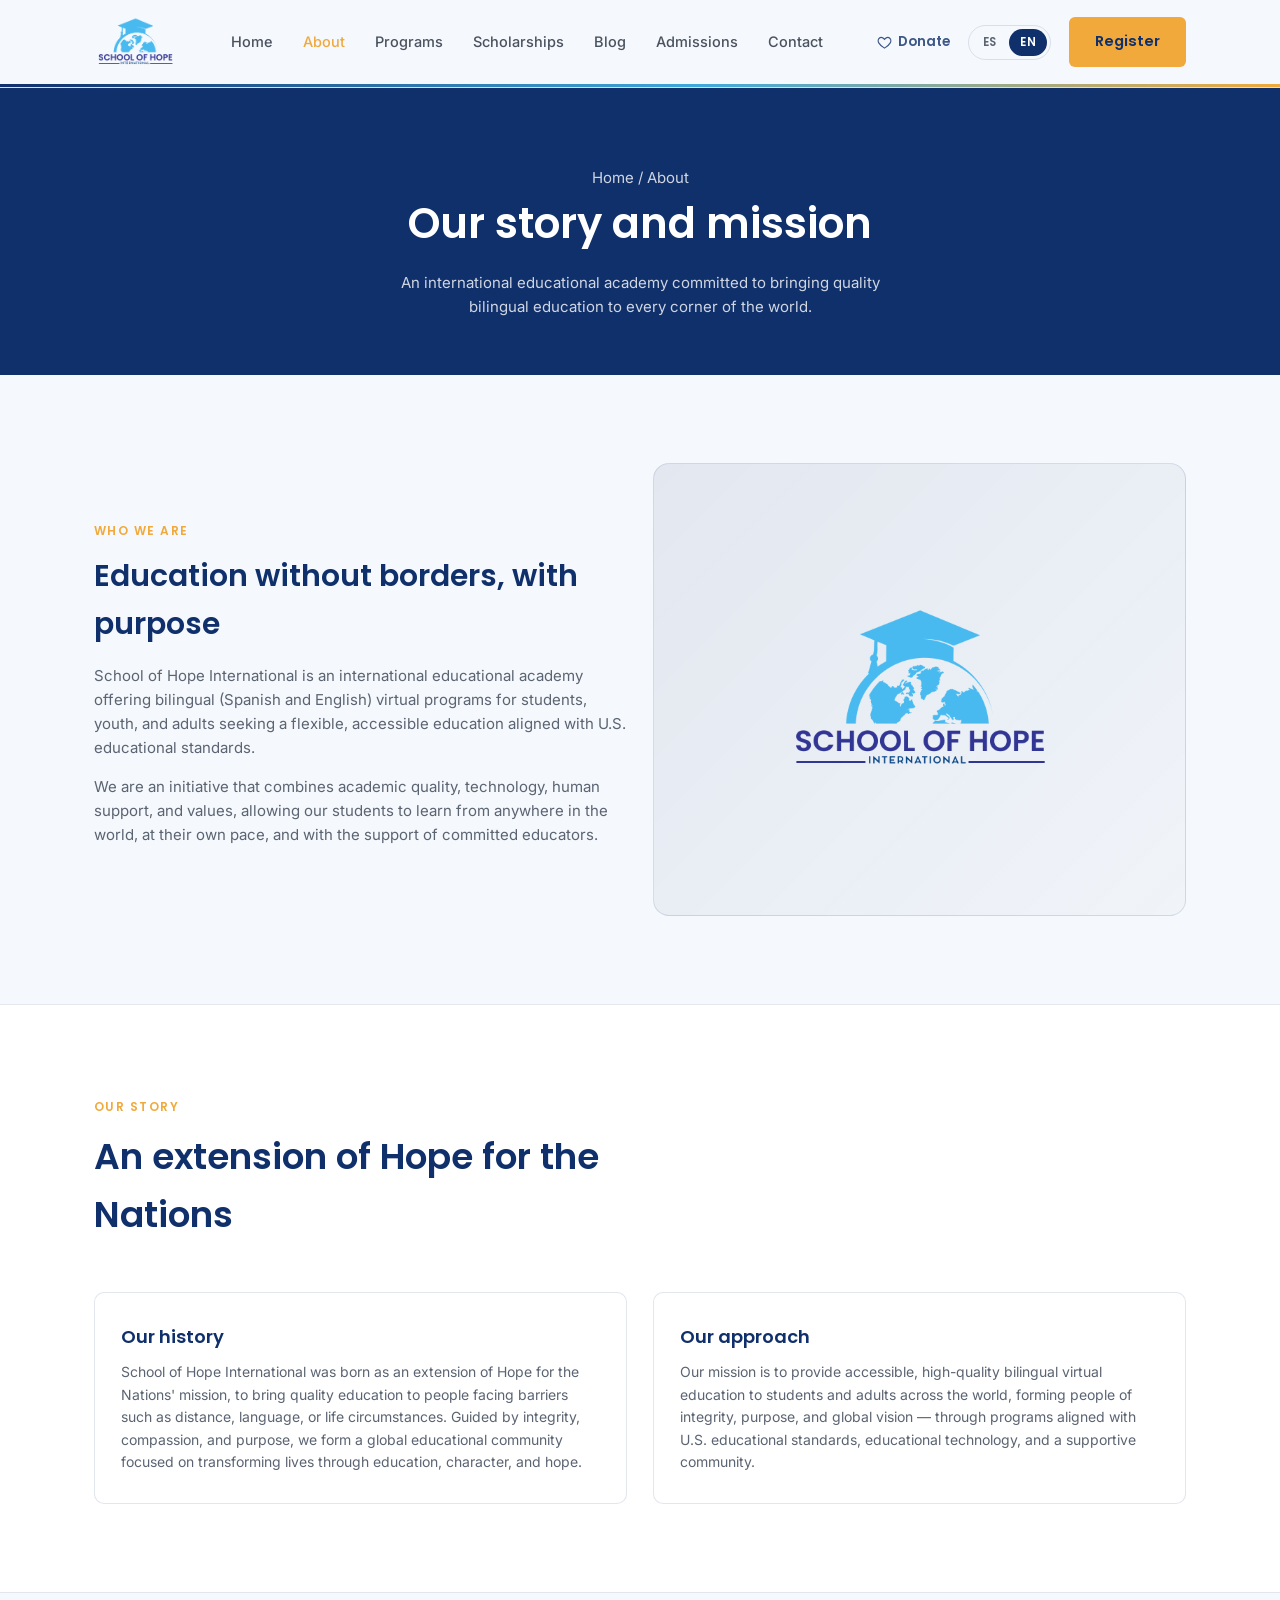
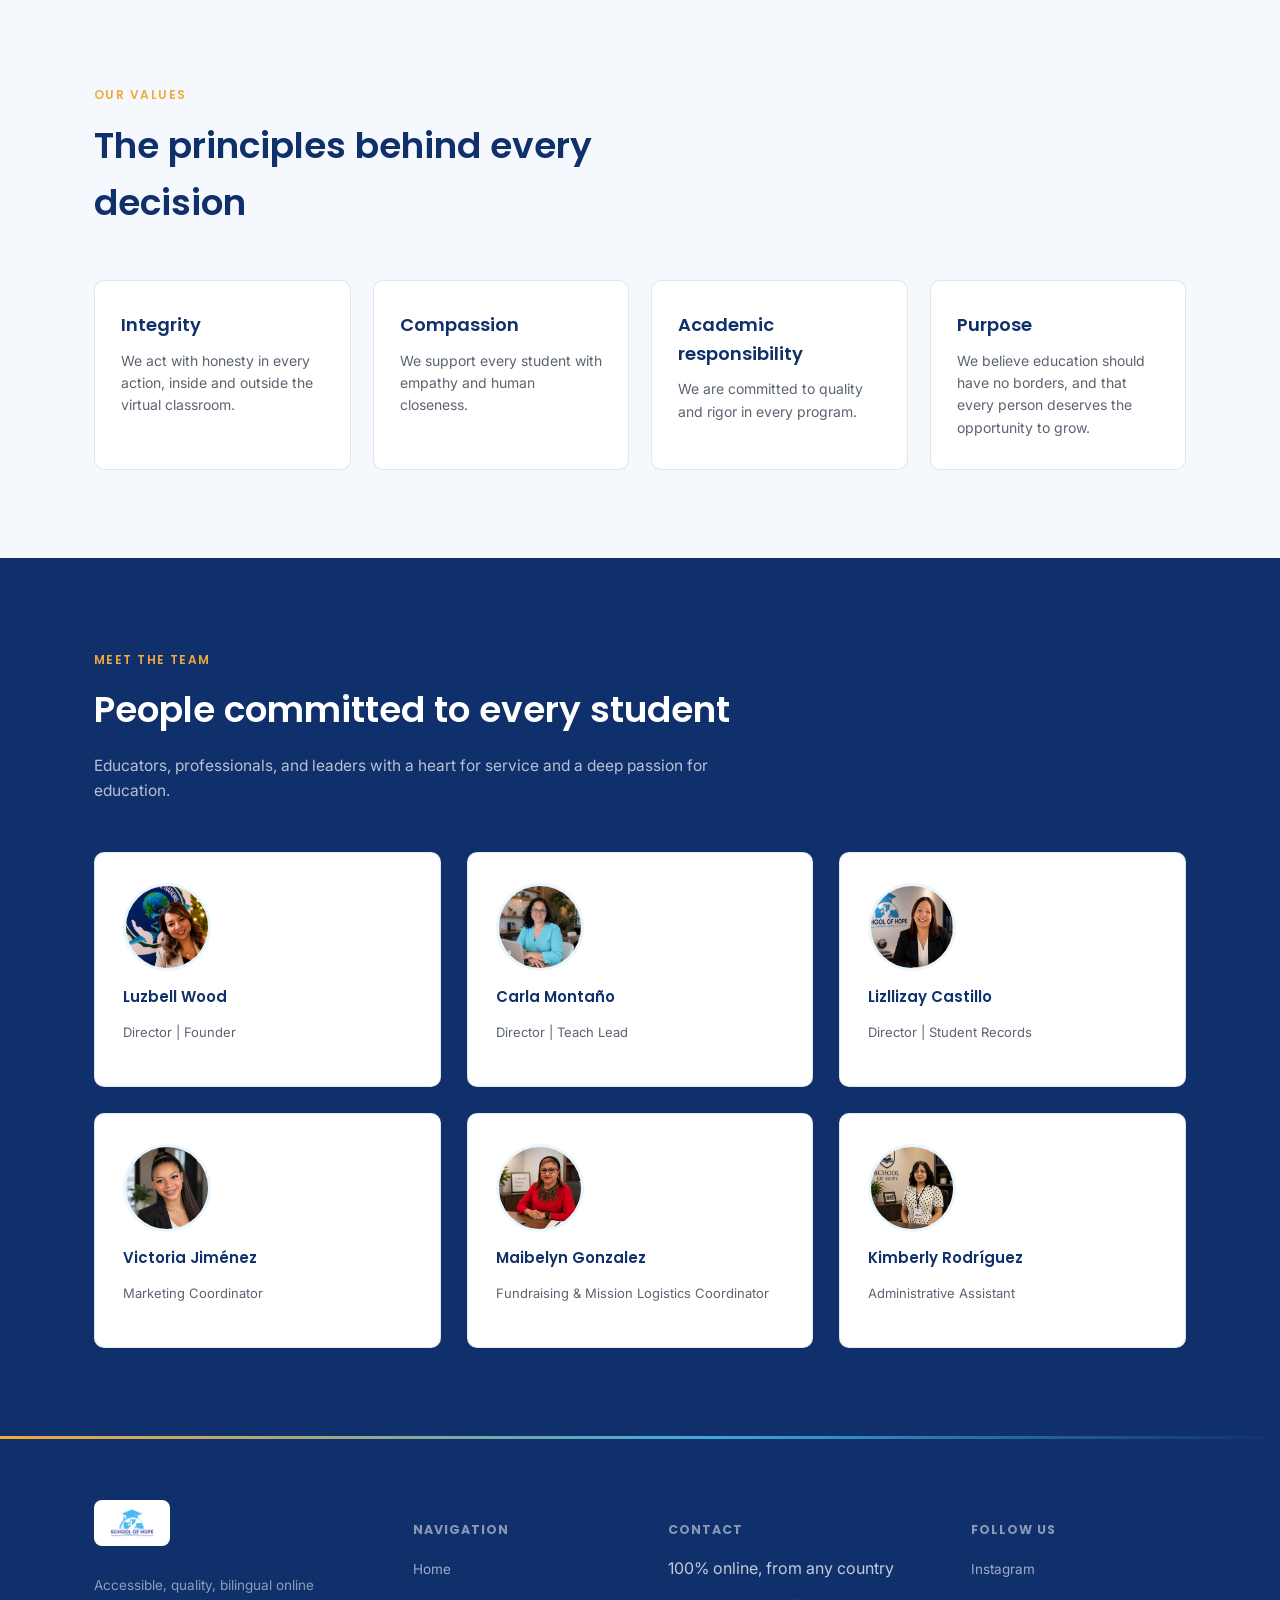
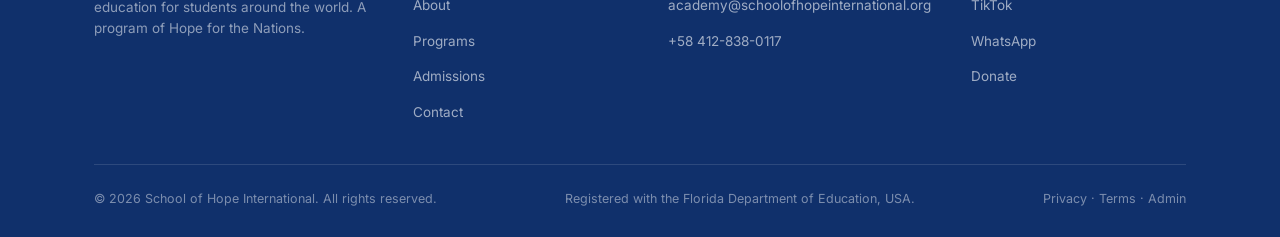
<file: sobre-nosotros.html>
<!doctype html>
<html lang="es">
<head>
<meta charset="utf-8" />
<meta name="viewport" content="width=device-width, initial-scale=1" />

<!-- Google Analytics (GA4) -->
<script async src="https://www.googletagmanager.com/gtag/js?id=G-DV2L0M8P9F"></script>
<script>
  window.dataLayer = window.dataLayer || [];
  function gtag(){dataLayer.push(arguments);}
  gtag("js", new Date());
  gtag("config", "G-DV2L0M8P9F");
</script>
<title>School of Hope International — Nosotros</title>
<meta name="description" content="Una academia educativa internacional comprometida con llevar educación bilingüe de calidad a cualquier parte del mundo.">
<meta property="og:type" content="website">
<meta property="og:site_name" content="School of Hope International">
<meta property="og:title" content="Nuestra historia y misión — School of Hope International">
<meta property="og:description" content="Una academia educativa internacional comprometida con llevar educación bilingüe de calidad a cualquier parte del mundo.">
<meta property="og:url" content="https://schoolofhopeinternational.org/sobre-nosotros.html">
<meta property="og:image" content="https://schoolofhopeinternational.org/assets/logo.png">
<meta name="twitter:card" content="summary_large_image">
<meta name="twitter:title" content="Nuestra historia y misión — School of Hope International">
<meta name="twitter:description" content="Una academia educativa internacional comprometida con llevar educación bilingüe de calidad a cualquier parte del mundo.">
<meta name="twitter:image" content="https://schoolofhopeinternational.org/assets/logo.png">
<link rel="icon" type="image/svg+xml" href="favicon.svg">
<link rel="apple-touch-icon" href="assets/apple-touch-icon.png">
<link rel="preconnect" href="https://fonts.googleapis.com">
<link href="https://fonts.googleapis.com/css2?family=Inter:wght@400;500;600&family=Poppins:wght@500;600;700&display=swap" rel="stylesheet">
<link rel="stylesheet" href="css/style.css">
</head>
<body>

<header class="site-header">
  <nav class="nav container">
    <a href="index.html" class="brand">
      <img src="assets/logo.png" alt="School of Hope International" class="brand-logo">
    </a>
    <button class="nav-toggle" aria-label="Abrir menú"><span></span><span></span><span></span></button>
    <div class="nav-links">
      <a href="index.html"><span data-lang="es">Inicio</span><span data-lang="en" hidden>Home</span></a>
      <a href="sobre-nosotros.html" class="active"><span data-lang="es">Nosotros</span><span data-lang="en" hidden>About</span></a>
      <a href="programas.html"><span data-lang="es">Programas</span><span data-lang="en" hidden>Programs</span></a>
      <a href="becas.html"><span data-lang="es">Becas</span><span data-lang="en" hidden>Scholarships</span></a>
      <a href="blog.html"><span data-lang="es">Blog</span><span data-lang="en" hidden>Blog</span></a>
      <a href="admisiones.html"><span data-lang="es">Admisiones</span><span data-lang="en" hidden>Admissions</span></a>
      <a href="contacto.html"><span data-lang="es">Contacto</span><span data-lang="en" hidden>Contact</span></a>
    </div>
    <div class="nav-cta">
      <a href="https://www.paypal.com/donate?hosted_button_id=JWBZEQHW76WC4" class="donate-link" target="_blank" rel="noopener"><svg width="15" height="15" viewBox="0 0 24 24" fill="none" stroke="currentColor" stroke-width="1.8"><path d="M12 21s-7-4.3-9.5-8.8C1 9 2 5.5 5 4.2c2.3-1 4.7 0 7 2.8 2.3-2.8 4.7-3.8 7-2.8 3 1.3 4 4.8 2.5 8-2.5 4.5-9.5 8.8-9.5 8.8Z"/></svg><span data-lang="es">Donar</span><span data-lang="en" hidden>Donate</span></a>
      <div class="lang-switch">
        <button type="button" class="lang-btn" data-set-lang="es">ES</button>
        <button type="button" class="lang-btn" data-set-lang="en">EN</button>
      </div>
      <a href="https://academy.schoolofhopeinternational.org/registro" class="btn btn-primary" target="_blank" rel="noopener"><span data-lang="es">Regístrate</span><span data-lang="en" hidden>Register</span></a>
    </div>
  </nav>
</header>

<div class="page-header">
  <div class="container">
    <p class="breadcrumb"><span data-lang="es">Inicio / Nosotros</span><span data-lang="en" hidden>Home / About</span></p>
    <h1 data-lang="es">Nuestra historia y misión</h1>
    <h1 data-lang="en" hidden>Our story and mission</h1>
    <p data-lang="es">Una academia educativa internacional comprometida con llevar educación bilingüe de calidad a cualquier parte del mundo.</p>
    <p data-lang="en" hidden>An international educational academy committed to bringing quality bilingual education to every corner of the world.</p>
  </div>
</div>

<section>
  <div class="container grid-2" style="align-items:center;">
    <div>
      <span class="eyebrow"><span data-lang="es">Quiénes somos</span><span data-lang="en" hidden>Who we are</span></span>
      <h2 style="font-size:30px; margin-bottom:16px;" data-lang="es">Educación sin fronteras, con propósito</h2>
      <h2 style="font-size:30px; margin-bottom:16px;" data-lang="en" hidden>Education without borders, with purpose</h2>
      <p style="color:var(--ink-muted); font-size:15px; margin-bottom:14px;" data-lang="es">School of Hope International es una academia educativa internacional que ofrece programas virtuales bilingües (español e inglés) para estudiantes, jóvenes y adultos que buscan una educación flexible, accesible y alineada con los estándares educativos de Estados Unidos.</p>
      <p style="color:var(--ink-muted); font-size:15px; margin-bottom:14px;" data-lang="en" hidden>School of Hope International is an international educational academy offering bilingual (Spanish and English) virtual programs for students, youth, and adults seeking a flexible, accessible education aligned with U.S. educational standards.</p>
      <p style="color:var(--ink-muted); font-size:15px;" data-lang="es">Somos una iniciativa que combina calidad académica, tecnología, acompañamiento humano y valores, permitiendo a nuestros estudiantes aprender desde cualquier lugar del mundo, a su propio ritmo y con el apoyo de educadores comprometidos.</p>
      <p style="color:var(--ink-muted); font-size:15px;" data-lang="en" hidden>We are an initiative that combines academic quality, technology, human support, and values, allowing our students to learn from anywhere in the world, at their own pace, and with the support of committed educators.</p>
    </div>
    <div class="hero-visual" style="background:linear-gradient(135deg, rgba(16,48,107,0.08), rgba(16,48,107,0.02)); border-color: var(--line); display:flex; align-items:center; justify-content:center; padding:40px;">
      <img src="assets/logo.png" alt="School of Hope International" style="max-width:280px; width:100%; height:auto;">
    </div>
  </div>
</section>

<section class="bg-alt">
  <div class="container">
    <div class="section-head">
      <span class="eyebrow"><span data-lang="es">Nuestra historia</span><span data-lang="en" hidden>Our story</span></span>
      <h2 data-lang="es">Una extensión de Hope for the Nations</h2>
      <h2 data-lang="en" hidden>An extension of Hope for the Nations</h2>
    </div>
    <div class="grid-2">
      <div class="card">
        <h3 data-lang="es">Nuestra historia</h3>
        <h3 data-lang="en" hidden>Our history</h3>
        <p data-lang="es">School of Hope International nace como una extensión de la misión de Hope for the Nations, con el propósito de llevar educación de calidad a personas que enfrentan barreras como la distancia, el idioma o las circunstancias de la vida. Guiados por la integridad, la compasión y el propósito, formamos una comunidad educativa global enfocada en transformar vidas con educación, carácter y esperanza.</p>
        <p data-lang="en" hidden>School of Hope International was born as an extension of Hope for the Nations' mission, to bring quality education to people facing barriers such as distance, language, or life circumstances. Guided by integrity, compassion, and purpose, we form a global educational community focused on transforming lives through education, character, and hope.</p>
      </div>
      <div class="card">
        <h3 data-lang="es">Nuestro enfoque</h3>
        <h3 data-lang="en" hidden>Our approach</h3>
        <p data-lang="es">Nuestra misión es brindar educación virtual bilingüe, accesible y de alta calidad a estudiantes y adultos de diversas partes del mundo, formando personas con integridad, propósito y visión global — a través de programas alineados con los estándares educativos de Estados Unidos, tecnología educativa y una comunidad de apoyo.</p>
        <p data-lang="en" hidden>Our mission is to provide accessible, high-quality bilingual virtual education to students and adults across the world, forming people of integrity, purpose, and global vision — through programs aligned with U.S. educational standards, educational technology, and a supportive community.</p>
      </div>
    </div>
  </div>
</section>

<section>
  <div class="container">
    <div class="section-head">
      <span class="eyebrow"><span data-lang="es">Nuestros valores</span><span data-lang="en" hidden>Our values</span></span>
      <h2 data-lang="es">Los principios detrás de cada decisión</h2>
      <h2 data-lang="en" hidden>The principles behind every decision</h2>
    </div>
    <div class="grid-4">
      <div class="card">
        <h3 data-lang="es">Integridad</h3><h3 data-lang="en" hidden>Integrity</h3>
        <p data-lang="es">Actuamos con honestidad en cada acción, dentro y fuera del aula virtual.</p>
        <p data-lang="en" hidden>We act with honesty in every action, inside and outside the virtual classroom.</p>
      </div>
      <div class="card">
        <h3 data-lang="es">Compasión</h3><h3 data-lang="en" hidden>Compassion</h3>
        <p data-lang="es">Acompañamos a cada estudiante con empatía y cercanía humana.</p>
        <p data-lang="en" hidden>We support every student with empathy and human closeness.</p>
      </div>
      <div class="card">
        <h3 data-lang="es">Responsabilidad académica</h3><h3 data-lang="en" hidden>Academic responsibility</h3>
        <p data-lang="es">Nos comprometemos con la calidad y la exigencia en cada programa.</p>
        <p data-lang="en" hidden>We are committed to quality and rigor in every program.</p>
      </div>
      <div class="card">
        <h3 data-lang="es">Propósito</h3><h3 data-lang="en" hidden>Purpose</h3>
        <p data-lang="es">Creemos que la educación no debe tener fronteras y que cada persona merece la oportunidad de crecer.</p>
        <p data-lang="en" hidden>We believe education should have no borders, and that every person deserves the opportunity to grow.</p>
      </div>
    </div>
  </div>
</section>

<section class="bg-navy">
  <div class="container">
    <div class="section-head">
      <span class="eyebrow"><span data-lang="es">Conoce al equipo</span><span data-lang="en" hidden>Meet the team</span></span>
      <h2 data-lang="es">Personas comprometidas con cada estudiante</h2>
      <h2 data-lang="en" hidden>People committed to every student</h2>
      <p class="sub" data-lang="es">Educadores, profesionales y líderes con vocación de servicio y una profunda pasión por la educación.</p>
      <p class="sub" data-lang="en" hidden>Educators, professionals, and leaders with a heart for service and a deep passion for education.</p>
    </div>
    <div class="grid-3">
      <div class="quote-card">
        <img class="team-photo" style="margin-bottom:14px;" src="assets/team-members/luzbell-wood.png" alt="Luzbell Wood">
        <h4 style="color:var(--navy); font-size:15px; margin-bottom:2px;">Luzbell Wood</h4>
        <p style="font-size:13px; color:var(--ink-muted);" data-lang="es">Directora | Fundadora</p>
        <p style="font-size:13px; color:var(--ink-muted);" data-lang="en" hidden>Director | Founder</p>
      </div>
      <div class="quote-card">
        <img class="team-photo" style="margin-bottom:14px;" src="assets/team-members/carla-montano.png" alt="Carla Montaño">
        <h4 style="color:var(--navy); font-size:15px; margin-bottom:2px;">Carla Montaño</h4>
        <p style="font-size:13px; color:var(--ink-muted);" data-lang="es">Directora | Líder Académica</p>
        <p style="font-size:13px; color:var(--ink-muted);" data-lang="en" hidden>Director | Teach Lead</p>
      </div>
      <div class="quote-card">
        <img class="team-photo" style="margin-bottom:14px;" src="assets/team-members/lizllisay.jpg" alt="Lizllizay Castillo">
        <h4 style="color:var(--navy); font-size:15px; margin-bottom:2px;">Lizllizay Castillo</h4>
        <p style="font-size:13px; color:var(--ink-muted);" data-lang="es">Directora | Control de Estudios</p>
        <p style="font-size:13px; color:var(--ink-muted);" data-lang="en" hidden>Director | Student Records</p>
      </div>
      <div class="quote-card">
        <img class="team-photo" style="margin-bottom:14px;" src="assets/team-members/Victoria-jimenez.jpg" alt="Victoria Jiménez">
        <h4 style="color:var(--navy); font-size:15px; margin-bottom:2px;">Victoria Jiménez</h4>
        <p style="font-size:13px; color:var(--ink-muted);" data-lang="es">Coordinadora de Marketing</p>
        <p style="font-size:13px; color:var(--ink-muted);" data-lang="en" hidden>Marketing Coordinator</p>
      </div>
      <div class="quote-card">
        <img class="team-photo" style="margin-bottom:14px;" src="assets/team-members/Maibelyn.png" alt="Maibelyn Gonzalez">
        <h4 style="color:var(--navy); font-size:15px; margin-bottom:2px;">Maibelyn Gonzalez</h4>
        <p style="font-size:13px; color:var(--ink-muted);" data-lang="es">Coordinadora de Recaudación y Logística de Misión</p>
        <p style="font-size:13px; color:var(--ink-muted);" data-lang="en" hidden>Fundraising &amp; Mission Logistics Coordinator</p>
      </div>
      <div class="quote-card">
        <img class="team-photo" style="margin-bottom:14px;" src="assets/team-members/Kimberly%20School%20of%20Hope%20%281%29.png" alt="Kimberly Rodríguez">
        <h4 style="color:var(--navy); font-size:15px; margin-bottom:2px;">Kimberly Rodríguez</h4>
        <p style="font-size:13px; color:var(--ink-muted);" data-lang="es">Asistente Administrativa</p>
        <p style="font-size:13px; color:var(--ink-muted);" data-lang="en" hidden>Administrative Assistant</p>
      </div>
    </div>
  </div>
</section>

<footer class="site-footer">
  <div class="container">
    <div class="footer-grid">
      <div>
        <div class="footer-logo-card"><img src="assets/logo.png" alt="School of Hope International"></div>
        <p class="desc" data-lang="es">Educación bilingüe en línea, accesible y de calidad, para estudiantes de todo el mundo. Un programa de Hope for the Nations.</p>
        <p class="desc" data-lang="en" hidden>Accessible, quality, bilingual online education for students around the world. A program of Hope for the Nations.</p>
      </div>
      <div>
        <h5><span data-lang="es">Navegación</span><span data-lang="en" hidden>Navigation</span></h5>
        <ul class="footer-links">
          <li><a href="index.html"><span data-lang="es">Inicio</span><span data-lang="en" hidden>Home</span></a></li>
          <li><a href="sobre-nosotros.html"><span data-lang="es">Nosotros</span><span data-lang="en" hidden>About</span></a></li>
          <li><a href="programas.html"><span data-lang="es">Programas</span><span data-lang="en" hidden>Programs</span></a></li>
          <li><a href="admisiones.html"><span data-lang="es">Admisiones</span><span data-lang="en" hidden>Admissions</span></a></li>
          <li><a href="contacto.html"><span data-lang="es">Contacto</span><span data-lang="en" hidden>Contact</span></a></li>
        </ul>
      </div>
      <div>
        <h5><span data-lang="es">Contacto</span><span data-lang="en" hidden>Contact</span></h5>
        <ul class="footer-links">
          <li><span data-lang="es">100% en línea, desde cualquier país</span><span data-lang="en" hidden>100% online, from any country</span></li>
          <li><a href="mailto:academy@schoolofhopeinternational.org">academy@schoolofhopeinternational.org</a></li>
          <li><a href="tel:+584128380117">+58 412-838-0117</a></li>
        </ul>
      </div>
      <div>
        <h5><span data-lang="es">Síguenos</span><span data-lang="en" hidden>Follow us</span></h5>
        <ul class="footer-links">
          <li><a href="https://instagram.com/schoolofhopeinternational" target="_blank" rel="noopener">Instagram</a></li>
          <li><a href="https://tiktok.com/@school.of.hope.in" target="_blank" rel="noopener">TikTok</a></li>
          <li><a href="https://wa.me/584243558239" target="_blank" rel="noopener">WhatsApp</a></li>
          <li><a href="https://www.paypal.com/donate?hosted_button_id=JWBZEQHW76WC4" target="_blank" rel="noopener"><span data-lang="es">Donar</span><span data-lang="en" hidden>Donate</span></a></li>
        </ul>
      </div>
    </div>
    <div class="footer-bottom">
      <span data-lang="es">© 2026 School of Hope International. Todos los derechos reservados.</span>
      <span data-lang="en" hidden>© 2026 School of Hope International. All rights reserved.</span>
      <span data-lang="es">Registrada en el Departamento de Educación de Florida, EE. UU.</span>
      <span data-lang="en" hidden>Registered with the Florida Department of Education, USA.</span>
      <span><a href="privacidad.html"><span data-lang="es">Privacidad</span><span data-lang="en" hidden>Privacy</span></a> · <a href="terminos.html"><span data-lang="es">Términos</span><span data-lang="en" hidden>Terms</span></a> · <a href="admin/index.html">Admin</a></span>
    </div>
  </div>
</footer>
<script src="js/script.js?v=2"></script>
<script src="js/popup.js?v=1"></script>
</body>
</html>
</file>
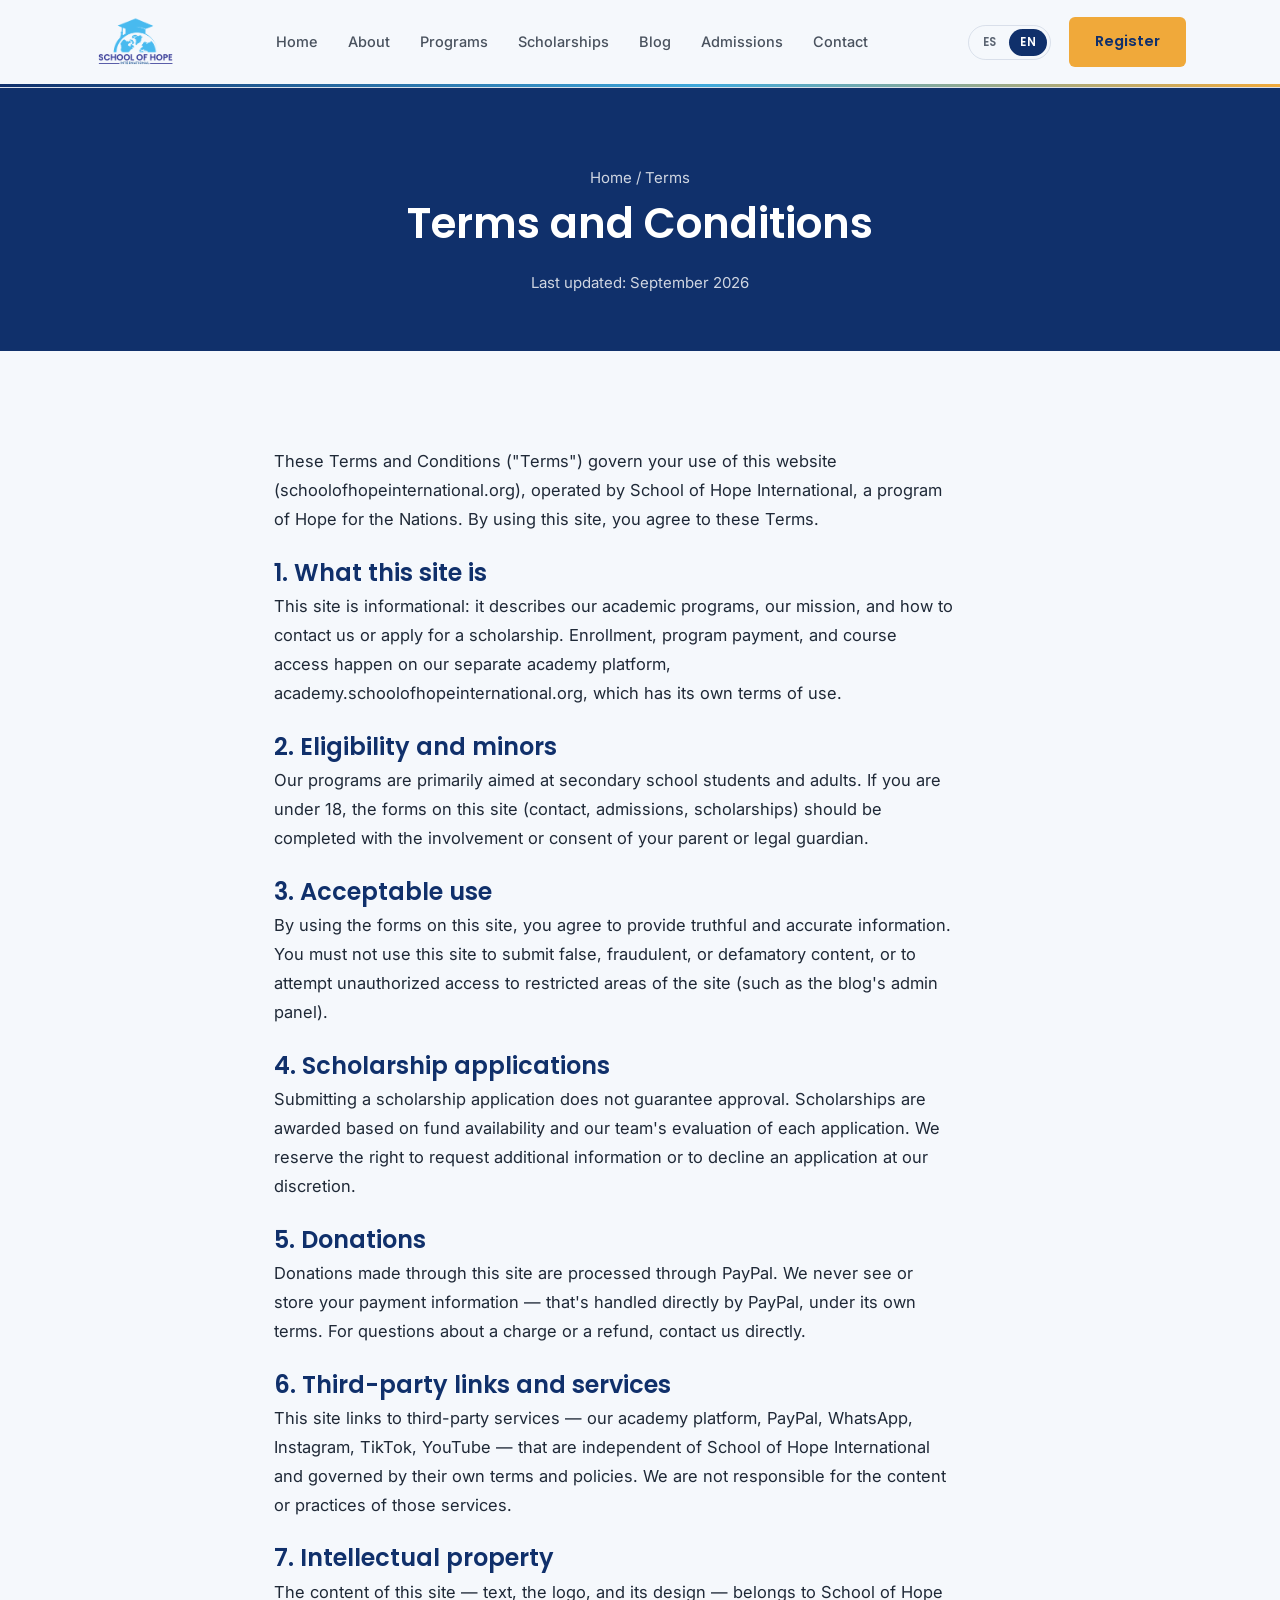
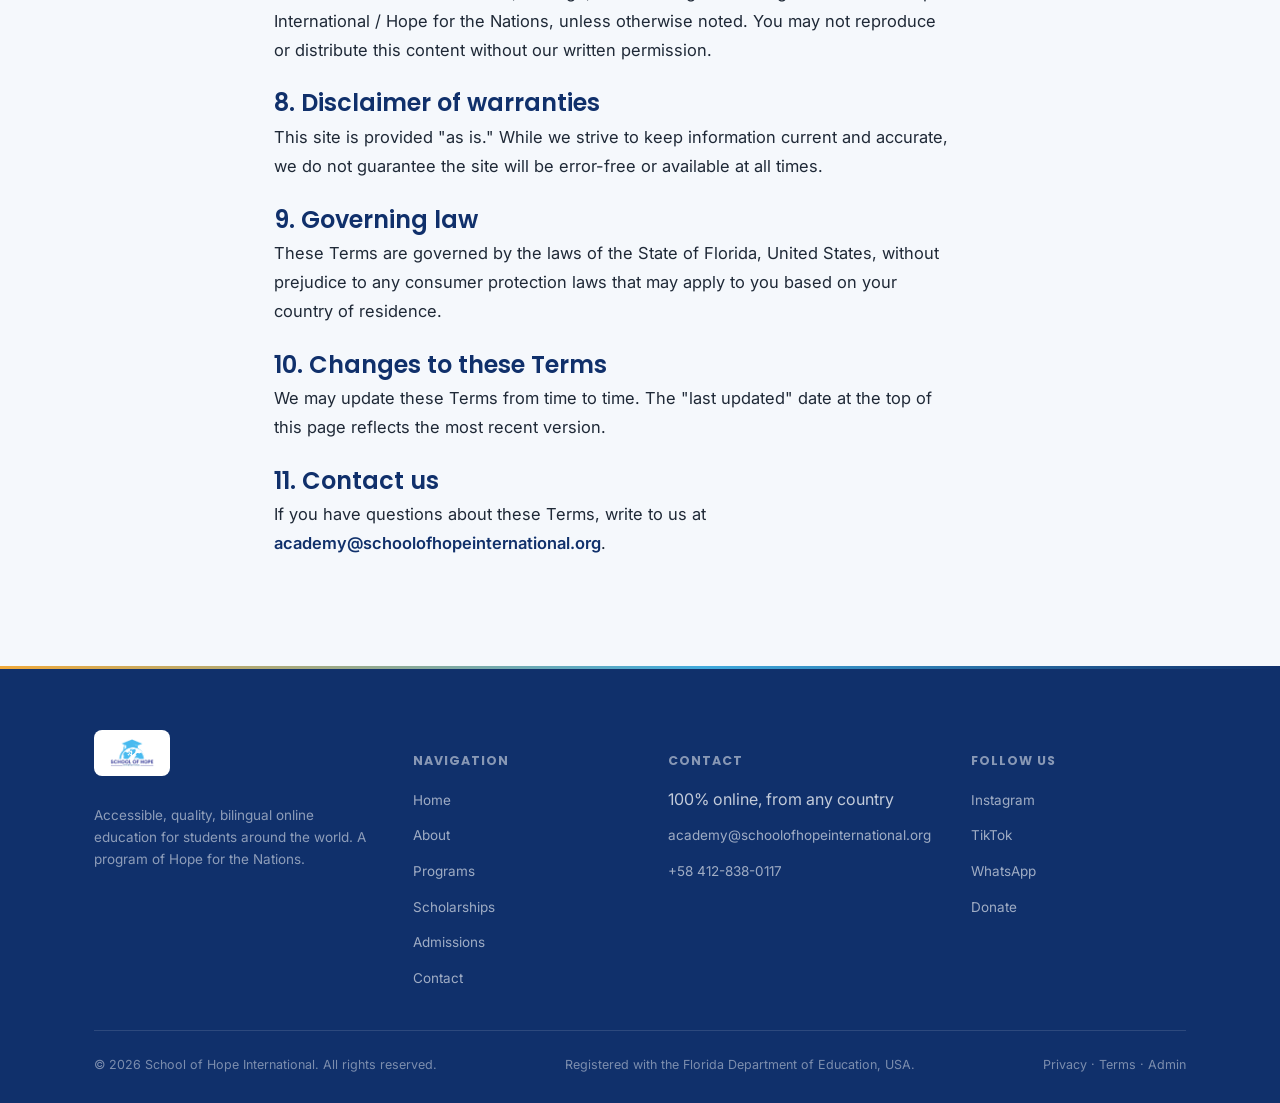
<file: terminos.html>
<!doctype html>
<html lang="es">
<head>
<meta charset="utf-8" />
<meta name="viewport" content="width=device-width, initial-scale=1" />
<link rel="icon" type="image/svg+xml" href="favicon.svg">
<link rel="apple-touch-icon" href="assets/apple-touch-icon.png">

<!-- Google Analytics (GA4) -->
<script async src="https://www.googletagmanager.com/gtag/js?id=G-DV2L0M8P9F"></script>
<script>
  window.dataLayer = window.dataLayer || [];
  function gtag(){dataLayer.push(arguments);}
  gtag("js", new Date());
  gtag("config", "G-DV2L0M8P9F");
</script>
<title>School of Hope International — Términos y Condiciones</title>
<link rel="preconnect" href="https://fonts.googleapis.com">
<link href="https://fonts.googleapis.com/css2?family=Inter:wght@400;500;600&family=Poppins:wght@500;600;700&display=swap" rel="stylesheet">
<link rel="stylesheet" href="css/style.css">
</head>
<body>

<header class="site-header">
  <nav class="nav container">
    <a href="index.html" class="brand">
      <img src="assets/logo.png" alt="School of Hope International" class="brand-logo">
    </a>
    <button class="nav-toggle" aria-label="Abrir menú"><span></span><span></span><span></span></button>
    <div class="nav-links">
      <a href="index.html"><span data-lang="es">Inicio</span><span data-lang="en" hidden>Home</span></a>
      <a href="sobre-nosotros.html"><span data-lang="es">Nosotros</span><span data-lang="en" hidden>About</span></a>
      <a href="programas.html"><span data-lang="es">Programas</span><span data-lang="en" hidden>Programs</span></a>
      <a href="becas.html"><span data-lang="es">Becas</span><span data-lang="en" hidden>Scholarships</span></a>
      <a href="blog.html"><span data-lang="es">Blog</span><span data-lang="en" hidden>Blog</span></a>
      <a href="admisiones.html"><span data-lang="es">Admisiones</span><span data-lang="en" hidden>Admissions</span></a>
      <a href="contacto.html"><span data-lang="es">Contacto</span><span data-lang="en" hidden>Contact</span></a>
    </div>
    <div class="nav-cta">
      <div class="lang-switch">
        <button type="button" class="lang-btn" data-set-lang="es">ES</button>
        <button type="button" class="lang-btn" data-set-lang="en">EN</button>
      </div>
      <a href="https://academy.schoolofhopeinternational.org/registro" class="btn btn-primary" target="_blank" rel="noopener"><span data-lang="es">Regístrate</span><span data-lang="en" hidden>Register</span></a>
    </div>
  </nav>
</header>

<div class="page-header">
  <div class="container">
    <p class="breadcrumb"><span data-lang="es">Inicio / Términos</span><span data-lang="en" hidden>Home / Terms</span></p>
    <h1 data-lang="es">Términos y Condiciones</h1>
    <h1 data-lang="en" hidden>Terms and Conditions</h1>
    <p data-lang="es">Última actualización: septiembre de 2026</p>
    <p data-lang="en" hidden>Last updated: September 2026</p>
  </div>
</div>

<section>
  <div class="container" style="max-width:780px;">
    <div class="post-body">

      <p data-lang="es">Estos Términos y Condiciones ("Términos") rigen el uso de este sitio web (schoolofhopeinternational.org), operado por School of Hope International, un programa de Hope for the Nations. Al usar este sitio, aceptas estos Términos.</p>
      <p data-lang="en" hidden>These Terms and Conditions ("Terms") govern your use of this website (schoolofhopeinternational.org), operated by School of Hope International, a program of Hope for the Nations. By using this site, you agree to these Terms.</p>

      <h2 data-lang="es">1. Qué es este sitio</h2>
      <h2 data-lang="en" hidden>1. What this site is</h2>
      <p data-lang="es">Este sitio es informativo: describe nuestros programas académicos, nuestra misión, y cómo contactarnos o solicitar una beca. La inscripción, el pago de programas y el acceso a cursos ocurren en nuestra plataforma educativa independiente, academy.schoolofhopeinternational.org, que tiene sus propios términos de uso.</p>
      <p data-lang="en" hidden>This site is informational: it describes our academic programs, our mission, and how to contact us or apply for a scholarship. Enrollment, program payment, and course access happen on our separate academy platform, academy.schoolofhopeinternational.org, which has its own terms of use.</p>

      <h2 data-lang="es">2. Elegibilidad y menores de edad</h2>
      <h2 data-lang="en" hidden>2. Eligibility and minors</h2>
      <p data-lang="es">Nuestros programas están dirigidos principalmente a estudiantes de secundaria y adultos. Si eres menor de 18 años, los formularios de este sitio (contacto, admisiones, becas) deben completarse con la participación o el consentimiento de tu padre, madre o representante legal.</p>
      <p data-lang="en" hidden>Our programs are primarily aimed at secondary school students and adults. If you are under 18, the forms on this site (contact, admissions, scholarships) should be completed with the involvement or consent of your parent or legal guardian.</p>

      <h2 data-lang="es">3. Uso aceptable</h2>
      <h2 data-lang="en" hidden>3. Acceptable use</h2>
      <p data-lang="es">Al usar los formularios de este sitio, aceptas proporcionar información verdadera y precisa. No debes usar este sitio para enviar contenido falso, fraudulento, difamatorio, o para intentar acceder sin autorización a partes restringidas del sitio (como el panel de administración del blog).</p>
      <p data-lang="en" hidden>By using the forms on this site, you agree to provide truthful and accurate information. You must not use this site to submit false, fraudulent, or defamatory content, or to attempt unauthorized access to restricted areas of the site (such as the blog's admin panel).</p>

      <h2 data-lang="es">4. Solicitudes de beca</h2>
      <h2 data-lang="en" hidden>4. Scholarship applications</h2>
      <p data-lang="es">Enviar una solicitud de beca no garantiza que será aprobada. Las becas se otorgan según la disponibilidad de fondos y la evaluación de cada solicitud por nuestro equipo. Nos reservamos el derecho de solicitar información adicional o de rechazar una solicitud a nuestra discreción.</p>
      <p data-lang="en" hidden>Submitting a scholarship application does not guarantee approval. Scholarships are awarded based on fund availability and our team's evaluation of each application. We reserve the right to request additional information or to decline an application at our discretion.</p>

      <h2 data-lang="es">5. Donaciones</h2>
      <h2 data-lang="en" hidden>5. Donations</h2>
      <p data-lang="es">Las donaciones a través de este sitio se procesan mediante PayPal. Nunca vemos ni almacenamos tu información de pago — eso lo gestiona PayPal directamente, bajo sus propios términos. Para preguntas sobre un cargo o un reembolso, contáctanos directamente.</p>
      <p data-lang="en" hidden>Donations made through this site are processed through PayPal. We never see or store your payment information — that's handled directly by PayPal, under its own terms. For questions about a charge or a refund, contact us directly.</p>

      <h2 data-lang="es">6. Enlaces y servicios de terceros</h2>
      <h2 data-lang="en" hidden>6. Third-party links and services</h2>
      <p data-lang="es">Este sitio enlaza a servicios de terceros — nuestra plataforma educativa, PayPal, WhatsApp, Instagram, TikTok, YouTube — que son independientes de School of Hope International y se rigen por sus propios términos y políticas. No somos responsables del contenido o las prácticas de esos servicios.</p>
      <p data-lang="en" hidden>This site links to third-party services — our academy platform, PayPal, WhatsApp, Instagram, TikTok, YouTube — that are independent of School of Hope International and governed by their own terms and policies. We are not responsible for the content or practices of those services.</p>

      <h2 data-lang="es">7. Propiedad intelectual</h2>
      <h2 data-lang="en" hidden>7. Intellectual property</h2>
      <p data-lang="es">El contenido de este sitio — textos, el logotipo, y su diseño — pertenece a School of Hope International / Hope for the Nations, salvo que se indique lo contrario. No puedes reproducir o distribuir este contenido sin nuestro permiso por escrito.</p>
      <p data-lang="en" hidden>The content of this site — text, the logo, and its design — belongs to School of Hope International / Hope for the Nations, unless otherwise noted. You may not reproduce or distribute this content without our written permission.</p>

      <h2 data-lang="es">8. Exención de garantías</h2>
      <h2 data-lang="en" hidden>8. Disclaimer of warranties</h2>
      <p data-lang="es">Este sitio se proporciona "tal cual". Aunque nos esforzamos por mantener la información actualizada y precisa, no garantizamos que el sitio esté libre de errores o disponible en todo momento.</p>
      <p data-lang="en" hidden>This site is provided "as is." While we strive to keep information current and accurate, we do not guarantee the site will be error-free or available at all times.</p>

      <h2 data-lang="es">9. Ley aplicable</h2>
      <h2 data-lang="en" hidden>9. Governing law</h2>
      <p data-lang="es">Estos Términos se rigen por las leyes del Estado de Florida, Estados Unidos, sin perjuicio de las leyes de protección al consumidor que puedan aplicarte según tu país de residencia.</p>
      <p data-lang="en" hidden>These Terms are governed by the laws of the State of Florida, United States, without prejudice to any consumer protection laws that may apply to you based on your country of residence.</p>

      <h2 data-lang="es">10. Cambios a estos Términos</h2>
      <h2 data-lang="en" hidden>10. Changes to these Terms</h2>
      <p data-lang="es">Podemos actualizar estos Términos ocasionalmente. La fecha de "última actualización" al inicio de esta página refleja la versión más reciente.</p>
      <p data-lang="en" hidden>We may update these Terms from time to time. The "last updated" date at the top of this page reflects the most recent version.</p>

      <h2 data-lang="es">11. Contáctanos</h2>
      <h2 data-lang="en" hidden>11. Contact us</h2>
      <p data-lang="es">Si tienes preguntas sobre estos Términos, escríbenos a <a href="mailto:academy@schoolofhopeinternational.org" style="color:var(--navy); font-weight:600;">academy@schoolofhopeinternational.org</a>.</p>
      <p data-lang="en" hidden>If you have questions about these Terms, write to us at <a href="mailto:academy@schoolofhopeinternational.org" style="color:var(--navy); font-weight:600;">academy@schoolofhopeinternational.org</a>.</p>

    </div>
  </div>
</section>

<footer class="site-footer">
  <div class="container">
    <div class="footer-grid">
      <div>
        <div class="footer-logo-card"><img src="assets/logo.png" alt="School of Hope International"></div>
        <p class="desc" data-lang="es">Educación bilingüe en línea, accesible y de calidad, para estudiantes de todo el mundo. Un programa de Hope for the Nations.</p>
        <p class="desc" data-lang="en" hidden>Accessible, quality, bilingual online education for students around the world. A program of Hope for the Nations.</p>
      </div>
      <div>
        <h5><span data-lang="es">Navegación</span><span data-lang="en" hidden>Navigation</span></h5>
        <ul class="footer-links">
          <li><a href="index.html"><span data-lang="es">Inicio</span><span data-lang="en" hidden>Home</span></a></li>
          <li><a href="sobre-nosotros.html"><span data-lang="es">Nosotros</span><span data-lang="en" hidden>About</span></a></li>
          <li><a href="programas.html"><span data-lang="es">Programas</span><span data-lang="en" hidden>Programs</span></a></li>
          <li><a href="becas.html"><span data-lang="es">Becas</span><span data-lang="en" hidden>Scholarships</span></a></li>
          <li><a href="admisiones.html"><span data-lang="es">Admisiones</span><span data-lang="en" hidden>Admissions</span></a></li>
          <li><a href="contacto.html"><span data-lang="es">Contacto</span><span data-lang="en" hidden>Contact</span></a></li>
        </ul>
      </div>
      <div>
        <h5><span data-lang="es">Contacto</span><span data-lang="en" hidden>Contact</span></h5>
        <ul class="footer-links">
          <li><span data-lang="es">100% en línea, desde cualquier país</span><span data-lang="en" hidden>100% online, from any country</span></li>
          <li><a href="mailto:academy@schoolofhopeinternational.org">academy@schoolofhopeinternational.org</a></li>
          <li><a href="tel:+584128380117">+58 412-838-0117</a></li>
        </ul>
      </div>
      <div>
        <h5><span data-lang="es">Síguenos</span><span data-lang="en" hidden>Follow us</span></h5>
        <ul class="footer-links">
          <li><a href="https://instagram.com/schoolofhopeinternational" target="_blank" rel="noopener">Instagram</a></li>
          <li><a href="https://tiktok.com/@school.of.hope.in" target="_blank" rel="noopener">TikTok</a></li>
          <li><a href="https://wa.me/584243558239" target="_blank" rel="noopener">WhatsApp</a></li>
          <li><a href="https://www.paypal.com/donate?hosted_button_id=JWBZEQHW76WC4" target="_blank" rel="noopener"><span data-lang="es">Donar</span><span data-lang="en" hidden>Donate</span></a></li>
        </ul>
      </div>
    </div>
    <div class="footer-bottom">
      <span data-lang="es">© 2026 School of Hope International. Todos los derechos reservados.</span>
      <span data-lang="en" hidden>© 2026 School of Hope International. All rights reserved.</span>
      <span data-lang="es">Registrada en el Departamento de Educación de Florida, EE. UU.</span>
      <span data-lang="en" hidden>Registered with the Florida Department of Education, USA.</span>
      <span><a href="privacidad.html"><span data-lang="es">Privacidad</span><span data-lang="en" hidden>Privacy</span></a> · <a href="terminos.html"><span data-lang="es">Términos</span><span data-lang="en" hidden>Terms</span></a> · <a href="admin/index.html">Admin</a></span>
    </div>
  </div>
</footer>
<script src="js/script.js?v=2"></script>
</body>
</html>
</file>
<file: css/style.css>
/* ============================================================
   Plantilla Web para Colegios — style.css
   Cambia los colores principales aquí abajo para personalizar
   toda la plantilla de una vez.
   ============================================================ */

:root {
  --navy: #10306b;
  --navy-soft: #1d4f9e;
  --sky: #3fa9dc;
  --sky-soft: #eaf6fd;
  --gold: #f0a93a;
  --gold-soft: #f6c977;
  --paper: #f5f8fc;
  --paper-card: #ffffff;
  --ink: #1f2937;
  --ink-muted: #5b6472;
  --line: rgba(16, 48, 107, 0.12);
  --font-heading: "Poppins", sans-serif;
  --font-body: "Inter", sans-serif;
}

* { box-sizing: border-box; }

/* The `hidden` attribute must always win, even over classes that set their own `display`
   (e.g. .btn, .card-cta, .grid-3) — without this, toggling `el.hidden` in JS silently fails
   on any element whose class declares a display value. */
[hidden] { display: none !important; }

html { scroll-behavior: smooth; }

body {
  margin: 0;
  font-family: var(--font-body);
  color: var(--ink);
  background: var(--paper);
  line-height: 1.6;
}

img { max-width: 100%; display: block; }

a { color: inherit; text-decoration: none; }

h1, h2, h3, h4 {
  font-family: var(--font-heading);
  font-weight: 600;
  margin: 0;
  color: var(--navy);
}

.container {
  width: 100%;
  max-width: 1140px;
  margin: 0 auto;
  padding: 0 24px;
}

.eyebrow {
  font-family: var(--font-heading);
  font-size: 12px;
  font-weight: 600;
  letter-spacing: 0.12em;
  text-transform: uppercase;
  color: var(--gold);
  margin-bottom: 12px;
  display: inline-block;
}

.btn {
  display: inline-flex;
  align-items: center;
  gap: 8px;
  font-family: var(--font-heading);
  font-weight: 600;
  font-size: 14.5px;
  padding: 13px 26px;
  border-radius: 6px;
  cursor: pointer;
  transition: transform 0.15s ease, box-shadow 0.15s ease;
}

.btn-primary {
  background: var(--gold);
  color: var(--navy);
}

.btn-primary:hover {
  transform: translateY(-2px);
  box-shadow: 0 8px 18px rgba(240, 169, 58, 0.35);
}

.btn-outline {
  border: 1.5px solid rgba(255, 255, 255, 0.55);
  color: #fff;
}

.btn-outline:hover {
  background: rgba(255, 255, 255, 0.1);
}

.btn-outline-navy {
  border: 1.5px solid var(--navy);
  color: var(--navy);
}

.btn-outline-navy:hover {
  background: rgba(16, 48, 107, 0.06);
}

/* ---------- HEADER / NAV ---------- */

.site-header {
  position: sticky;
  top: 0;
  z-index: 50;
  background: rgba(245, 248, 252, 0.92);
  backdrop-filter: blur(8px);
  border-bottom: 1px solid var(--line);
}
.site-header::after {
  content: "";
  display: block;
  height: 3px;
  background: linear-gradient(90deg, var(--navy) 0%, var(--sky) 55%, var(--gold) 100%);
}

.nav {
  display: flex;
  align-items: center;
  justify-content: space-between;
  padding: 16px 24px;
}

.brand {
  display: flex;
  align-items: center;
  gap: 10px;
  font-family: var(--font-heading);
  font-weight: 700;
  font-size: 18px;
  color: var(--navy);
}

.brand .logo-mark {
  width: 34px;
  height: 34px;
  border-radius: 8px;
  background: var(--navy);
  display: flex;
  align-items: center;
  justify-content: center;
}

.brand-logo { height: 52px; width: auto; display: block; }

.footer-logo-card {
  display: inline-flex;
  background: #fff;
  border-radius: 8px;
  padding: 8px 14px;
  margin-bottom: 16px;
}
.footer-logo-card img { height: 30px; width: auto; display: block; }

.nav-links {
  display: flex;
  align-items: center;
  gap: 30px;
  font-size: 14.5px;
  font-weight: 500;
}

.nav-links a {
  opacity: 0.8;
  transition: opacity 0.15s ease;
}

.nav-links a:hover,
.nav-links a.active {
  opacity: 1;
  color: var(--gold);
}

.nav-cta {
  display: flex;
  align-items: center;
  gap: 18px;
}

.donate-link {
  display: inline-flex;
  align-items: center;
  gap: 6px;
  font-family: var(--font-heading);
  font-size: 13.5px;
  font-weight: 600;
  color: var(--navy);
  opacity: 0.8;
  transition: opacity 0.15s ease, color 0.15s ease;
}
.donate-link:hover { opacity: 1; color: var(--gold); }

.lang-switch {
  display: flex;
  align-items: center;
  border: 1px solid var(--line);
  border-radius: 20px;
  padding: 3px;
  gap: 2px;
}

.lang-btn {
  font-family: var(--font-heading);
  font-size: 11.5px;
  font-weight: 600;
  letter-spacing: 0.03em;
  color: var(--ink-muted);
  background: none;
  border: none;
  border-radius: 16px;
  padding: 5px 11px;
  cursor: pointer;
  transition: background 0.15s ease, color 0.15s ease;
}

.lang-btn.active {
  background: var(--navy);
  color: #fff;
}

.nav-toggle {
  display: none;
  background: none;
  border: none;
  cursor: pointer;
  padding: 6px;
}

.nav-toggle span {
  display: block;
  width: 24px;
  height: 2px;
  background: var(--navy);
  margin: 5px 0;
  transition: 0.2s ease;
}

@media (max-width: 860px) {
  .nav-links { position: absolute; top: 100%; left: 0; right: 0; background: var(--paper); flex-direction: column; align-items: flex-start; gap: 0; border-bottom: 1px solid var(--line); max-height: 0; overflow: hidden; transition: max-height 0.25s ease; }
  .nav-links.open { max-height: 400px; }
  .nav-links a { padding: 14px 24px; width: 100%; border-bottom: 1px solid var(--line); }
  .nav-toggle { display: block; }
  .nav-cta .btn-primary { display: none; }
  .nav-cta .donate-link { display: none; }
}

/* ---------- HERO ---------- */

.hero {
  background: linear-gradient(155deg, var(--navy) 0%, var(--navy-soft) 65%, #2f6fb8 100%);
  color: #fff;
  padding: 88px 0 96px;
  position: relative;
  overflow: hidden;
}

.hero-watermark {
  position: absolute;
  top: -14%;
  right: -6%;
  width: 460px;
  height: 460px;
  opacity: 0.07;
  pointer-events: none;
  z-index: 0;
}

.hero-grid {
  position: relative;
  z-index: 1;
  display: grid;
  grid-template-columns: 0.9fr 1.15fr;
  gap: 44px;
  align-items: center;
}

.hero h1 {
  color: #fff;
  font-size: clamp(32px, 4.4vw, 50px);
  line-height: 1.15;
  margin-bottom: 20px;
}

.hero h1 span {
  color: var(--gold-soft);
  background-image: linear-gradient(rgba(63, 169, 220, 0.4), rgba(63, 169, 220, 0.4));
  background-repeat: no-repeat;
  background-size: 100% 0.32em;
  background-position: 0 90%;
}

.hero-wave {
  position: absolute;
  left: 0;
  right: 0;
  bottom: -1px;
  width: 100%;
  height: 54px;
  z-index: 1;
}
.hero-wave path { fill: var(--sky-soft); }

.hero p.lead {
  font-size: 17px;
  max-width: 50ch;
  opacity: 0.85;
  margin-bottom: 32px;
}

.hero-actions { display: flex; gap: 14px; flex-wrap: wrap; margin-bottom: 40px; }

.hero-stats {
  display: flex;
  gap: 30px;
  flex-wrap: wrap;
  font-size: 13px;
  opacity: 0.75;
}

.hero-stats strong {
  display: block;
  font-family: var(--font-heading);
  font-size: 22px;
  color: var(--gold-soft);
}
.hero-stats > div:nth-child(2) strong,
.hero-stats > div:nth-child(4) strong {
  color: var(--sky);
}

.hero-visual {
  aspect-ratio: 4/3.4;
  border-radius: 16px;
  background: linear-gradient(135deg, rgba(255,255,255,0.14), rgba(255,255,255,0.04));
  border: 1px solid rgba(255,255,255,0.18);
  display: flex;
  align-items: center;
  justify-content: center;
  position: relative;
  overflow: hidden;
}

.hero-visual .placeholder-label {
  font-family: var(--font-heading);
  font-size: 13px;
  letter-spacing: 0.08em;
  text-transform: uppercase;
  color: rgba(255,255,255,0.55);
  border: 1px dashed rgba(255,255,255,0.3);
  padding: 10px 18px;
  border-radius: 6px;
}

/* Crops a 16:9 embed to fill the 4/3.4 .hero-visual box, like object-fit: cover. */
.hero-visual.hero-video {
  aspect-ratio: 16/9;
}
.yt-bg-wrap {
  position: absolute;
  inset: 0;
  overflow: hidden;
  pointer-events: none;
}
.yt-bg-wrap iframe {
  position: absolute;
  inset: 0;
  width: 100%;
  height: 100%;
  border: 0;
}

.yt-mute-toggle {
  position: absolute;
  right: 14px;
  bottom: 14px;
  z-index: 2;
  width: 38px;
  height: 38px;
  border-radius: 50%;
  background: rgba(16,48,107,0.6);
  border: 1px solid rgba(255,255,255,0.35);
  color: #fff;
  display: flex;
  align-items: center;
  justify-content: center;
  cursor: pointer;
  transition: background 0.15s ease;
}
.yt-mute-toggle:hover { background: rgba(16,48,107,0.85); }
.yt-mute-toggle .icon-unmuted { display: none; }
.yt-mute-toggle:not(.is-muted) .icon-muted { display: none; }
.yt-mute-toggle:not(.is-muted) .icon-unmuted { display: block; }

/* ---------- SECTIONS ---------- */

section { padding: 88px 0; }

.section-head { max-width: 640px; margin-bottom: 48px; }
.section-head p.eyebrow { margin-bottom: 12px; }
.section-head h2 { font-size: clamp(26px, 3.2vw, 36px); margin-bottom: 12px; }
.section-head p.sub { color: var(--ink-muted); font-size: 15.5px; }

.bg-alt { background: var(--paper-card); border-top: 1px solid var(--line); border-bottom: 1px solid var(--line); }
.bg-sky {
  background-color: var(--sky-soft);
  background-image: radial-gradient(rgba(16, 48, 107, 0.09) 1px, transparent 1px);
  background-size: 20px 20px;
  border-top: 1px solid var(--line);
  border-bottom: 1px solid var(--line);
}
.bg-navy { background: var(--navy); color: #fff; }
.bg-navy .section-head h2 { color: #fff; }
.bg-navy .section-head p.sub { color: rgba(255,255,255,0.7); }

.grid-3 { display: grid; grid-template-columns: repeat(3, 1fr); gap: 26px; }
.grid-2 { display: grid; grid-template-columns: repeat(2, 1fr); gap: 26px; }
.grid-4 { display: grid; grid-template-columns: repeat(4, 1fr); gap: 22px; }

@media (max-width: 860px) {
  .hero-grid { grid-template-columns: 1fr; }
  .grid-3, .grid-4 { grid-template-columns: 1fr 1fr; }
  .grid-2 { grid-template-columns: 1fr; }
}
@media (max-width: 560px) {
  .grid-3, .grid-4 { grid-template-columns: 1fr; }
}

.card {
  background: var(--paper-card);
  border: 1px solid var(--line);
  border-radius: 10px;
  padding: 30px 26px;
}

.card .icon {
  width: 44px;
  height: 44px;
  border-radius: 10px;
  background: rgba(240, 169, 58, 0.16);
  display: flex;
  align-items: center;
  justify-content: center;
  margin-bottom: 18px;
  color: var(--gold);
}
.grid-3 .card:nth-child(2) .icon {
  background: rgba(63, 169, 220, 0.16);
  color: var(--sky);
}

.card h3 { font-size: 18px; margin-bottom: 10px; }
.card p { font-size: 14px; color: var(--ink-muted); margin: 0; }

a.card {
  display: block;
  transition: transform 0.15s ease, box-shadow 0.15s ease, border-color 0.15s ease;
}
a.card:hover {
  transform: translateY(-3px);
  box-shadow: 0 10px 24px rgba(16, 48, 107, 0.12);
  border-color: var(--gold);
}
.card-cta {
  display: inline-block;
  margin-top: 16px;
  font-family: var(--font-heading);
  font-size: 13.5px;
  font-weight: 600;
  color: var(--gold);
}

.stat-card {
  text-align: center;
  padding: 30px 16px;
  border-radius: 10px;
  background: rgba(255,255,255,0.06);
  border: 1px solid rgba(255,255,255,0.14);
}
.stat-card strong {
  display: block;
  font-family: var(--font-heading);
  font-size: 32px;
  color: var(--gold-soft);
  margin-bottom: 6px;
}
.stat-card span { font-size: 13px; opacity: 0.75; }

.quote-card {
  background: var(--paper-card);
  border: 1px solid var(--line);
  border-radius: 10px;
  padding: 30px 28px;
}
.quote-card p.quote-text {
  font-family: var(--font-heading);
  font-style: italic;
  font-size: 16px;
  color: var(--navy);
  margin-bottom: 18px;
}
.quote-card .attribution {
  font-size: 13px;
  color: var(--ink-muted);
  display: flex;
  align-items: center;
  gap: 10px;
}
.quote-card .avatar {
  width: 34px;
  height: 34px;
  border-radius: 50%;
  background: var(--gold-soft);
}

.team-photo {
  width: 88px;
  height: 88px;
  border-radius: 50%;
  object-fit: cover;
  border: 3px solid var(--sky-soft);
}

.lang-tag {
  display: inline-block;
  font-family: var(--font-heading);
  font-size: 11px;
  font-weight: 700;
  letter-spacing: 0.04em;
  color: var(--navy);
  background: var(--sky-soft);
  padding: 3px 10px;
  border-radius: 20px;
  margin-bottom: 10px;
}

.cta-banner {
  background: var(--gold);
  border-radius: 16px;
  padding: 56px 48px;
  display: flex;
  justify-content: space-between;
  align-items: center;
  gap: 30px;
  flex-wrap: wrap;
}
.cta-banner h2 { font-size: clamp(22px, 2.6vw, 30px); max-width: 20ch; }
.cta-banner.cta-sky { background: var(--sky); }

.timeline { border-top: 1px solid var(--line); }
.timeline-item {
  display: grid;
  grid-template-columns: 90px 1fr;
  gap: 20px;
  padding: 26px 0;
  border-bottom: 1px solid var(--line);
}
.timeline-item .step-num {
  font-family: var(--font-heading);
  font-weight: 700;
  font-size: 28px;
  color: var(--gold);
  opacity: 0.7;
}
.timeline-item h3 { font-size: 17px; margin-bottom: 6px; }
.timeline-item p { color: var(--ink-muted); font-size: 14.5px; margin: 0; max-width: 60ch; }

.list-check { list-style: none; padding: 0; margin: 0; display: flex; flex-direction: column; gap: 12px; }
.list-check li { padding-left: 26px; position: relative; font-size: 14.5px; }
.list-check li::before {
  content: "✓";
  position: absolute;
  left: 0;
  color: var(--gold);
  font-weight: 700;
}

table.pricing-table {
  width: 100%;
  border-collapse: collapse;
  background: var(--paper-card);
  border: 1px solid var(--line);
  border-radius: 10px;
  overflow: hidden;
}
table.pricing-table th, table.pricing-table td {
  padding: 16px 20px;
  text-align: left;
  border-bottom: 1px solid var(--line);
  font-size: 14.5px;
}
table.pricing-table th {
  font-family: var(--font-heading);
  background: rgba(16,48,107,0.04);
  color: var(--navy);
}

/* ---------- FORM (contacto.html) ---------- */

.form-card {
  background: var(--paper-card);
  border: 1px solid var(--line);
  border-radius: 12px;
  padding: 36px;
}
.form-row { display: flex; flex-direction: column; gap: 6px; margin-bottom: 20px; }
.form-row label { font-size: 13.5px; font-weight: 600; color: var(--navy); }
.form-row input,
.form-row select,
.form-row textarea {
  font-family: var(--font-body);
  font-size: 14.5px;
  padding: 12px 14px;
  border: 1px solid var(--line);
  border-radius: 6px;
  background: var(--paper);
  color: var(--ink);
}
.form-row textarea { resize: vertical; min-height: 110px; }
.form-note { font-size: 12.5px; color: var(--ink-muted); margin-top: 10px; }

.form-row-2 { display: grid; grid-template-columns: 1fr 1fr; gap: 16px; }
@media (max-width: 560px) { .form-row-2 { grid-template-columns: 1fr; } }

.form-section {
  border: none;
  padding: 0;
  margin: 0 0 40px;
}
.form-section:last-of-type { margin-bottom: 0; }
.form-section legend {
  display: flex;
  align-items: center;
  gap: 12px;
  font-family: var(--font-heading);
  font-weight: 600;
  font-size: 17px;
  color: var(--navy);
  margin-bottom: 20px;
  padding: 0;
  width: 100%;
}
.form-section legend .step-num {
  flex-shrink: 0;
  width: 30px;
  height: 30px;
  border-radius: 50%;
  background: var(--sky-soft);
  color: var(--navy);
  font-size: 14px;
  display: flex;
  align-items: center;
  justify-content: center;
}

.choice-group { display: flex; flex-wrap: wrap; gap: 10px; }
.choice-group label {
  display: flex;
  align-items: center;
  gap: 8px;
  font-size: 14px;
  font-weight: 500;
  color: var(--ink);
  border: 1px solid var(--line);
  border-radius: 20px;
  padding: 9px 16px;
  cursor: pointer;
  transition: border-color 0.15s ease, background 0.15s ease;
}
.choice-group label:has(input:checked) {
  border-color: var(--sky);
  background: var(--sky-soft);
  color: var(--navy);
}
.choice-group input { accent-color: var(--sky); }

.info-callout {
  background: var(--sky-soft);
  border-radius: 10px;
  padding: 24px 26px;
  margin-bottom: 40px;
}
.info-callout h3 { font-size: 16px; margin-bottom: 10px; }
.info-callout ul.list-check { margin-top: 12px; }

.form-success {
  text-align: center;
  padding: 60px 20px;
}
.form-success .icon-circle {
  width: 64px;
  height: 64px;
  border-radius: 50%;
  background: var(--sky-soft);
  color: var(--navy);
  display: flex;
  align-items: center;
  justify-content: center;
  margin: 0 auto 20px;
}

.contact-info-list { display: flex; flex-direction: column; gap: 22px; }
.contact-info-list .item { display: flex; gap: 14px; align-items: flex-start; }
.contact-info-list .item .icon {
  width: 38px; height: 38px; border-radius: 9px;
  background: rgba(16,48,107,0.06); display: flex; align-items: center; justify-content: center;
  color: var(--navy); flex-shrink: 0;
}
.contact-info-list .item h4 { font-size: 14.5px; margin-bottom: 3px; }
.contact-info-list .item p { font-size: 13.5px; color: var(--ink-muted); margin: 0; }

.map-placeholder {
  aspect-ratio: 16/9;
  border-radius: 10px;
  border: 1px dashed var(--line);
  background: rgba(16,48,107,0.04);
  display: flex;
  align-items: center;
  justify-content: center;
  font-family: var(--font-heading);
  font-size: 13px;
  color: var(--ink-muted);
  text-transform: uppercase;
  letter-spacing: 0.06em;
}

/* ---------- FOOTER ---------- */

.site-footer {
  background: var(--navy);
  color: rgba(255,255,255,0.75);
  padding: 64px 0 28px;
  position: relative;
}
.site-footer::before {
  content: "";
  position: absolute;
  top: 0;
  left: 0;
  right: 0;
  height: 3px;
  background: linear-gradient(90deg, var(--gold) 0%, var(--sky) 55%, var(--navy) 100%);
}
.footer-grid {
  display: grid;
  grid-template-columns: 1.3fr 1fr 1fr 1fr;
  gap: 40px;
  padding-bottom: 40px;
  border-bottom: 1px solid rgba(255,255,255,0.12);
}
.footer-grid h5 {
  font-family: var(--font-heading);
  font-size: 12.5px;
  text-transform: uppercase;
  letter-spacing: 0.08em;
  color: rgba(255,255,255,0.5);
  margin-bottom: 16px;
}
.footer-grid .brand { color: #fff; margin-bottom: 14px; }
.footer-grid p.desc { font-size: 13.5px; opacity: 0.7; max-width: 32ch; }
.footer-links { list-style: none; padding: 0; margin: 0; display: flex; flex-direction: column; gap: 10px; }
.footer-links a { font-size: 13.5px; opacity: 0.8; }
.footer-links a:hover { opacity: 1; }
.footer-bottom {
  display: flex;
  justify-content: space-between;
  flex-wrap: wrap;
  gap: 10px;
  padding-top: 24px;
  font-size: 12.5px;
  opacity: 0.6;
}

@media (max-width: 860px) {
  .footer-grid { grid-template-columns: 1fr 1fr; }
}
@media (max-width: 560px) {
  .footer-grid { grid-template-columns: 1fr; }
  .cta-banner { flex-direction: column; align-items: flex-start; }
}

/* ---------- PAGE HEADER (inner pages) ---------- */
.page-header {
  background: var(--navy);
  color: #fff;
  padding: 64px 0 56px;
  text-align: center;
}
.page-header h1 { color: #fff; font-size: clamp(28px, 3.6vw, 42px); }
.page-header p { max-width: 56ch; margin: 14px auto 0; opacity: 0.8; font-size: 15px; }
.breadcrumb { font-size: 12.5px; opacity: 0.6; margin-bottom: 14px; }
.breadcrumb a { opacity: 0.85; }
.breadcrumb a:hover { opacity: 1; text-decoration: underline; }

/* ---------- BLOG ---------- */
.blog-card { display: flex; flex-direction: column; }
.blog-card-cover {
  aspect-ratio: 16/9;
  border-radius: 8px;
  overflow: hidden;
  margin-bottom: 16px;
  background: var(--sky-soft);
}
.blog-card-cover img { width: 100%; height: 100%; object-fit: cover; }

.card-image {
  aspect-ratio: 16/10;
  margin: -30px -26px 20px;
  border-radius: 10px 10px 0 0;
  overflow: hidden;
  background: var(--sky-soft);
}
.card-image img { width: 100%; height: 100%; object-fit: cover; display: block; }
.blog-card h3 { font-size: 17px; margin-bottom: 8px; }
.blog-card p { font-size: 14px; color: var(--ink-muted); margin-bottom: 0; }
.blog-empty { text-align: center; padding: 60px 20px; color: var(--ink-muted); }

/* ---------- LOADER (self-drawing graduation cap) ---------- */
.loader {
  display: flex;
  flex-direction: column;
  align-items: center;
  justify-content: center;
  gap: 14px;
  padding: 60px 20px;
  color: var(--ink-muted);
}
.loader-cap { width: 56px; height: 56px; color: var(--navy); }
.loader-cap path {
  stroke-dasharray: 1;
  stroke-dashoffset: 1;
  animation: loader-draw 2.2s ease-in-out infinite;
}
.loader-cap path:nth-child(2) { animation-delay: 0.25s; }
.loader-text { font-family: var(--font-heading); font-size: 13px; letter-spacing: 0.02em; }

@keyframes loader-draw {
  0% { stroke-dashoffset: 1; }
  40% { stroke-dashoffset: 0; }
  60% { stroke-dashoffset: 0; }
  100% { stroke-dashoffset: -1; }
}

.post-body { margin-top: 8px; max-width: 68ch; }
.post-body p { font-size: 16.5px; line-height: 1.75; color: var(--ink); margin: 0 0 20px; }

/* ---------- ADMIN ---------- */
.admin-post-row {
  display: flex;
  align-items: center;
  justify-content: space-between;
  gap: 16px;
  flex-wrap: wrap;
  padding: 16px 0;
  border-bottom: 1px solid var(--line);
}
.admin-post-meta { display: block; font-size: 12.5px; color: var(--ink-muted); margin-top: 3px; }
.admin-post-actions { display: flex; gap: 10px; flex-shrink: 0; }
.admin-post-actions .btn { padding: 8px 16px; font-size: 13px; }

.admin-lang-tabs {
  display: inline-flex;
  border: 1px solid var(--line);
  border-radius: 20px;
  padding: 3px;
  gap: 2px;
  margin-bottom: 24px;
}
.admin-lang-tabs button {
  font-family: var(--font-heading);
  font-size: 13px;
  font-weight: 600;
  color: var(--ink-muted);
  background: none;
  border: none;
  border-radius: 16px;
  padding: 7px 18px;
  cursor: pointer;
  transition: background 0.15s ease, color 0.15s ease;
}
.admin-lang-tabs button.active { background: var(--navy); color: #fff; }
.admin-lang-panel[hidden] { display: none; }

.ql-editor { min-height: 220px; font-family: var(--font-body); font-size: 14.5px; }
.ql-toolbar.ql-snow { border-radius: 6px 6px 0 0; border-color: var(--line); }
.ql-container.ql-snow { border-radius: 0 0 6px 6px; border-color: var(--line); font-family: var(--font-body); }

.promo-popup-overlay {
  position: fixed;
  inset: 0;
  background: rgba(10, 20, 40, 0.6);
  display: flex;
  align-items: center;
  justify-content: center;
  padding: 20px;
  z-index: 1000;
  opacity: 0;
  transition: opacity 0.2s ease;
}
.promo-popup-overlay.is-open { opacity: 1; }
.promo-popup {
  position: relative;
  background: #fff;
  border-radius: 16px;
  max-width: 380px;
  width: 100%;
  max-height: 90vh;
  overflow-y: auto;
  box-shadow: 0 20px 60px rgba(0, 0, 0, 0.3);
  transform: translateY(12px) scale(0.97);
  transition: transform 0.2s ease;
}
.promo-popup-overlay.is-open .promo-popup { transform: translateY(0) scale(1); }
.promo-popup-close {
  position: absolute;
  top: 10px;
  right: 10px;
  width: 32px;
  height: 32px;
  border-radius: 50%;
  border: none;
  background: rgba(255, 255, 255, 0.9);
  color: var(--navy);
  font-size: 22px;
  line-height: 1;
  cursor: pointer;
  display: flex;
  align-items: center;
  justify-content: center;
  z-index: 1;
}
.promo-popup-image { display: block; width: 100%; height: auto; border-radius: 16px 16px 0 0; }
.promo-popup-actions {
  display: flex;
  gap: 10px;
  padding: 18px;
}
.promo-popup-actions .btn { flex: 1; text-align: center; justify-content: center; }
@media (max-width: 480px) {
  .promo-popup-actions { flex-direction: column; }
}

.password-field { position: relative; display: flex; }
.password-field input { flex: 1; padding-right: 42px; }
.password-toggle {
  position: absolute;
  right: 4px;
  top: 50%;
  transform: translateY(-50%);
  width: 32px;
  height: 32px;
  border: none;
  background: none;
  color: var(--ink-muted);
  cursor: pointer;
  display: flex;
  align-items: center;
  justify-content: center;
  border-radius: 6px;
}
.password-toggle:hover { background: var(--paper-card); color: var(--navy); }
.password-toggle .icon-eye-off { display: none; }
.password-toggle.is-visible .icon-eye-open { display: none; }
.password-toggle.is-visible .icon-eye-off { display: block; }
</file>
